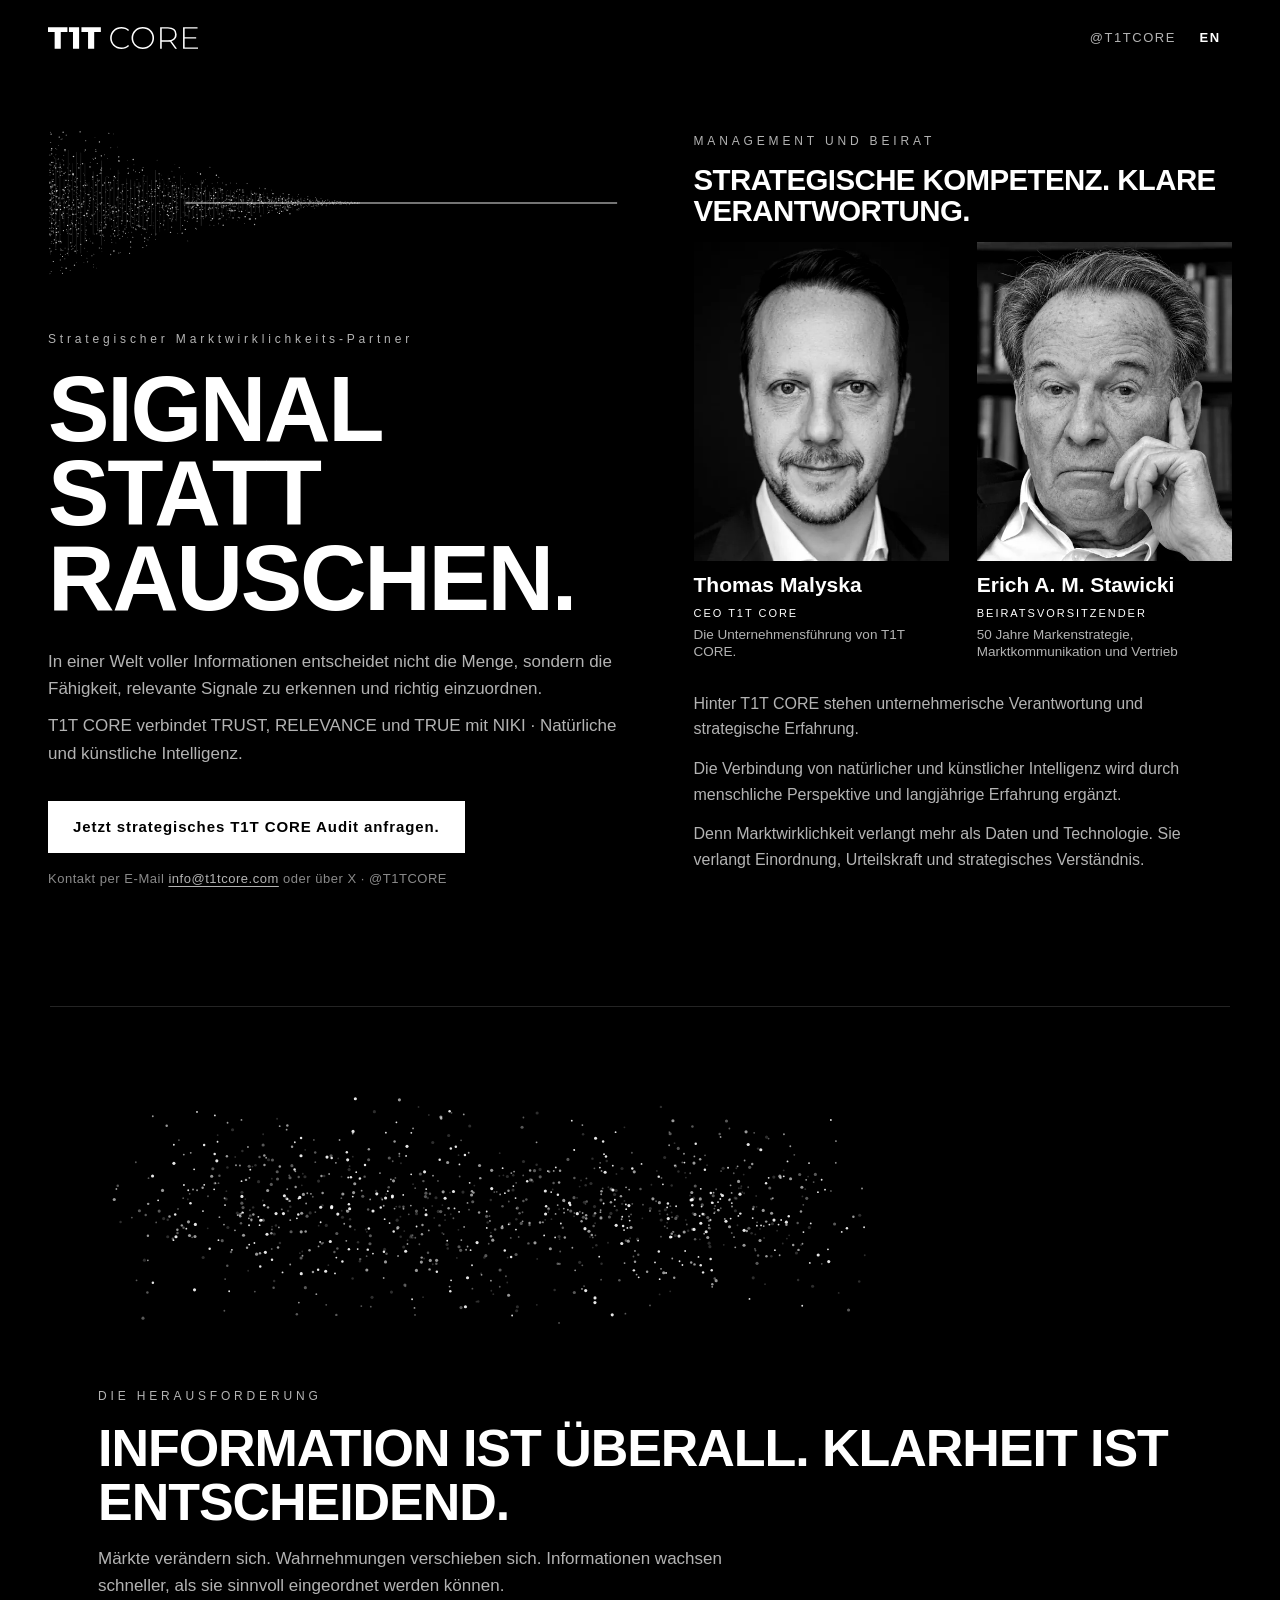
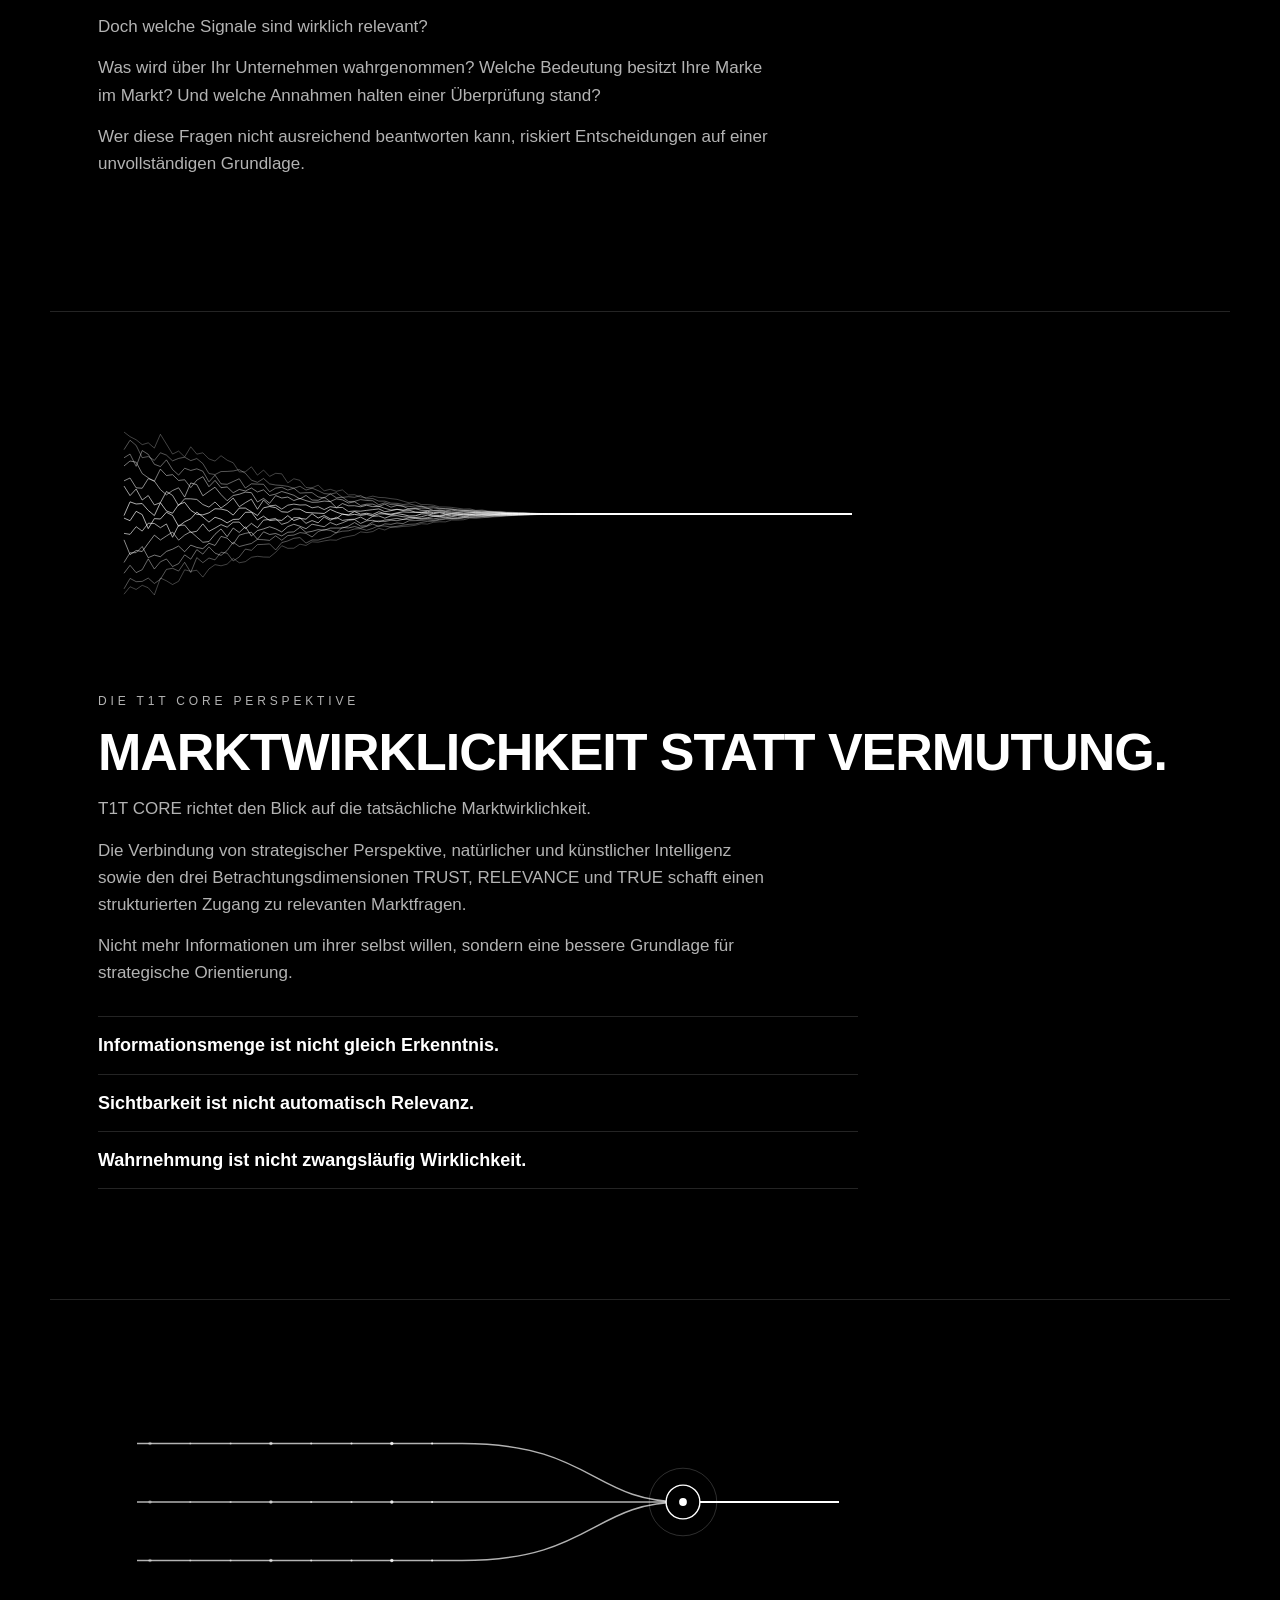
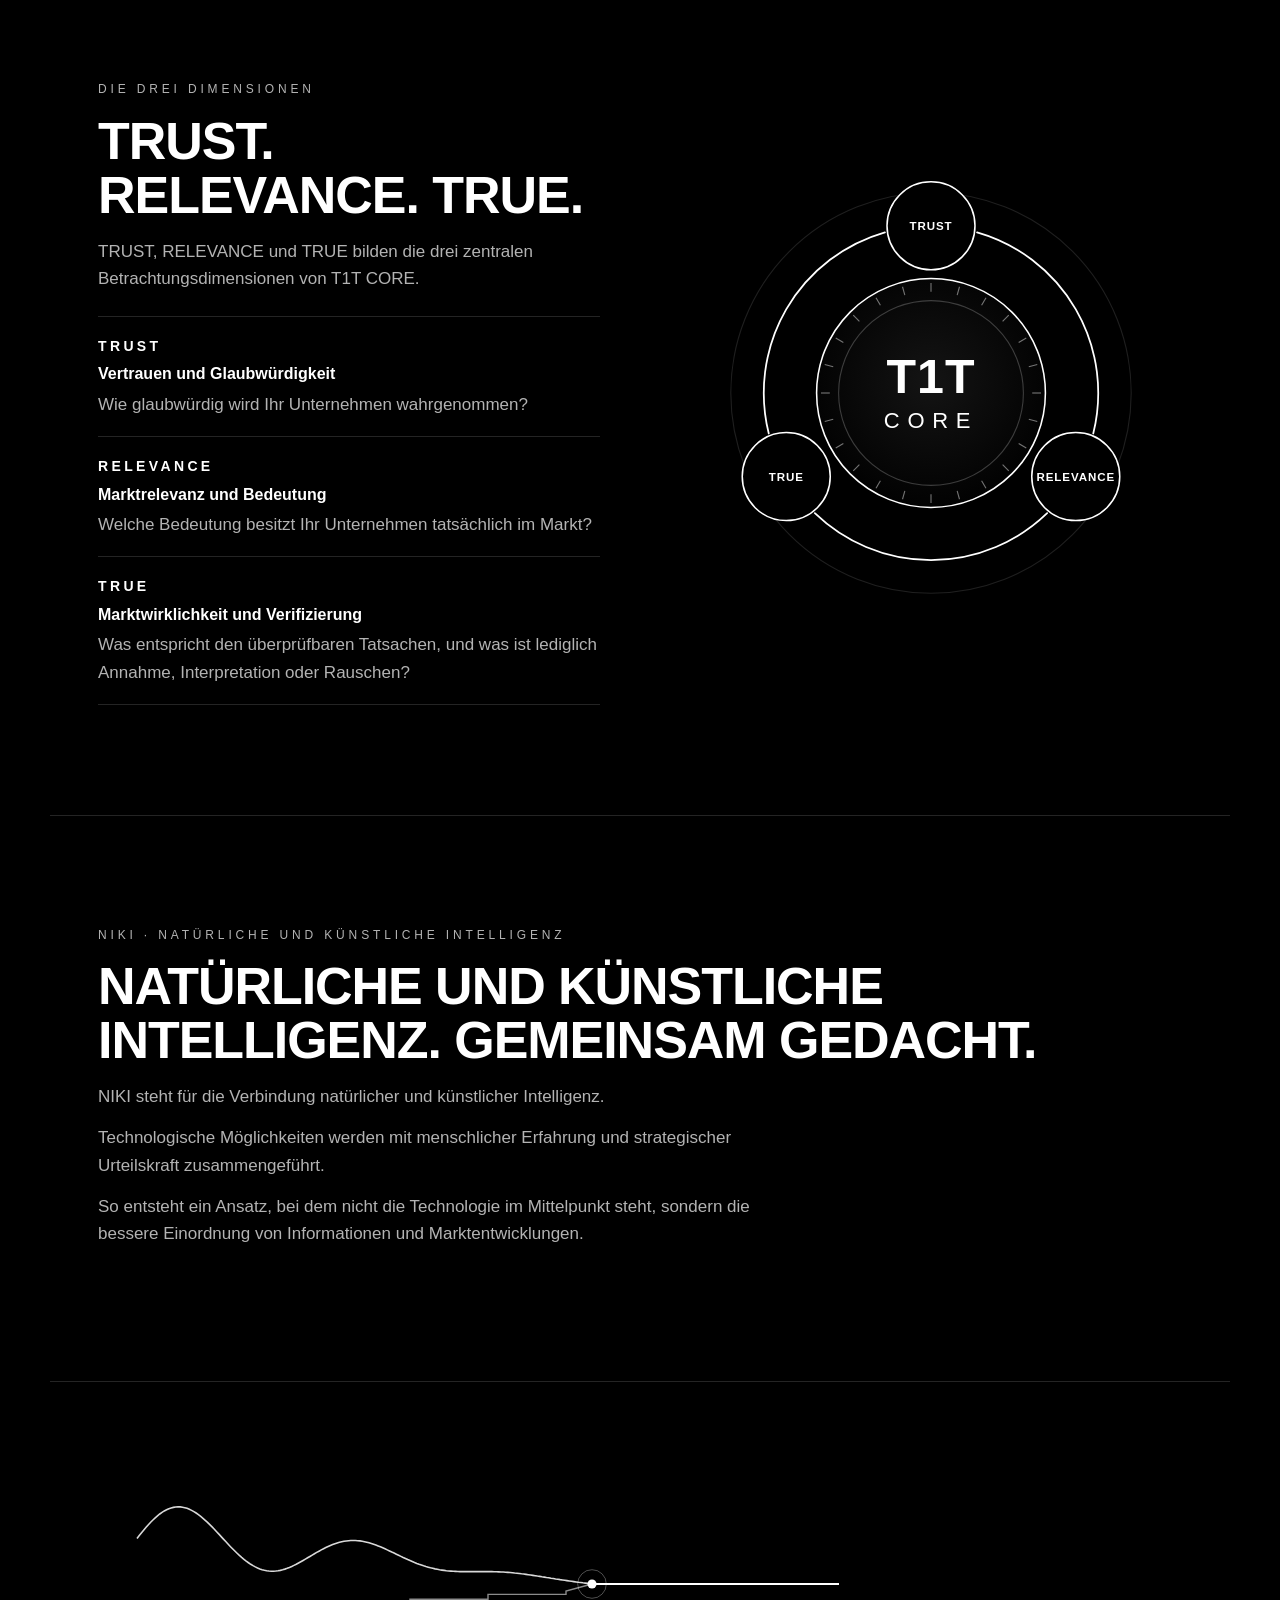
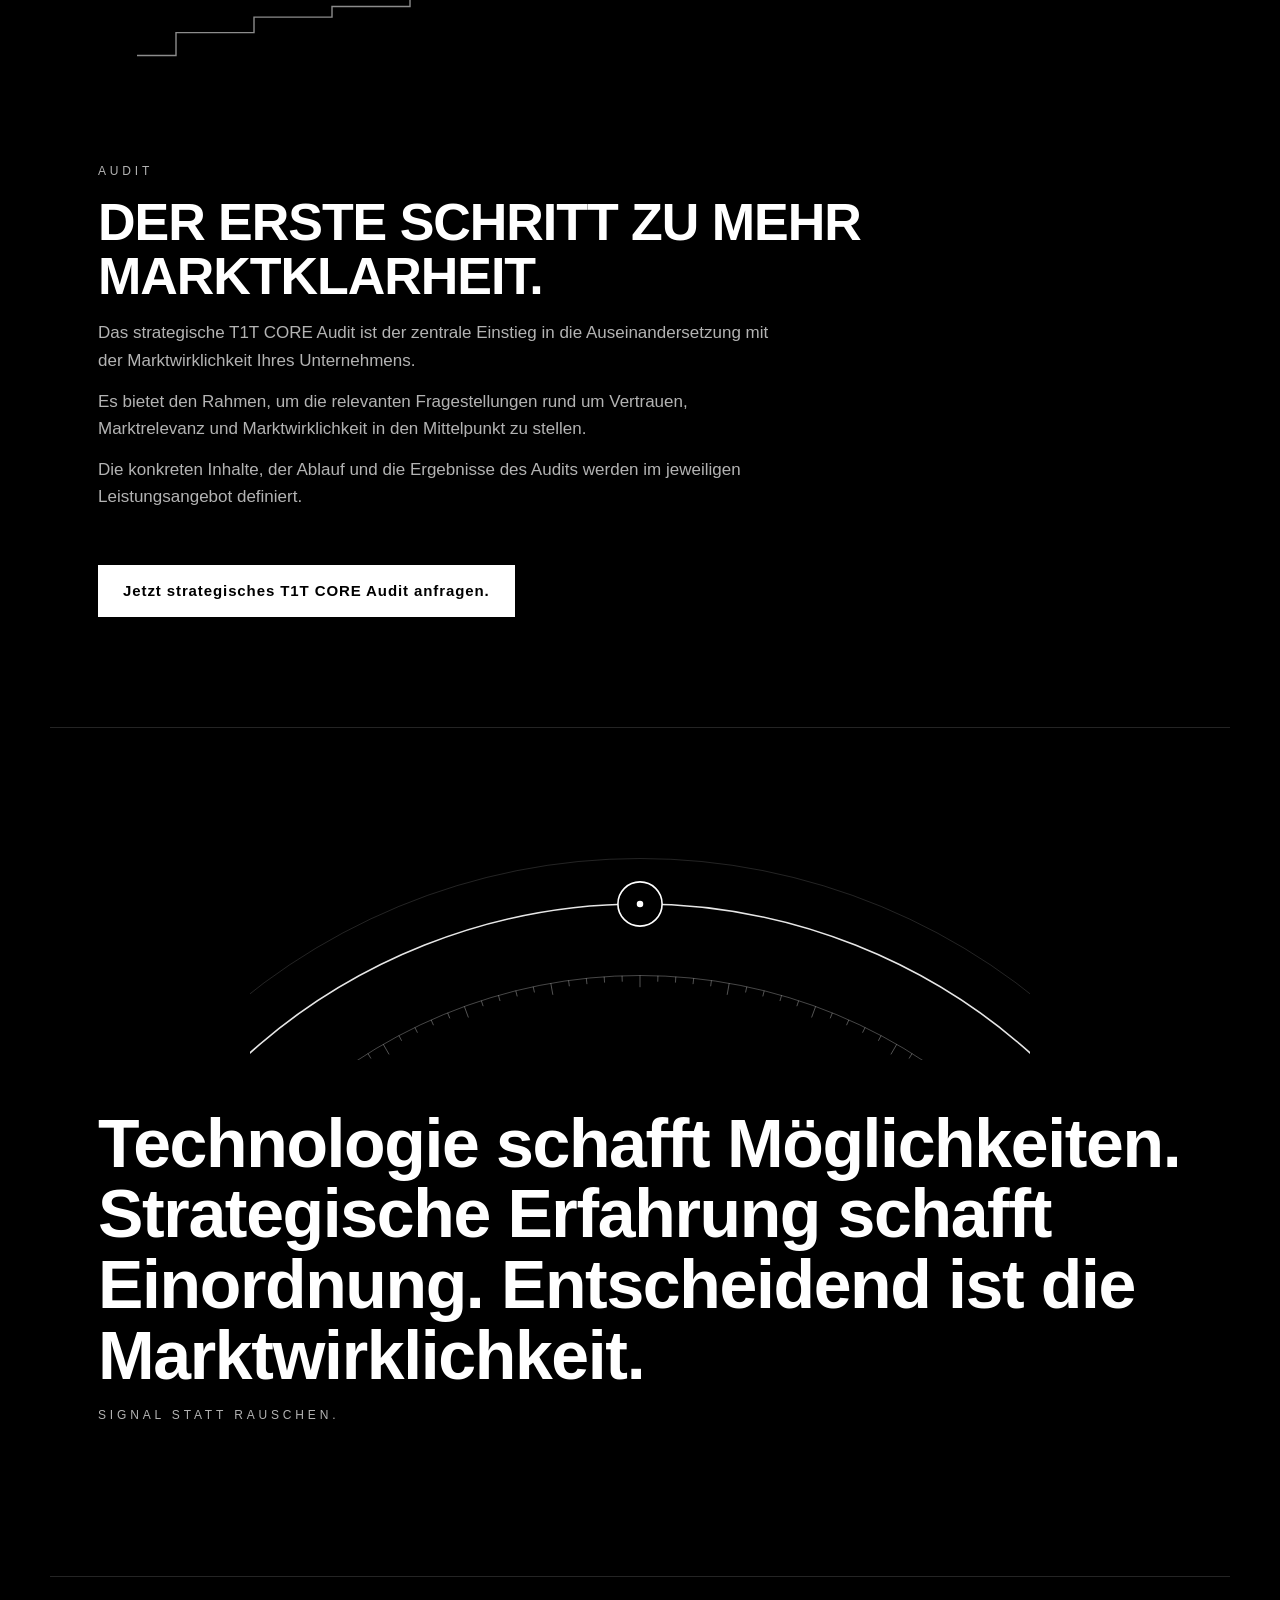
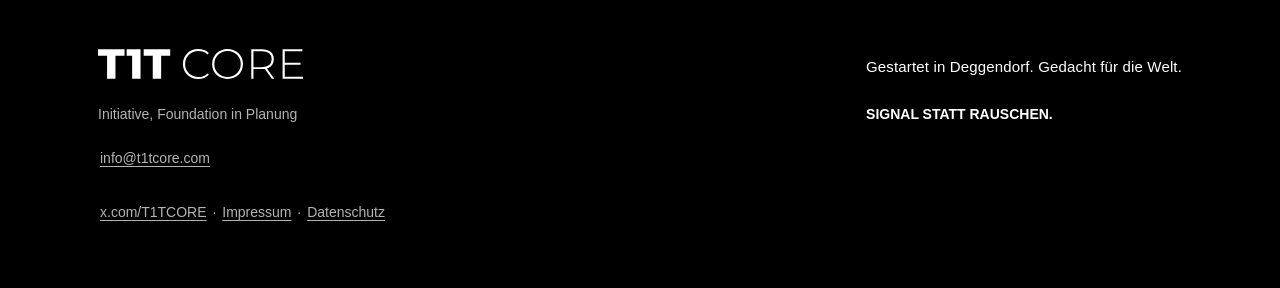
<file: index.html>
<!DOCTYPE html>
<html lang="de">
<head>
<meta charset="utf-8">
<meta name="viewport" content="width=device-width, initial-scale=1, viewport-fit=cover">
<meta name="robots" content="index, follow">
<meta name="theme-color" content="#000000">
<meta name="color-scheme" content="dark">
<title>T1T CORE · Signal statt Rauschen</title>
<meta name="description" content="T1T CORE · SIGNAL STATT RAUSCHEN. Strategischer Marktwirklichkeits-Partner. TRUST · RELEVANCE · TRUE mit NIKI · Natürliche und künstliche Intelligenz.">
<link rel="canonical" href="https://t1tcore.com/">
<link rel="alternate" hreflang="de" href="https://t1tcore.com/">
<link rel="alternate" hreflang="en" href="https://t1tcore.com/en/">
<link rel="alternate" hreflang="x-default" href="https://t1tcore.com/">
<link rel="icon" href="assets/favicon-t1t-16.png" sizes="16x16" type="image/png">
<link rel="manifest" href="assets/site.webmanifest">
<meta property="og:type" content="website">
<meta property="og:site_name" content="T1T Core">
<meta property="og:url" content="https://t1tcore.com/">
<meta property="og:title" content="T1T CORE · Signal statt Rauschen">
<meta property="og:description" content="T1T CORE · SIGNAL STATT RAUSCHEN. Strategischer Marktwirklichkeits-Partner. TRUST · RELEVANCE · TRUE mit NIKI · Natürliche und künstliche Intelligenz.">
<meta property="og:image" content="https://t1tcore.com/assets/og-t1t-core-logo-1200x630.jpg">
<meta property="og:image:type" content="image/jpeg">
<meta property="og:image:width" content="1200">
<meta property="og:image:height" content="630">
<meta property="og:image:alt" content="T1T CORE Logo, weiß auf Schwarz, mit einer klaren weißen Signallinie.">
<meta property="og:locale" content="de_DE">
<meta property="og:locale:alternate" content="en_US">
<meta name="twitter:card" content="summary_large_image">
<meta name="twitter:site" content="@T1TCORE">
<meta name="twitter:title" content="T1T CORE · Signal statt Rauschen">
<meta name="twitter:description" content="T1T CORE · SIGNAL STATT RAUSCHEN. Strategischer Marktwirklichkeits-Partner. TRUST · RELEVANCE · TRUE mit NIKI · Natürliche und künstliche Intelligenz.">
<meta name="twitter:image" content="https://t1tcore.com/assets/og-t1t-core-logo-1200x630.jpg">
<script type="application/ld+json">
{
  "@context": "https://schema.org",
  "@graph": [
    {
      "@type": "Organization",
      "@id": "https://t1tcore.com/#organization",
      "name": "T1T Core",
      "url": "https://t1tcore.com/",
      "logo": "https://t1tcore.com/assets/icon-t1t-512.png",
      "slogan": "SIGNAL STATT RAUSCHEN.",
      "description": "Strategischer Marktwirklichkeits-Partner. TRUST · RELEVANCE · TRUE mit NIKI · Natürliche und künstliche Intelligenz.",
      "founder": {
        "@type": "Person",
        "name": "Thomas Malyska"
      },
      "address": {
        "@type": "PostalAddress",
        "addressLocality": "Deggendorf",
        "postalCode": "94469",
        "addressCountry": "DE"
      },
      "sameAs": [
        "https://x.com/T1TCORE"
      ],
      "contactPoint": {
        "@type": "ContactPoint",
        "url": "https://x.com/T1TCORE",
        "contactType": "customer service"
      }
    },
    {
      "@type": "WebSite",
      "@id": "https://t1tcore.com/#website",
      "name": "T1T Core",
      "url": "https://t1tcore.com/",
      "inLanguage": ["de", "en"],
      "publisher": {
        "@id": "https://t1tcore.com/#organization"
      }
    }
  ]
}
</script>
<link rel="icon" href="assets/favicon-t1t.svg" type="image/svg+xml">
<link rel="icon" href="assets/favicon-t1t-32.png" sizes="32x32" type="image/png">
<link rel="apple-touch-icon" href="assets/apple-touch-icon-t1t.png">
<link rel="stylesheet" href="assets/cd.css">
<link rel="stylesheet" href="assets/zwischen.css">
<script>try{if(new URLSearchParams(location.search).get("lang")==="en")location.replace("en/")}catch(e){}</script>
</head>
<body>
<header class="top">
  <a class="logo" href="./"><img src="assets/logo/t1t-core-logo-weiss.svg" width="969" height="142" alt="T1T CORE Logo · zur Startseite"></a>
  <nav class="top-r">
    <a class="xl" href="https://x.com/T1TCORE" target="_blank" rel="noopener noreferrer" aria-label="@T1TCORE · öffnet X in neuem Tab">@T1TCORE</a>
    <a class="lang" href="en/" hreflang="en" lang="en" aria-label="English version">EN</a>
  </nav>
</header>
<main>
<div class="intro">
<section class="hero">
  <picture class="signal-pic"><source srcset="assets/signal-animiert.svg?v=20261119" type="image/svg+xml" media="(prefers-reduced-motion: no-preference)"><img class="signal" src="assets/signal.svg" width="1200" height="360" alt="" aria-hidden="true"></picture>
  <p class="kicker">Strategischer Marktwirklichkeits&#8209;Partner</p>
  <h1 class="claim"><span>SIGNAL</span><span>STATT</span><span>RAUSCHEN.</span></h1>
  <div class="h-sub"><p>In einer Welt voller Informationen entscheidet nicht die Menge, sondern die Fähigkeit, relevante Signale zu erkennen und richtig einzuordnen.</p><p>T1T CORE verbindet TRUST, RELEVANCE und TRUE mit NIKI · Natürliche und künstliche Intelligenz.</p></div>
  <!-- ausgeblendet 19.11.2026 14:30 (Thomas: Claim am Anfang raus, SIGNAL STATT RAUSCHEN bleibt). Nicht geloescht:
  <h1 class="h-q">Was sieht Ihr Markt, was Sie selbst vielleicht noch nicht sehen?</h1>
  <p class="h-claim">T1T CORE · System für Marktwirklichkeit.</p>
  <p>Für mehr Klarheit über die tatsächliche Marktwirklichkeit Ihres Unternehmens.</p>
  <p class="h-motif">SIGNAL STATT RAUSCHEN.</p>
  -->
  <a class="btn" href="mailto:info@t1tcore.com?subject=Anfrage%20strategisches%20T1T%20CORE%20Audit">Jetzt strategisches T1T CORE Audit anfragen.</a>
  <p class="note">Kontakt per E-Mail <a href="mailto:info@t1tcore.com">info@t1tcore.com</a> oder über X · @T1TCORE</p>
</section>

<section class="sec team team-top" aria-labelledby="team-h-de">
  <p class="label">MANAGEMENT UND BEIRAT</p>
  <h2 id="team-h-de">STRATEGISCHE KOMPETENZ. KLARE VERANTWORTUNG.</h2>
  <div class="people">
    <figure class="person">
      <picture>
        <source type="image/webp" srcset="assets/team/thomas-malyska-480.webp?v=20261119 480w, assets/team/thomas-malyska-800.webp?v=20261119 800w" sizes="(min-width: 900px) 300px, 44vw">
        <img src="assets/team/thomas-malyska-800.jpg?v=20261119" width="800" height="1000" loading="lazy" decoding="async" alt="Thomas Malyska · CEO T1T CORE">
      </picture>
      <figcaption><strong>Thomas Malyska</strong><span class="role">CEO T1T CORE</span><span class="exp">Die Unternehmensführung von T1T CORE.</span></figcaption>
    </figure>
    <figure class="person">
      <picture>
        <source type="image/webp" srcset="assets/team/erich-stawicki-480.webp 480w, assets/team/erich-stawicki-800.webp 800w" sizes="(min-width: 900px) 300px, 44vw">
        <img src="assets/team/erich-stawicki-800.jpg" width="800" height="1000" loading="lazy" decoding="async" alt="Erich A. M. Stawicki · Beiratsvorsitzender">
      </picture>
      <figcaption><strong>Erich A. M. Stawicki</strong><span class="role">BEIRATSVORSITZENDER</span><span class="exp">50 Jahre Markenstrategie, Marktkommunikation und Vertrieb</span></figcaption>
    </figure>
  </div>
  <div class="body prose"><p>Hinter T1T CORE stehen unternehmerische Verantwortung und strategische Erfahrung.</p><p>Die Verbindung von natürlicher und künstlicher Intelligenz wird durch menschliche Perspektive und langjährige Erfahrung ergänzt.</p><p>Denn Marktwirklichkeit verlangt mehr als Daten und Technologie. Sie verlangt Einordnung, Urteilskraft und strategisches Verständnis.</p></div>
</section>
</div>

<div class="zb zb-1" aria-hidden="true"><img src="assets/zwischen/zb-1-rauschen.svg" width="1200" height="400" alt="" loading="lazy" decoding="async"></div>
<section class="sec challenge">
  <p class="label">DIE HERAUSFORDERUNG</p>
  <h2>Information ist überall. Klarheit ist entscheidend.</h2>
  <div class="body prose"><p>Märkte verändern sich. Wahrnehmungen verschieben sich. Informationen wachsen schneller, als sie sinnvoll eingeordnet werden können.</p><p>Doch welche Signale sind wirklich relevant?</p><p>Was wird über Ihr Unternehmen wahrgenommen? Welche Bedeutung besitzt Ihre Marke im Markt? Und welche Annahmen halten einer Überprüfung stand?</p><p>Wer diese Fragen nicht ausreichend beantworten kann, riskiert Entscheidungen auf einer unvollständigen Grundlage.</p></div>
</section>

<div class="zb zb-2" aria-hidden="true"><img src="assets/zwischen/zb-2-verdichtung.svg" width="1200" height="400" alt="" loading="lazy" decoding="async"></div>
<section class="sec perspective">
  <p class="label">DIE T1T CORE PERSPEKTIVE</p>
  <h2>Marktwirklichkeit statt Vermutung.</h2>
  <div class="body prose"><p>T1T CORE richtet den Blick auf die tatsächliche Marktwirklichkeit.</p><p>Die Verbindung von strategischer Perspektive, natürlicher und künstlicher Intelligenz sowie den drei Betrachtungsdimensionen TRUST, RELEVANCE und TRUE schafft einen strukturierten Zugang zu relevanten Marktfragen.</p><p>Nicht mehr Informationen um ihrer selbst willen, sondern eine bessere Grundlage für strategische Orientierung.</p></div>
  <ul class="principles"><li>Informationsmenge ist nicht gleich Erkenntnis.</li><li>Sichtbarkeit ist nicht automatisch Relevanz.</li><li>Wahrnehmung ist nicht zwangsläufig Wirklichkeit.</li></ul>
</section>

<div class="zb zb-3" aria-hidden="true"><img src="assets/zwischen/zb-3-drei-ebenen.svg" width="1200" height="400" alt="" loading="lazy" decoding="async"></div>
<section class="sec model">
  <p class="label">DIE DREI DIMENSIONEN</p>
  <h2>TRUST. RELEVANCE. TRUE.</h2>
  <p class="body">TRUST, RELEVANCE und TRUE bilden die drei zentralen Betrachtungsdimensionen von T1T CORE.</p>
  <svg class="model-svg" viewBox="0 0 400 400" role="img" aria-label="Kreismodell: T1T CORE in der Mitte, darum die drei Dimensionen TRUST, RELEVANCE und TRUE.">
  <defs><radialGradient id="g" cx="50%" cy="45%" r="60%"><stop offset="0" stop-color="#141414"/><stop offset="1" stop-color="#000000"/></radialGradient>
  <linearGradient id="gold" x1="0" y1="0" x2="1" y2="1"><stop offset="0" stop-color="#ffffff"/><stop offset=".5" stop-color="#ffffff"/><stop offset="1" stop-color="#cfcfcf"/></linearGradient></defs>
  <circle cx="200" cy="200" r="182" class="ring-out"/>
  <path d="M241.9 53.9 A152 152 0 0 1 347.5 236.8" class="arc"/><path d="M305.6 309.3 A152 152 0 0 1 94.4 309.3" class="arc"/><path d="M52.5 236.8 A152 152 0 0 1 158.1 53.9" class="arc"/>
  <circle cx="200" cy="200" r="104" fill="url(#g)" class="core"/>
  <line x1="292.0" y1="200.0" x2="300.0" y2="200.0" class="tick"/><line x1="288.9" y1="223.8" x2="296.6" y2="225.9" class="tick"/><line x1="279.7" y1="246.0" x2="286.6" y2="250.0" class="tick"/><line x1="265.1" y1="265.1" x2="270.7" y2="270.7" class="tick"/><line x1="246.0" y1="279.7" x2="250.0" y2="286.6" class="tick"/><line x1="223.8" y1="288.9" x2="225.9" y2="296.6" class="tick"/><line x1="200.0" y1="292.0" x2="200.0" y2="300.0" class="tick"/><line x1="176.2" y1="288.9" x2="174.1" y2="296.6" class="tick"/><line x1="154.0" y1="279.7" x2="150.0" y2="286.6" class="tick"/><line x1="134.9" y1="265.1" x2="129.3" y2="270.7" class="tick"/><line x1="120.3" y1="246.0" x2="113.4" y2="250.0" class="tick"/><line x1="111.1" y1="223.8" x2="103.4" y2="225.9" class="tick"/><line x1="108.0" y1="200.0" x2="100.0" y2="200.0" class="tick"/><line x1="111.1" y1="176.2" x2="103.4" y2="174.1" class="tick"/><line x1="120.3" y1="154.0" x2="113.4" y2="150.0" class="tick"/><line x1="134.9" y1="134.9" x2="129.3" y2="129.3" class="tick"/><line x1="154.0" y1="120.3" x2="150.0" y2="113.4" class="tick"/><line x1="176.2" y1="111.1" x2="174.1" y2="103.4" class="tick"/><line x1="200.0" y1="108.0" x2="200.0" y2="100.0" class="tick"/><line x1="223.8" y1="111.1" x2="225.9" y2="103.4" class="tick"/><line x1="246.0" y1="120.3" x2="250.0" y2="113.4" class="tick"/><line x1="265.1" y1="134.9" x2="270.7" y2="129.3" class="tick"/><line x1="279.7" y1="154.0" x2="286.6" y2="150.0" class="tick"/><line x1="288.9" y1="176.2" x2="296.6" y2="174.1" class="tick"/>
  <circle cx="200" cy="200" r="84" class="core-in"/>
  <text x="200" y="200" text-anchor="middle" class="core-t1">T1T</text>
  <text x="200" y="232" text-anchor="middle" class="core-t2">CORE</text>
  <g class="node"><circle cx="200.0" cy="48.0" r="40"/><text x="200.0" y="52.0" class="node-t" text-anchor="middle">TRUST</text></g><g class="node"><circle cx="331.6" cy="276.0" r="40"/><text x="331.6" y="280.0" class="node-t" text-anchor="middle">RELEVANCE</text></g><g class="node"><circle cx="68.4" cy="276.0" r="40"/><text x="68.4" y="280.0" class="node-t" text-anchor="middle">TRUE</text></g>
</svg>
  <ul class="stages dims"><li><strong>TRUST</strong><em>Vertrauen und Glaubwürdigkeit</em><span>Wie glaubwürdig wird Ihr Unternehmen wahrgenommen?</span></li><li><strong>RELEVANCE</strong><em>Marktrelevanz und Bedeutung</em><span>Welche Bedeutung besitzt Ihr Unternehmen tatsächlich im Markt?</span></li><li><strong>TRUE</strong><em>Marktwirklichkeit und Verifizierung</em><span>Was entspricht den überprüfbaren Tatsachen, und was ist lediglich Annahme, Interpretation oder Rauschen?</span></li></ul>
</section>

<section class="sec niki">
  <p class="label">NIKI · NATÜRLICHE UND KÜNSTLICHE INTELLIGENZ</p>
  <h2>Natürliche und künstliche Intelligenz. Gemeinsam gedacht.</h2>
  <div class="body prose"><p>NIKI steht für die Verbindung natürlicher und künstlicher Intelligenz.</p><p>Technologische Möglichkeiten werden mit menschlicher Erfahrung und strategischer Urteilskraft zusammengeführt.</p><p>So entsteht ein Ansatz, bei dem nicht die Technologie im Mittelpunkt steht, sondern die bessere Einordnung von Informationen und Marktentwicklungen.</p></div>
</section>


<div class="zb zb-4" aria-hidden="true"><img src="assets/zwischen/zb-4-niki.svg" width="1200" height="400" alt="" loading="lazy" decoding="async"></div>
<section class="sec audit">
  <p class="label">AUDIT</p>
  <h2>Der erste Schritt zu mehr Marktklarheit.</h2>
  <div class="body prose"><p>Das strategische T1T CORE Audit ist der zentrale Einstieg in die Auseinandersetzung mit der Marktwirklichkeit Ihres Unternehmens.</p><p>Es bietet den Rahmen, um die relevanten Fragestellungen rund um Vertrauen, Marktrelevanz und Marktwirklichkeit in den Mittelpunkt zu stellen.</p><p>Die konkreten Inhalte, der Ablauf und die Ergebnisse des Audits werden im jeweiligen Leistungsangebot definiert.</p></div>
  <a class="btn" href="mailto:info@t1tcore.com?subject=Anfrage%20strategisches%20T1T%20CORE%20Audit">Jetzt strategisches T1T CORE Audit anfragen.</a>
  <!-- ausgeblendet 19.11.2026 15:12 (Thomas: das raus). Nicht geloescht:
  <p class="tax">Rechnung über Fotomek. Gemäß § 19 UStG wird keine Umsatzsteuer ausgewiesen.</p>
  -->
</section>

<div class="zb zb-5" aria-hidden="true"><img src="assets/zwischen/zb-5-kreis.svg" width="1200" height="400" alt="" loading="lazy" decoding="async"></div>
<section class="statement">
  <p class="st-line">Technologie schafft Möglichkeiten. Strategische Erfahrung schafft Einordnung. Entscheidend ist die Marktwirklichkeit.</p>
  <p class="st-sub">SIGNAL STATT RAUSCHEN.</p>
</section>

<!-- ausgeblendet 19.11.2026 nach Masterdokument v1.1 (alte Produktbezeichnung TRUST Analyse, alter Leitsatz, Vertrauensleiste). Nicht geloescht:
<section class="sec quote">
  <p class="label">LEITSATZ</p>
  <figure class="q">
    <picture>
      <source type="image/webp" srcset="assets/personen/thomas-malyska-ceo-hoch-480x600.webp 480w, assets/personen/thomas-malyska-ceo-hoch-670x837.webp 670w" sizes="(min-width: 900px) 320px, 40vw">
      <img src="assets/personen/thomas-malyska-ceo-hoch-670x837.jpg" width="670" height="837" loading="lazy" decoding="async" alt="Thomas Malyska · CEO T1T CORE">
    </picture>
    <blockquote><p>„Vertrauen entsteht nicht durch Rechenleistung.“</p></blockquote>
    <figcaption>Thomas Malyska · CEO T1T CORE</figcaption>
  </figure>
  <div class="q-body"><p>Rechenleistung schafft Antworten.</p><p>Vertrauen entsteht durch Glaubwürdigkeit.</p><p>Wir analysieren. Wir prüfen. Wir hinterfragen.</p></div>
</section>
<section class="sec flow">
  <p class="label">TRUST ANALYSE</p>
  <h2>So funktioniert die TRUST Analyse.</h2>
  <ol class="steps"><li class="step"><span class="step-n" aria-hidden="true">1</span><div><h3>Analyse</h3><p>Wir prüfen deine Marke. Neutral und objektiv.</p></div></li><li class="step"><span class="step-n" aria-hidden="true">2</span><div><h3>Bewertung</h3><p>Einordnung nach TRUST · RELEVANCE · TRUE.</p></div></li><li class="step"><span class="step-n" aria-hidden="true">3</span><div><h3>Insights</h3><p>Stärken, Schwachstellen und Chancen erkennen.</p></div></li><li class="step"><span class="step-n" aria-hidden="true">4</span><div><h3>Empfehlungen</h3><p>Konkrete Maßnahmen für mehr Vertrauen und Wirkung.</p></div></li><li class="step"><span class="step-n" aria-hidden="true">5</span><div><h3>Wachstum</h3><p>Umsetzen. Optimieren. Vertrauen steigern.</p></div></li></ol>
  <p class="body small">Jedes Ergebnis prüft Thomas Malyska persönlich. Nach dem NIKI Prinzip: Natürliche Intelligenz und Künstliche Intelligenz im Einklang. Der Mensch hat das letzte Wort.</p>
  <div class="price">
    <p class="label">TRUST ANALYSE</p>
    <p class="price-s">Dauer bis zum Ergebnis: 3 Tage.</p>
    <a class="btn" href="https://x.com/T1TCORE" target="_blank" rel="noopener noreferrer">Analyse anfragen auf X</a>
    <p class="tax">Rechnung über Fotomek. Gemäß § 19 UStG wird keine Umsatzsteuer ausgewiesen.</p>
  </div>
</section>
<section class="statement">
  <p class="st-line">Wir machen Vertrauen messbar.</p>
  <p class="st-sub">Signal statt Rauschen.</p>
</section>
<section class="sec trustbar" aria-label="WORAUF DU DICH VERLASSEN KANNST">
  <p class="label">WORAUF DU DICH VERLASSEN KANNST</p>
  <ul class="tb"><li><svg viewBox="0 0 24 24" aria-hidden="true" class="ti"><path d="M12 3l7 3v5c0 4.5-3 8.3-7 10-4-1.7-7-5.5-7-10V6l7-3z"/><path d="M8.5 12l2.5 2.5 4.5-5"/></svg><div><strong>Persönlich geprüft</strong><span>Von Thomas Malyska, jedes Ergebnis.</span></div></li><li><svg viewBox="0 0 24 24" aria-hidden="true" class="ti"><circle cx="12" cy="12" r="8"/><circle cx="12" cy="12" r="4"/><circle cx="12" cy="12" r="1"/></svg><div><strong>NIKI Prinzip</strong><span>Mensch und Maschine. Der Mensch entscheidet.</span></div></li><li><svg viewBox="0 0 24 24" aria-hidden="true" class="ti"><path d="M4 20h16"/><path d="M6 16v-3M10 16v-6M14 16v-4M18 16V7"/></svg><div><strong>Ehrlicher Zeitplan</strong><span>3 Tage bis zum Ergebnis.</span></div></li><li><svg viewBox="0 0 24 24" aria-hidden="true" class="ti"><path d="M4 5h16v11H9l-5 4V5z"/><path d="M8 10h8M8 13h5"/></svg><div><strong>Direkter Kontakt</strong><span>Über X · @T1TCORE.</span></div></li></ul>
</section>
-->
</main>

<footer class="foot">
  <img src="assets/logo/t1t-core-logo-weiss.svg" width="969" height="142" alt="T1T CORE" class="foot-logo">
  <p>Initiative, Foundation in Planung</p>
  <p>Gestartet in Deggendorf. Gedacht für die Welt.</p>
  <p class="foot-claim">SIGNAL STATT RAUSCHEN.</p>
  <p class="foot-links"><a href="mailto:info@t1tcore.com">info@t1tcore.com</a></p>
  <p class="foot-links"><a href="https://x.com/T1TCORE" target="_blank" rel="noopener noreferrer">x.com/T1TCORE</a> · <a href="impressum.html">Impressum</a> · <a href="datenschutz.html">Datenschutz</a></p>
</footer>
</body>
</html>
</file>
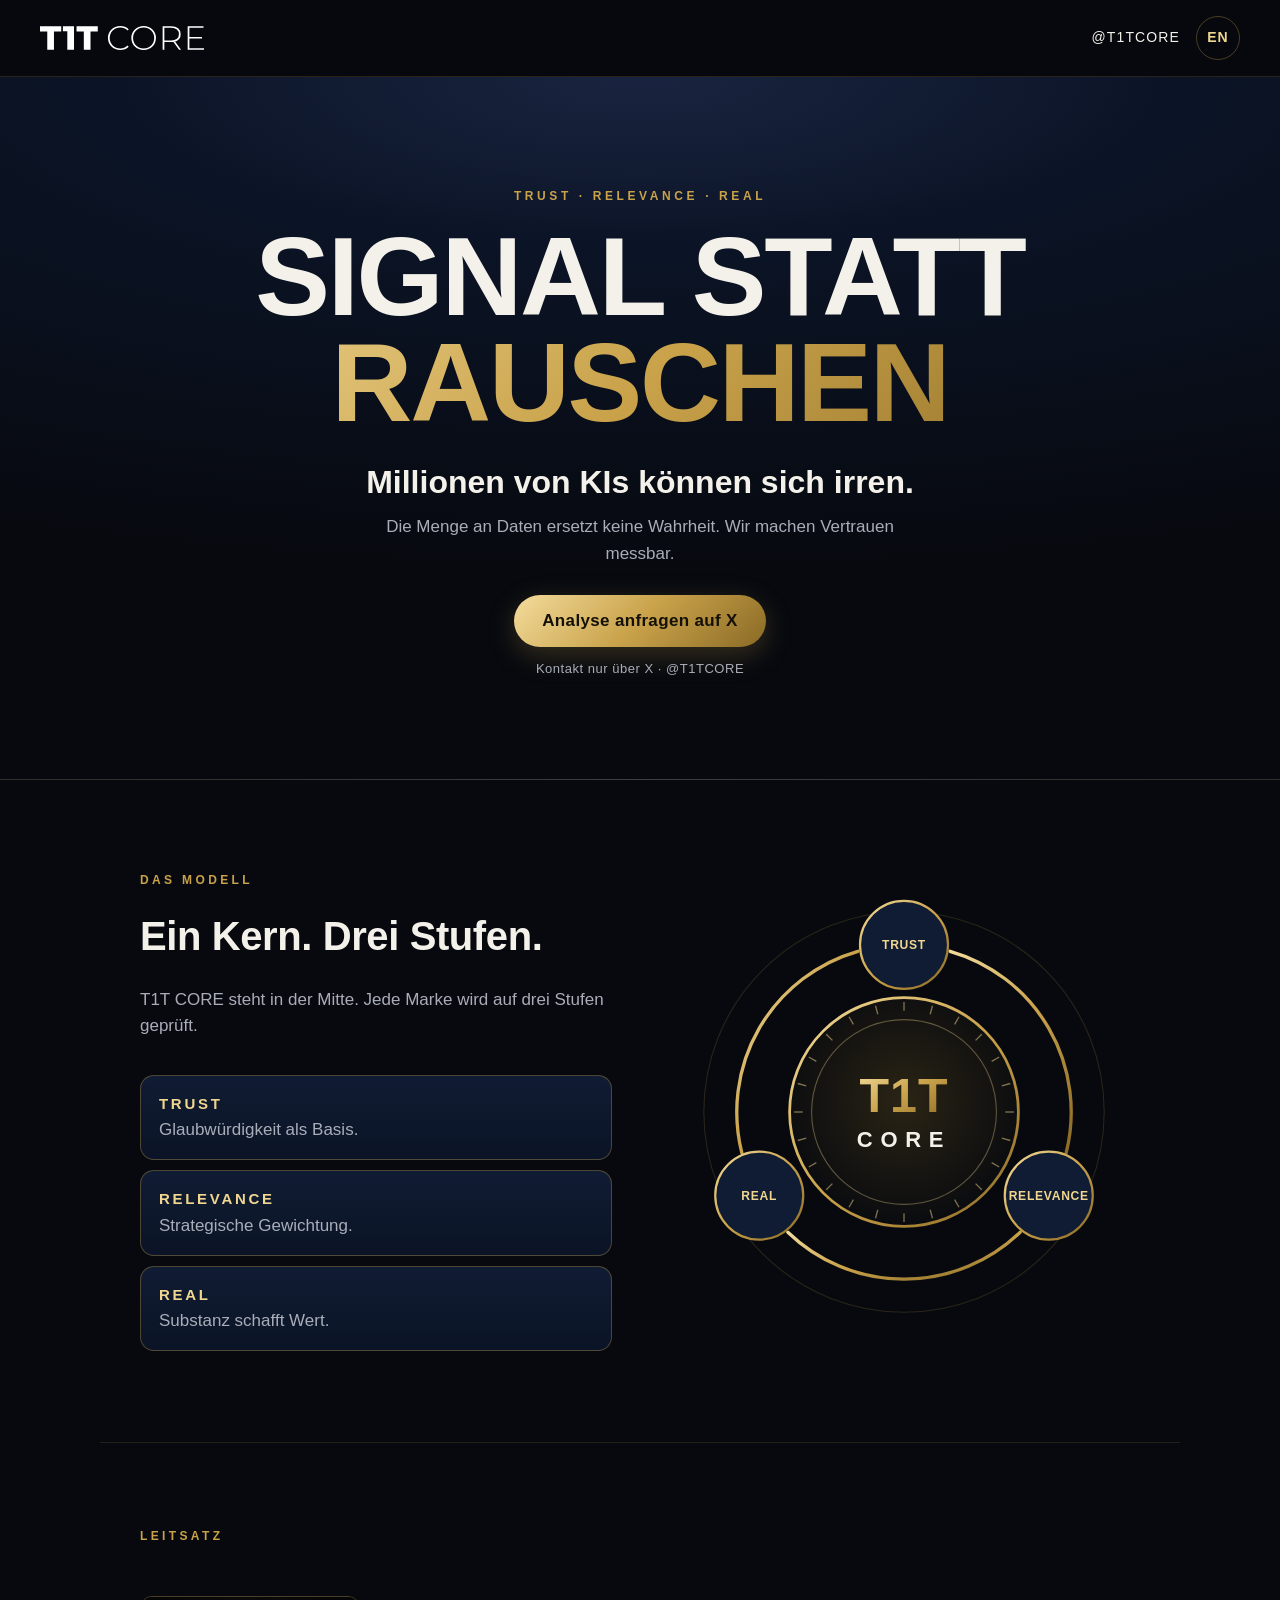
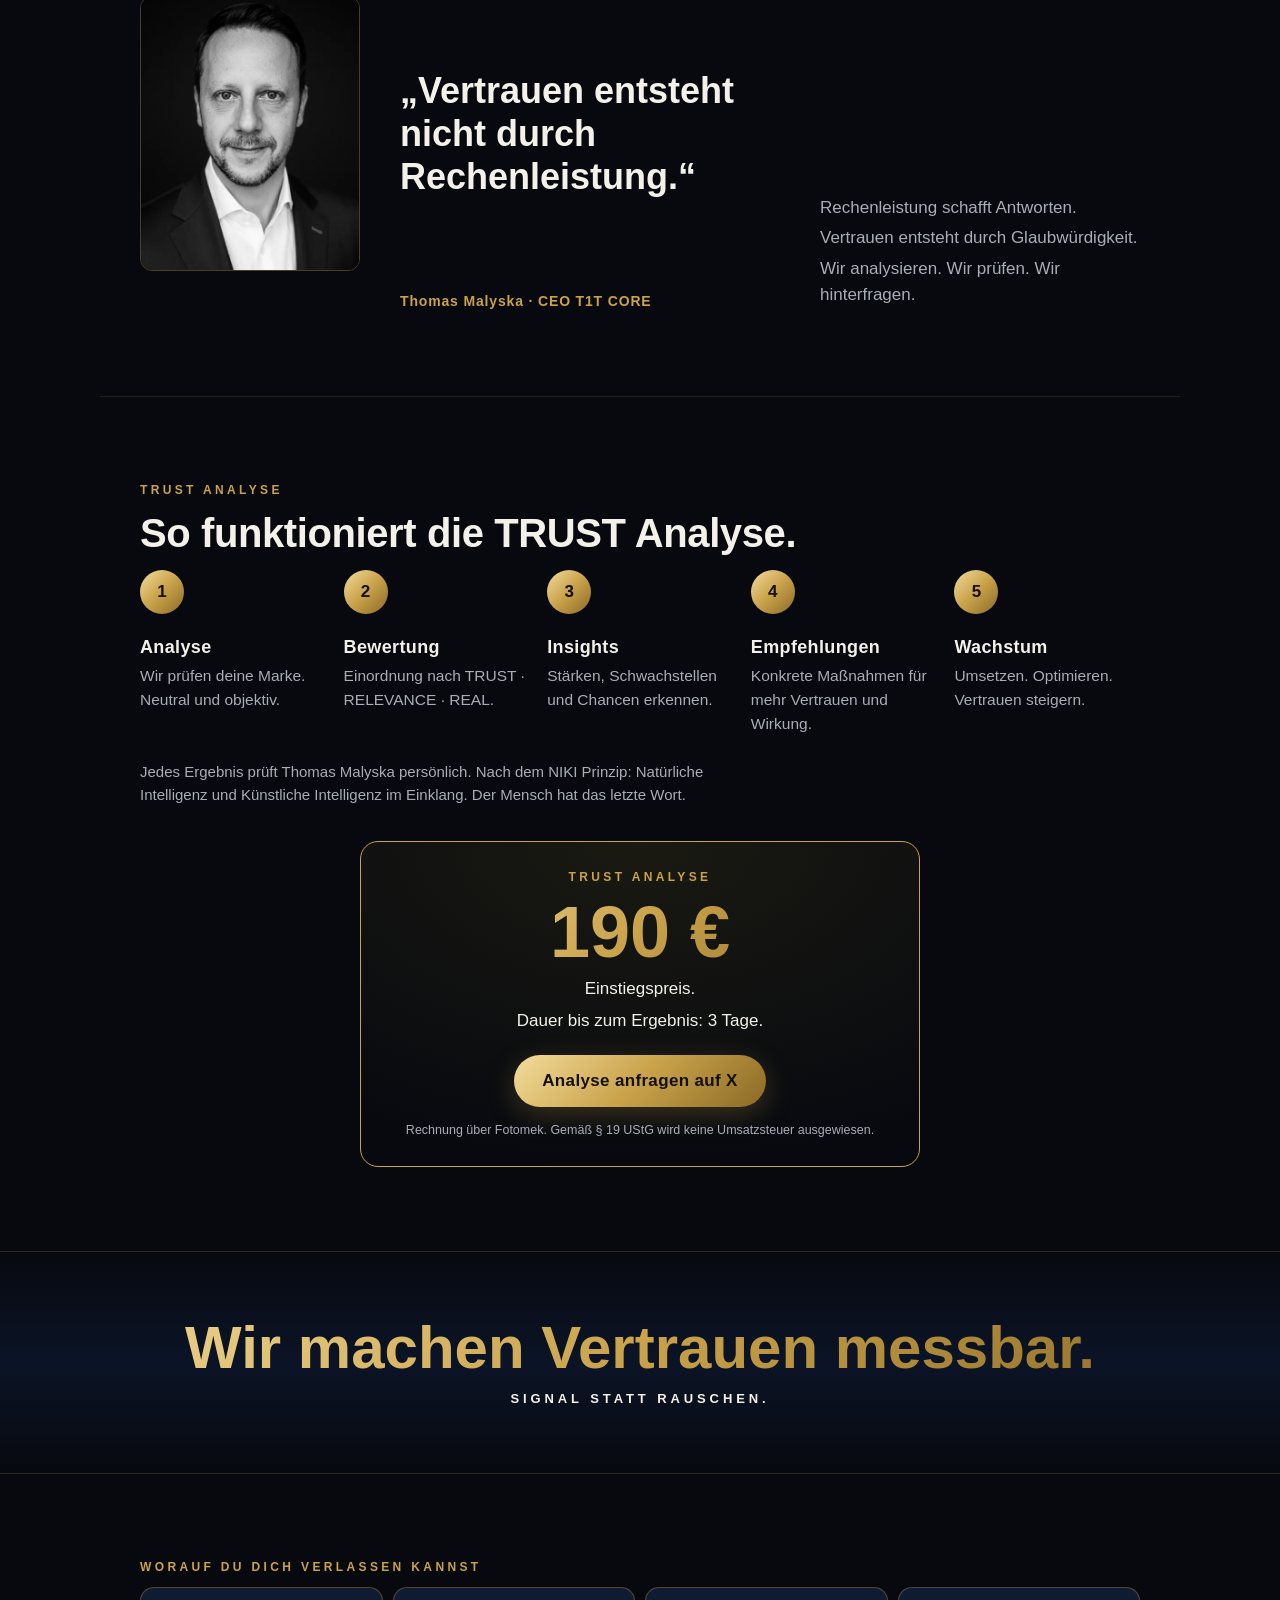
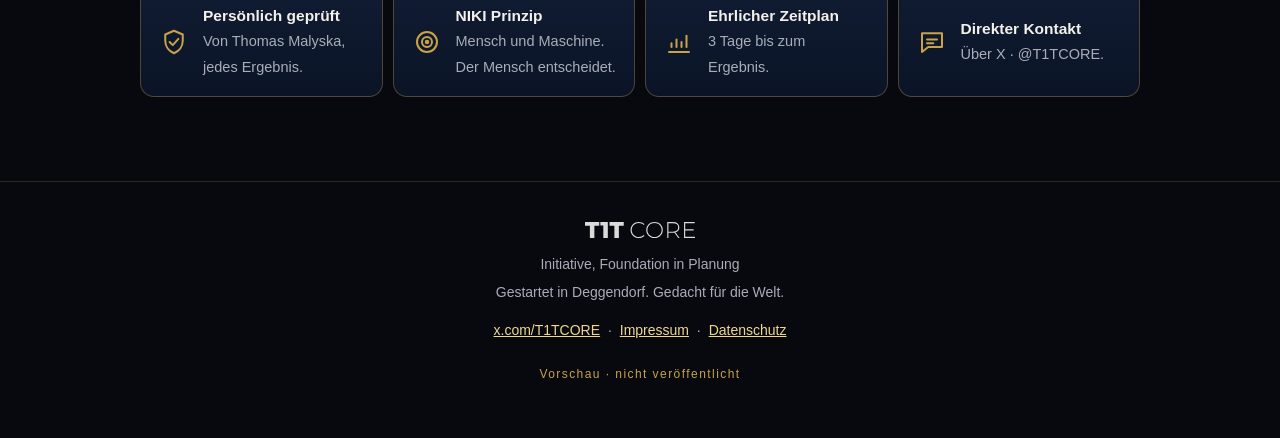
<file: alternative/index.html>
<!DOCTYPE html>
<html lang="de">
<head>
<meta charset="utf-8">
<meta name="viewport" content="width=device-width, initial-scale=1, viewport-fit=cover">
<meta name="robots" content="noindex, nofollow">
<meta name="theme-color" content="#07090f">
<meta name="color-scheme" content="dark">
<title>T1T CORE · Signal statt Rauschen</title>
<meta name="description" content="T1T CORE macht Vertrauen messbar. TRUST · RELEVANCE · REAL. Die TRUST Analyse nach dem NIKI Prinzip.">
<link rel="icon" href="assets/favicon-t1t.svg" type="image/svg+xml">
<link rel="icon" href="assets/favicon-t1t-32.png" sizes="32x32" type="image/png">
<link rel="apple-touch-icon" href="assets/apple-touch-icon-t1t.png">
<link rel="stylesheet" href="assets/alt.css">
<script>try{if(new URLSearchParams(location.search).get("lang")==="en")location.replace("en/")}catch(e){}</script>
</head>
<body>
<header class="top">
  <a class="logo" href="./"><img src="assets/logo/t1t-core-logo-weiss.svg" width="969" height="142" alt="T1T CORE Logo · zur Startseite"></a>
  <nav class="top-r">
    <a class="xl" href="https://x.com/T1TCORE" target="_blank" rel="noopener noreferrer" aria-label="@T1TCORE · öffnet X in neuem Tab">@T1TCORE</a>
    <a class="lang" href="en/" hreflang="en" lang="en" aria-label="English version">EN</a>
  </nav>
</header>
<main>
<section class="hero">
  <p class="kicker">TRUST · RELEVANCE · REAL</p>
  <h1 class="claim"><span>SIGNAL STATT</span> <span class="gold">RAUSCHEN</span></h1>
  <p class="h-lead">Millionen von KIs können sich irren.</p>
  <p class="h-sub">Die Menge an Daten ersetzt keine Wahrheit. Wir machen Vertrauen messbar.</p>
  <a class="btn" href="https://x.com/T1TCORE" target="_blank" rel="noopener noreferrer">Analyse anfragen auf X</a>
  <p class="note">Kontakt nur über X · @T1TCORE</p>
</section>

<section class="sec model">
  <p class="label">DAS MODELL</p>
  <h2>Ein Kern. Drei Stufen.</h2>
  <p class="body">T1T CORE steht in der Mitte. Jede Marke wird auf drei Stufen geprüft.</p>
  <svg class="model-svg" viewBox="0 0 400 400" role="img" aria-label="Kreismodell: T1T CORE in der Mitte, darum TRUST, RELEVANCE und REAL.">
  <defs><radialGradient id="g" cx="50%" cy="45%" r="60%"><stop offset="0" stop-color="#2a2414"/><stop offset="1" stop-color="#07090f"/></radialGradient>
  <linearGradient id="gold" x1="0" y1="0" x2="1" y2="1"><stop offset="0" stop-color="#f3dc9b"/><stop offset=".5" stop-color="#c9a24a"/><stop offset="1" stop-color="#8a6a25"/></linearGradient></defs>
  <circle cx="200" cy="200" r="182" class="ring-out"/>
  <path d="M241.9 53.9 A152 152 0 0 1 347.5 236.8" class="arc"/><path d="M305.6 309.3 A152 152 0 0 1 94.4 309.3" class="arc"/><path d="M52.5 236.8 A152 152 0 0 1 158.1 53.9" class="arc"/>
  <circle cx="200" cy="200" r="104" fill="url(#g)" class="core"/>
  <line x1="292.0" y1="200.0" x2="300.0" y2="200.0" class="tick"/><line x1="288.9" y1="223.8" x2="296.6" y2="225.9" class="tick"/><line x1="279.7" y1="246.0" x2="286.6" y2="250.0" class="tick"/><line x1="265.1" y1="265.1" x2="270.7" y2="270.7" class="tick"/><line x1="246.0" y1="279.7" x2="250.0" y2="286.6" class="tick"/><line x1="223.8" y1="288.9" x2="225.9" y2="296.6" class="tick"/><line x1="200.0" y1="292.0" x2="200.0" y2="300.0" class="tick"/><line x1="176.2" y1="288.9" x2="174.1" y2="296.6" class="tick"/><line x1="154.0" y1="279.7" x2="150.0" y2="286.6" class="tick"/><line x1="134.9" y1="265.1" x2="129.3" y2="270.7" class="tick"/><line x1="120.3" y1="246.0" x2="113.4" y2="250.0" class="tick"/><line x1="111.1" y1="223.8" x2="103.4" y2="225.9" class="tick"/><line x1="108.0" y1="200.0" x2="100.0" y2="200.0" class="tick"/><line x1="111.1" y1="176.2" x2="103.4" y2="174.1" class="tick"/><line x1="120.3" y1="154.0" x2="113.4" y2="150.0" class="tick"/><line x1="134.9" y1="134.9" x2="129.3" y2="129.3" class="tick"/><line x1="154.0" y1="120.3" x2="150.0" y2="113.4" class="tick"/><line x1="176.2" y1="111.1" x2="174.1" y2="103.4" class="tick"/><line x1="200.0" y1="108.0" x2="200.0" y2="100.0" class="tick"/><line x1="223.8" y1="111.1" x2="225.9" y2="103.4" class="tick"/><line x1="246.0" y1="120.3" x2="250.0" y2="113.4" class="tick"/><line x1="265.1" y1="134.9" x2="270.7" y2="129.3" class="tick"/><line x1="279.7" y1="154.0" x2="286.6" y2="150.0" class="tick"/><line x1="288.9" y1="176.2" x2="296.6" y2="174.1" class="tick"/>
  <circle cx="200" cy="200" r="84" class="core-in"/>
  <text x="200" y="200" text-anchor="middle" class="core-t1">T1T</text>
  <text x="200" y="232" text-anchor="middle" class="core-t2">CORE</text>
  <g class="node"><circle cx="200.0" cy="48.0" r="40"/><text x="200.0" y="52.0" class="node-t" text-anchor="middle">TRUST</text></g><g class="node"><circle cx="331.6" cy="276.0" r="40"/><text x="331.6" y="280.0" class="node-t" text-anchor="middle">RELEVANCE</text></g><g class="node"><circle cx="68.4" cy="276.0" r="40"/><text x="68.4" y="280.0" class="node-t" text-anchor="middle">REAL</text></g>
</svg>
  <ul class="stages">
    <li><strong>TRUST</strong><span>Glaubwürdigkeit als Basis.</span></li>
    <li><strong>RELEVANCE</strong><span>Strategische Gewichtung.</span></li>
    <li><strong>REAL</strong><span>Substanz schafft Wert.</span></li>
  </ul>
</section>

<section class="sec quote">
  <p class="label">LEITSATZ</p>
  <figure class="q">
    <picture>
      <source type="image/webp" srcset="assets/personen/thomas-malyska-ceo-hoch-480x600.webp 480w, assets/personen/thomas-malyska-ceo-hoch-670x837.webp 670w" sizes="(min-width: 900px) 320px, 40vw">
      <img src="assets/personen/thomas-malyska-ceo-hoch-670x837.jpg" width="670" height="837" loading="lazy" decoding="async" alt="Thomas Malyska · CEO T1T CORE">
    </picture>
    <blockquote><p>„Vertrauen entsteht nicht durch Rechenleistung.“</p></blockquote>
    <figcaption>Thomas Malyska · CEO T1T CORE</figcaption>
  </figure>
  <div class="q-body"><p>Rechenleistung schafft Antworten.</p><p>Vertrauen entsteht durch Glaubwürdigkeit.</p><p>Wir analysieren. Wir prüfen. Wir hinterfragen.</p></div>
</section>

<section class="sec flow">
  <p class="label">TRUST ANALYSE</p>
  <h2>So funktioniert die TRUST Analyse.</h2>
  <ol class="steps"><li class="step"><span class="step-n" aria-hidden="true">1</span><div><h3>Analyse</h3><p>Wir prüfen deine Marke. Neutral und objektiv.</p></div></li><li class="step"><span class="step-n" aria-hidden="true">2</span><div><h3>Bewertung</h3><p>Einordnung nach TRUST · RELEVANCE · REAL.</p></div></li><li class="step"><span class="step-n" aria-hidden="true">3</span><div><h3>Insights</h3><p>Stärken, Schwachstellen und Chancen erkennen.</p></div></li><li class="step"><span class="step-n" aria-hidden="true">4</span><div><h3>Empfehlungen</h3><p>Konkrete Maßnahmen für mehr Vertrauen und Wirkung.</p></div></li><li class="step"><span class="step-n" aria-hidden="true">5</span><div><h3>Wachstum</h3><p>Umsetzen. Optimieren. Vertrauen steigern.</p></div></li></ol>
  <p class="body small">Jedes Ergebnis prüft Thomas Malyska persönlich. Nach dem NIKI Prinzip: Natürliche Intelligenz und Künstliche Intelligenz im Einklang. Der Mensch hat das letzte Wort.</p>
  <div class="price">
    <p class="label">TRUST ANALYSE</p>
    <p class="price-v">190 €</p>
    <p class="price-s">Einstiegspreis.</p>
    <p class="price-s">Dauer bis zum Ergebnis: 3 Tage.</p>
    <a class="btn" href="https://x.com/T1TCORE" target="_blank" rel="noopener noreferrer">Analyse anfragen auf X</a>
    <p class="tax">Rechnung über Fotomek. Gemäß § 19 UStG wird keine Umsatzsteuer ausgewiesen.</p>
  </div>
</section>

<section class="statement">
  <p class="st-line">Wir machen Vertrauen messbar.</p>
  <p class="st-sub">Signal statt Rauschen.</p>
</section>

<section class="sec trustbar" aria-label="WORAUF DU DICH VERLASSEN KANNST">
  <p class="label">WORAUF DU DICH VERLASSEN KANNST</p>
  <ul class="tb"><li><svg viewBox="0 0 24 24" aria-hidden="true" class="ti"><path d="M12 3l7 3v5c0 4.5-3 8.3-7 10-4-1.7-7-5.5-7-10V6l7-3z"/><path d="M8.5 12l2.5 2.5 4.5-5"/></svg><div><strong>Persönlich geprüft</strong><span>Von Thomas Malyska, jedes Ergebnis.</span></div></li><li><svg viewBox="0 0 24 24" aria-hidden="true" class="ti"><circle cx="12" cy="12" r="8"/><circle cx="12" cy="12" r="4"/><circle cx="12" cy="12" r="1"/></svg><div><strong>NIKI Prinzip</strong><span>Mensch und Maschine. Der Mensch entscheidet.</span></div></li><li><svg viewBox="0 0 24 24" aria-hidden="true" class="ti"><path d="M4 20h16"/><path d="M6 16v-3M10 16v-6M14 16v-4M18 16V7"/></svg><div><strong>Ehrlicher Zeitplan</strong><span>3 Tage bis zum Ergebnis.</span></div></li><li><svg viewBox="0 0 24 24" aria-hidden="true" class="ti"><path d="M4 5h16v11H9l-5 4V5z"/><path d="M8 10h8M8 13h5"/></svg><div><strong>Direkter Kontakt</strong><span>Über X · @T1TCORE.</span></div></li></ul>
</section>
</main>
<footer class="foot">
  <img src="assets/logo/t1t-core-logo-weiss.svg" width="969" height="142" alt="T1T CORE" class="foot-logo">
  <p>Initiative, Foundation in Planung</p>
  <p>Gestartet in Deggendorf. Gedacht für die Welt.</p>
  <p class="foot-links"><a href="https://x.com/T1TCORE" target="_blank" rel="noopener noreferrer">x.com/T1TCORE</a> · <a href="impressum.html">Impressum</a> · <a href="datenschutz.html">Datenschutz</a></p>
  <p class="foot-prev">Vorschau · nicht veröffentlicht</p>
</footer>
</body>
</html>
</file>
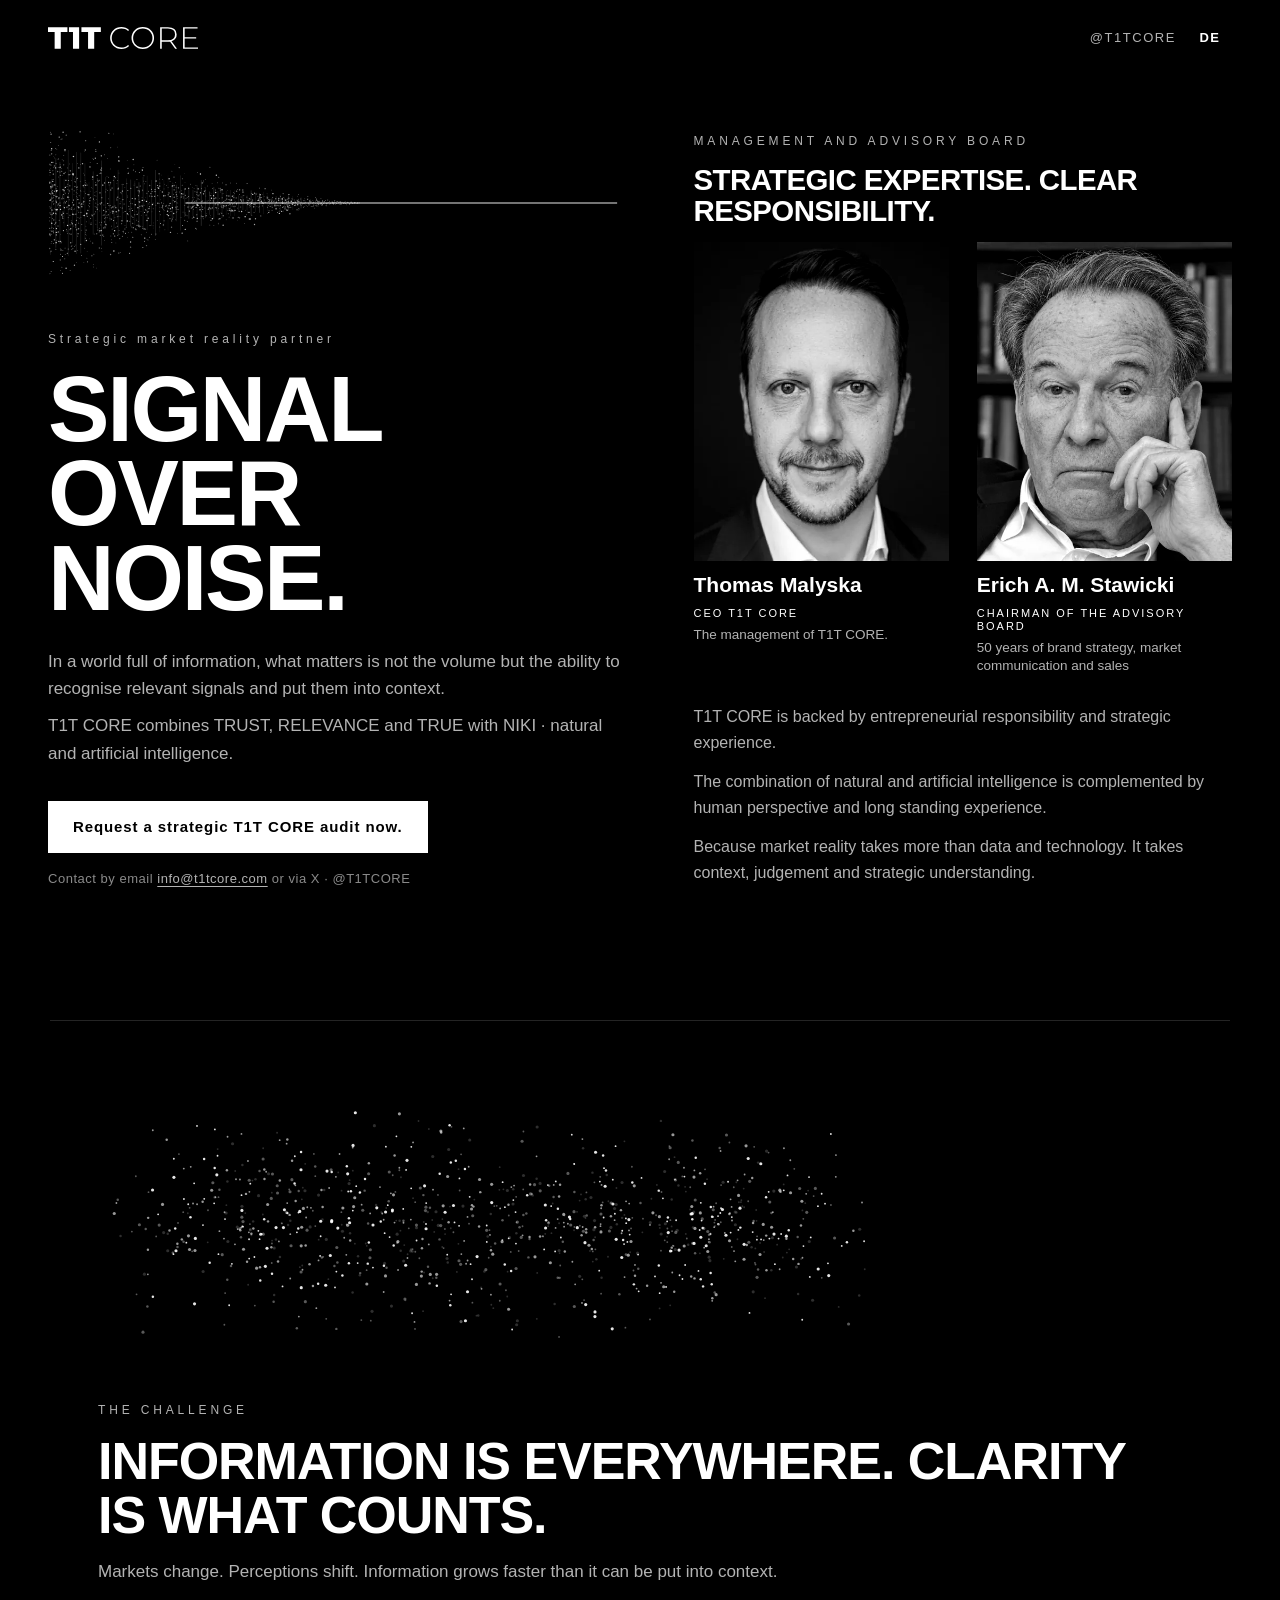
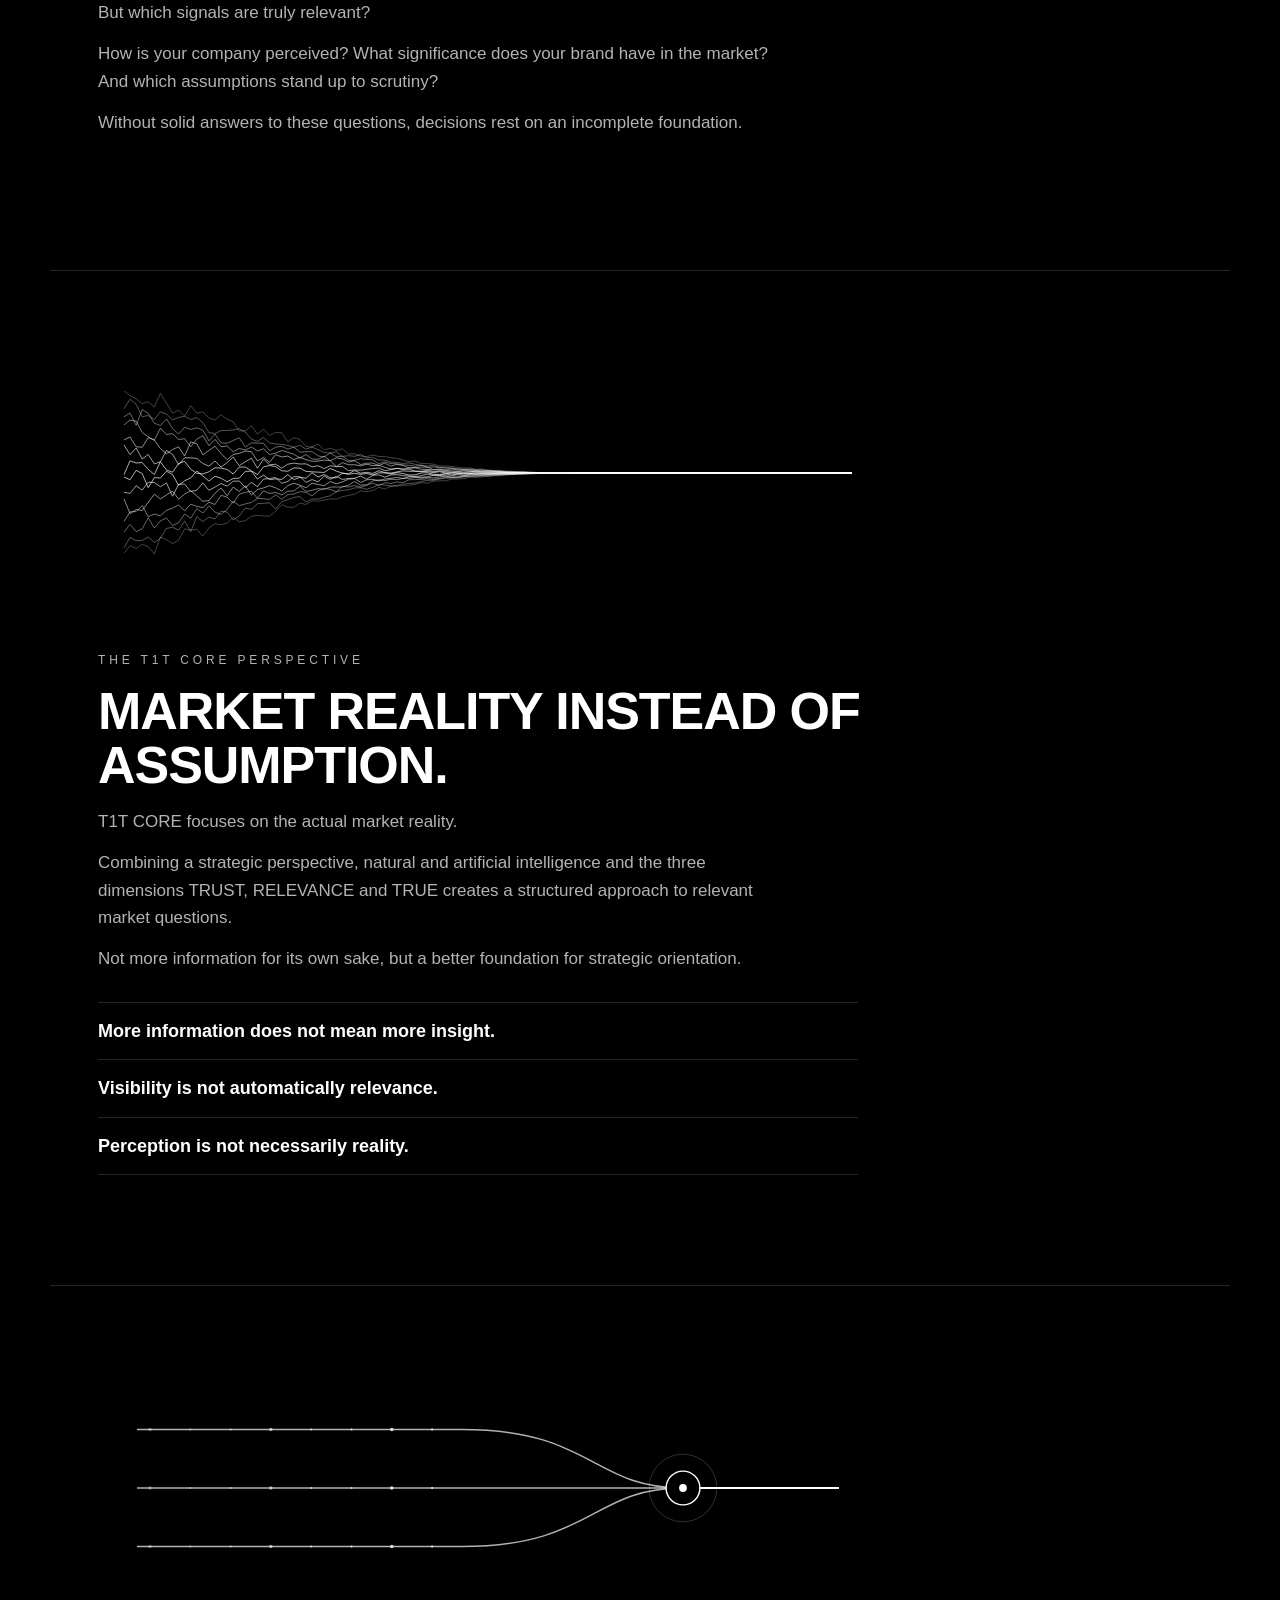
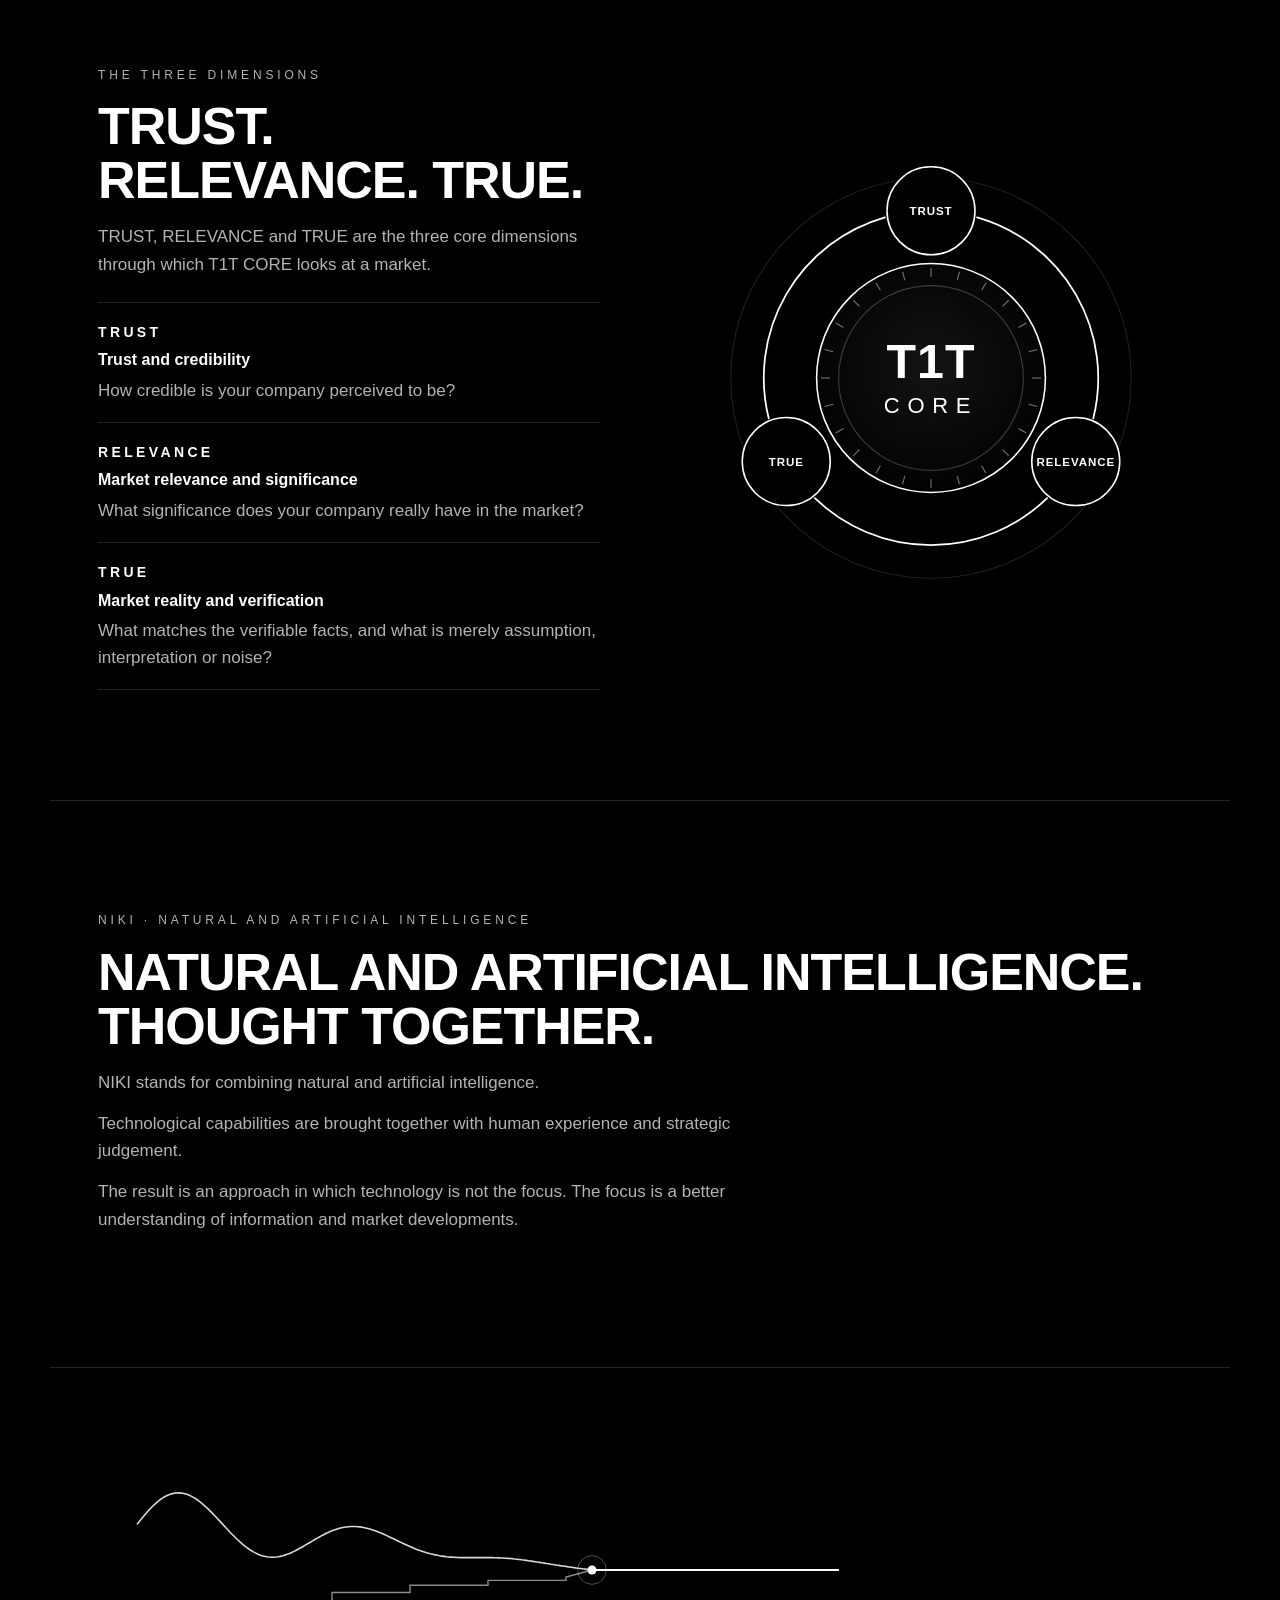
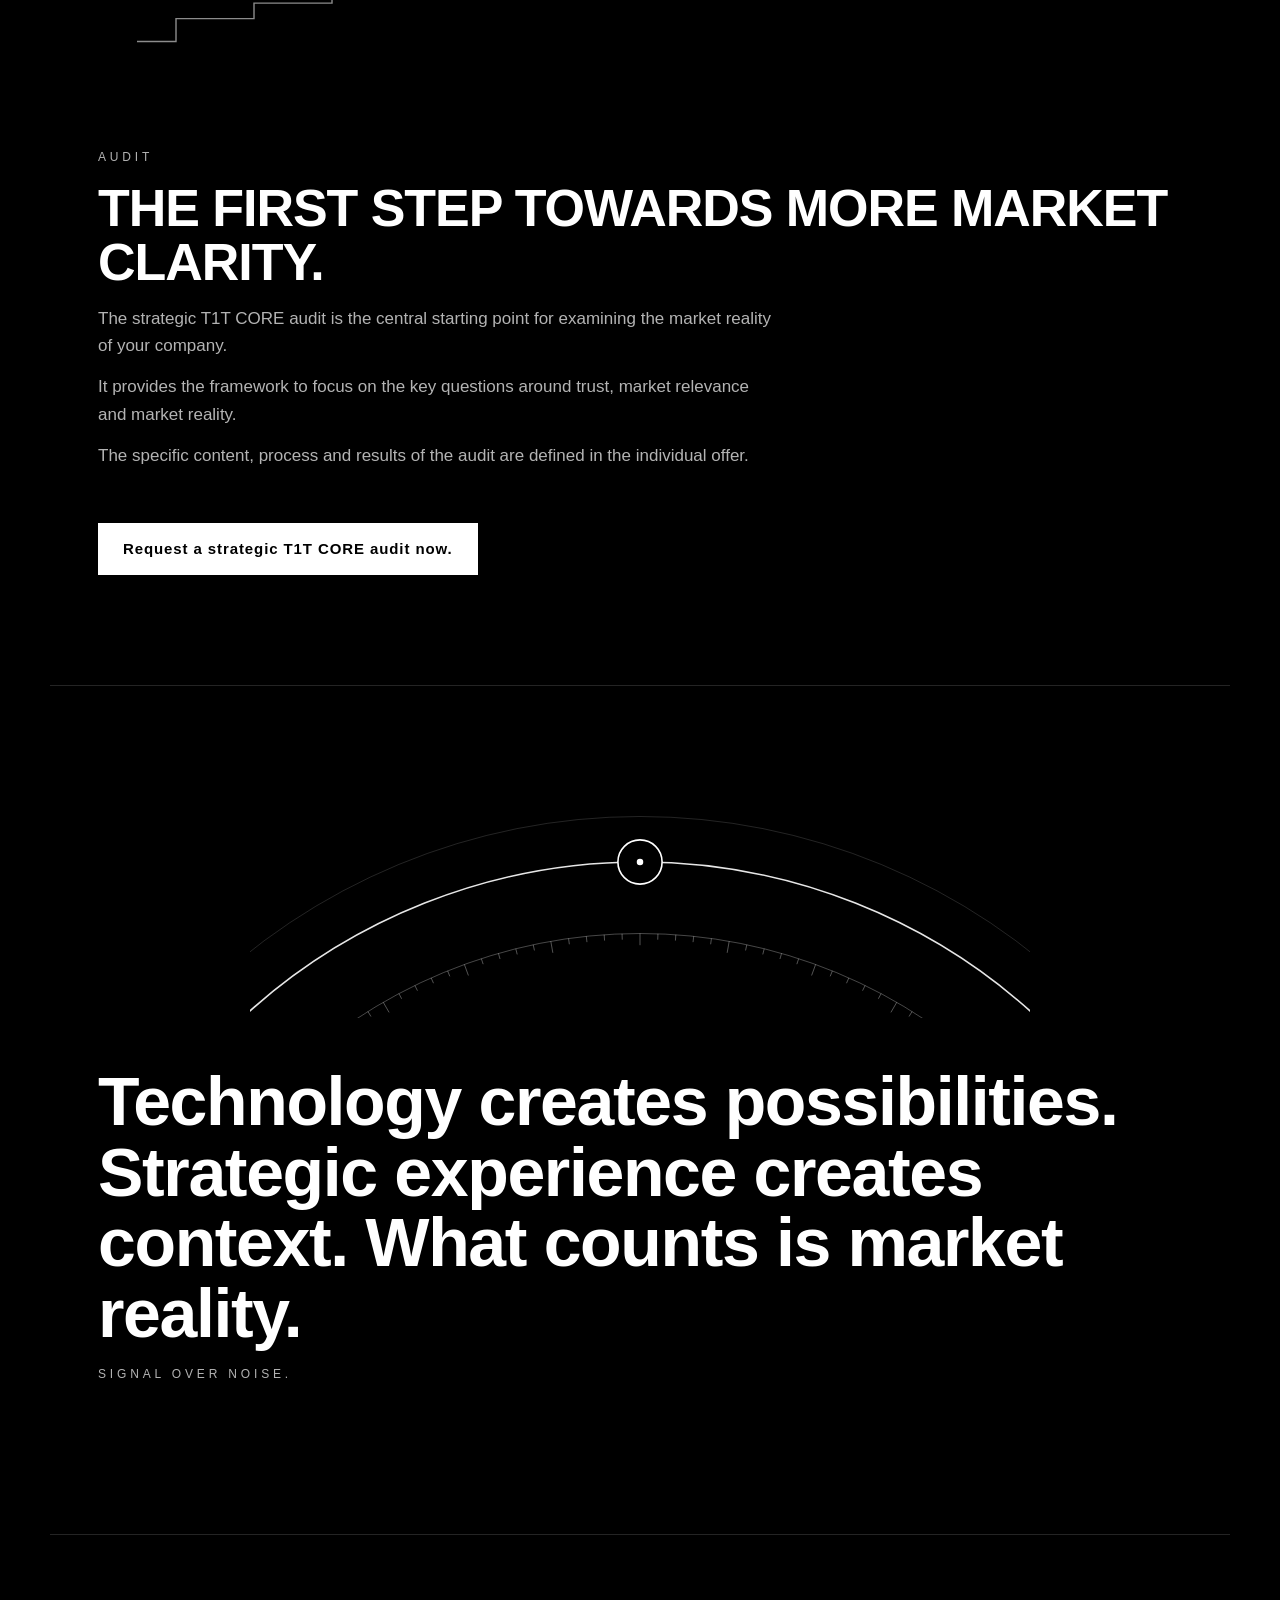
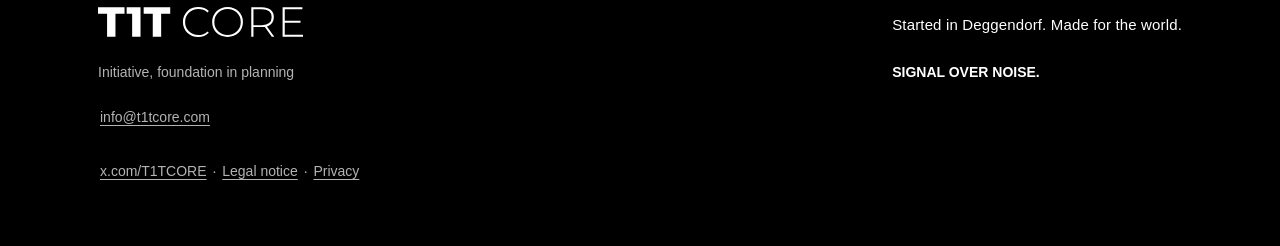
<file: en/index.html>
<!DOCTYPE html>
<html lang="en">
<head>
<meta charset="utf-8">
<meta name="viewport" content="width=device-width, initial-scale=1, viewport-fit=cover">
<meta name="robots" content="index, follow">
<meta name="theme-color" content="#000000">
<meta name="color-scheme" content="dark">
<title>T1T CORE · Signal over noise</title>
<meta name="description" content="T1T CORE · SIGNAL OVER NOISE. Strategic market reality partner. TRUST · RELEVANCE · TRUE with NIKI · natural and artificial intelligence.">
<link rel="canonical" href="https://t1tcore.com/en/">
<link rel="alternate" hreflang="de" href="https://t1tcore.com/">
<link rel="alternate" hreflang="en" href="https://t1tcore.com/en/">
<link rel="alternate" hreflang="x-default" href="https://t1tcore.com/">
<link rel="icon" href="../assets/favicon-t1t-16.png" sizes="16x16" type="image/png">
<link rel="manifest" href="../assets/site.webmanifest">
<meta property="og:type" content="website">
<meta property="og:site_name" content="T1T Core">
<meta property="og:url" content="https://t1tcore.com/en/">
<meta property="og:title" content="T1T CORE · Signal over noise">
<meta property="og:description" content="T1T CORE · SIGNAL OVER NOISE. Strategic market reality partner. TRUST · RELEVANCE · TRUE with NIKI · natural and artificial intelligence.">
<meta property="og:image" content="https://t1tcore.com/assets/og-t1t-core-logo-1200x630.jpg">
<meta property="og:image:type" content="image/jpeg">
<meta property="og:image:width" content="1200">
<meta property="og:image:height" content="630">
<meta property="og:image:alt" content="T1T CORE logo, white on black, with a clear white signal line.">
<meta property="og:locale" content="en_US">
<meta property="og:locale:alternate" content="de_DE">
<meta name="twitter:card" content="summary_large_image">
<meta name="twitter:site" content="@T1TCORE">
<meta name="twitter:title" content="T1T CORE · Signal over noise">
<meta name="twitter:description" content="T1T CORE · SIGNAL OVER NOISE. Strategic market reality partner. TRUST · RELEVANCE · TRUE with NIKI · natural and artificial intelligence.">
<meta name="twitter:image" content="https://t1tcore.com/assets/og-t1t-core-logo-1200x630.jpg">
<script type="application/ld+json">
{
  "@context": "https://schema.org",
  "@graph": [
    {
      "@type": "Organization",
      "@id": "https://t1tcore.com/#organization",
      "name": "T1T Core",
      "url": "https://t1tcore.com/",
      "logo": "https://t1tcore.com/assets/icon-t1t-512.png",
      "slogan": "SIGNAL OVER NOISE.",
      "description": "Strategic market reality partner. TRUST · RELEVANCE · TRUE with NIKI · natural and artificial intelligence.",
      "founder": {
        "@type": "Person",
        "name": "Thomas Malyska"
      },
      "address": {
        "@type": "PostalAddress",
        "addressLocality": "Deggendorf",
        "postalCode": "94469",
        "addressCountry": "DE"
      },
      "sameAs": [
        "https://x.com/T1TCORE"
      ],
      "contactPoint": {
        "@type": "ContactPoint",
        "url": "https://x.com/T1TCORE",
        "contactType": "customer service"
      }
    },
    {
      "@type": "WebSite",
      "@id": "https://t1tcore.com/#website",
      "name": "T1T Core",
      "url": "https://t1tcore.com/",
      "inLanguage": ["de", "en"],
      "publisher": {
        "@id": "https://t1tcore.com/#organization"
      }
    }
  ]
}
</script>
<link rel="icon" href="../assets/favicon-t1t.svg" type="image/svg+xml">
<link rel="icon" href="../assets/favicon-t1t-32.png" sizes="32x32" type="image/png">
<link rel="apple-touch-icon" href="../assets/apple-touch-icon-t1t.png">
<link rel="stylesheet" href="../assets/cd.css">
<link rel="stylesheet" href="../assets/zwischen.css">

</head>
<body>
<header class="top">
  <a class="logo" href="./"><img src="../assets/logo/t1t-core-logo-weiss.svg" width="969" height="142" alt="T1T CORE logo · to the homepage"></a>
  <nav class="top-r">
    <a class="xl" href="https://x.com/T1TCORE" target="_blank" rel="noopener noreferrer" aria-label="@T1TCORE · opens X in a new tab">@T1TCORE</a>
    <a class="lang" href="../" hreflang="de" lang="de" aria-label="Deutsche Fassung">DE</a>
  </nav>
</header>
<main>
<div class="intro">
<section class="hero">
  <picture class="signal-pic"><source srcset="../assets/signal-animiert.svg?v=20261119" type="image/svg+xml" media="(prefers-reduced-motion: no-preference)"><img class="signal" src="../assets/signal.svg" width="1200" height="360" alt="" aria-hidden="true"></picture>
  <p class="kicker">Strategic market reality partner</p>
  <h1 class="claim"><span>SIGNAL</span><span>OVER</span><span>NOISE.</span></h1>
  <div class="h-sub"><p>In a world full of information, what matters is not the volume but the ability to recognise relevant signals and put them into context.</p><p>T1T CORE combines TRUST, RELEVANCE and TRUE with NIKI · natural and artificial intelligence.</p></div>
  <!-- ausgeblendet 19.11.2026 14:30 (Thomas: Claim am Anfang raus, SIGNAL STATT RAUSCHEN bleibt). Nicht geloescht:
  <h1 class="h-q">What does your market see that you may not see yet?</h1>
  <p class="h-claim">T1T CORE · System for market reality.</p>
  <p>For more clarity about the actual market reality of your company.</p>
  <p class="h-motif">SIGNAL OVER NOISE.</p>
  -->
  <a class="btn" href="mailto:info@t1tcore.com?subject=Request%3A%20strategic%20T1T%20CORE%20audit">Request a strategic T1T CORE audit now.</a>
  <p class="note">Contact by email <a href="mailto:info@t1tcore.com">info@t1tcore.com</a> or via X · @T1TCORE</p>
</section>

<section class="sec team team-top" aria-labelledby="team-h-en">
  <p class="label">MANAGEMENT AND ADVISORY BOARD</p>
  <h2 id="team-h-en">STRATEGIC EXPERTISE. CLEAR RESPONSIBILITY.</h2>
  <div class="people">
    <figure class="person">
      <picture>
        <source type="image/webp" srcset="../assets/team/thomas-malyska-480.webp?v=20261119 480w, ../assets/team/thomas-malyska-800.webp?v=20261119 800w" sizes="(min-width: 900px) 300px, 44vw">
        <img src="../assets/team/thomas-malyska-800.jpg?v=20261119" width="800" height="1000" loading="lazy" decoding="async" alt="Thomas Malyska · CEO T1T CORE">
      </picture>
      <figcaption><strong>Thomas Malyska</strong><span class="role">CEO T1T CORE</span><span class="exp">The management of T1T CORE.</span></figcaption>
    </figure>
    <figure class="person">
      <picture>
        <source type="image/webp" srcset="../assets/team/erich-stawicki-480.webp 480w, ../assets/team/erich-stawicki-800.webp 800w" sizes="(min-width: 900px) 300px, 44vw">
        <img src="../assets/team/erich-stawicki-800.jpg" width="800" height="1000" loading="lazy" decoding="async" alt="Erich A. M. Stawicki · Chairman of the Advisory Board">
      </picture>
      <figcaption><strong>Erich A. M. Stawicki</strong><span class="role">CHAIRMAN OF THE ADVISORY BOARD</span><span class="exp">50 years of brand strategy, market communication and sales</span></figcaption>
    </figure>
  </div>
  <div class="body prose"><p>T1T CORE is backed by entrepreneurial responsibility and strategic experience.</p><p>The combination of natural and artificial intelligence is complemented by human perspective and long standing experience.</p><p>Because market reality takes more than data and technology. It takes context, judgement and strategic understanding.</p></div>
</section>
</div>

<div class="zb zb-1" aria-hidden="true"><img src="../assets/zwischen/zb-1-rauschen.svg" width="1200" height="400" alt="" loading="lazy" decoding="async"></div>
<section class="sec challenge">
  <p class="label">THE CHALLENGE</p>
  <h2>Information is everywhere. Clarity is what counts.</h2>
  <div class="body prose"><p>Markets change. Perceptions shift. Information grows faster than it can be put into context.</p><p>But which signals are truly relevant?</p><p>How is your company perceived? What significance does your brand have in the market? And which assumptions stand up to scrutiny?</p><p>Without solid answers to these questions, decisions rest on an incomplete foundation.</p></div>
</section>

<div class="zb zb-2" aria-hidden="true"><img src="../assets/zwischen/zb-2-verdichtung.svg" width="1200" height="400" alt="" loading="lazy" decoding="async"></div>
<section class="sec perspective">
  <p class="label">THE T1T CORE PERSPECTIVE</p>
  <h2>Market reality instead of assumption.</h2>
  <div class="body prose"><p>T1T CORE focuses on the actual market reality.</p><p>Combining a strategic perspective, natural and artificial intelligence and the three dimensions TRUST, RELEVANCE and TRUE creates a structured approach to relevant market questions.</p><p>Not more information for its own sake, but a better foundation for strategic orientation.</p></div>
  <ul class="principles"><li>More information does not mean more insight.</li><li>Visibility is not automatically relevance.</li><li>Perception is not necessarily reality.</li></ul>
</section>

<div class="zb zb-3" aria-hidden="true"><img src="../assets/zwischen/zb-3-drei-ebenen.svg" width="1200" height="400" alt="" loading="lazy" decoding="async"></div>
<section class="sec model">
  <p class="label">THE THREE DIMENSIONS</p>
  <h2>TRUST. RELEVANCE. TRUE.</h2>
  <p class="body">TRUST, RELEVANCE and TRUE are the three core dimensions through which T1T CORE looks at a market.</p>
  <svg class="model-svg" viewBox="0 0 400 400" role="img" aria-label="Circle model: T1T CORE at the centre, around it the three dimensions TRUST, RELEVANCE and TRUE.">
  <defs><radialGradient id="g" cx="50%" cy="45%" r="60%"><stop offset="0" stop-color="#141414"/><stop offset="1" stop-color="#000000"/></radialGradient>
  <linearGradient id="gold" x1="0" y1="0" x2="1" y2="1"><stop offset="0" stop-color="#ffffff"/><stop offset=".5" stop-color="#ffffff"/><stop offset="1" stop-color="#cfcfcf"/></linearGradient></defs>
  <circle cx="200" cy="200" r="182" class="ring-out"/>
  <path d="M241.9 53.9 A152 152 0 0 1 347.5 236.8" class="arc"/><path d="M305.6 309.3 A152 152 0 0 1 94.4 309.3" class="arc"/><path d="M52.5 236.8 A152 152 0 0 1 158.1 53.9" class="arc"/>
  <circle cx="200" cy="200" r="104" fill="url(#g)" class="core"/>
  <line x1="292.0" y1="200.0" x2="300.0" y2="200.0" class="tick"/><line x1="288.9" y1="223.8" x2="296.6" y2="225.9" class="tick"/><line x1="279.7" y1="246.0" x2="286.6" y2="250.0" class="tick"/><line x1="265.1" y1="265.1" x2="270.7" y2="270.7" class="tick"/><line x1="246.0" y1="279.7" x2="250.0" y2="286.6" class="tick"/><line x1="223.8" y1="288.9" x2="225.9" y2="296.6" class="tick"/><line x1="200.0" y1="292.0" x2="200.0" y2="300.0" class="tick"/><line x1="176.2" y1="288.9" x2="174.1" y2="296.6" class="tick"/><line x1="154.0" y1="279.7" x2="150.0" y2="286.6" class="tick"/><line x1="134.9" y1="265.1" x2="129.3" y2="270.7" class="tick"/><line x1="120.3" y1="246.0" x2="113.4" y2="250.0" class="tick"/><line x1="111.1" y1="223.8" x2="103.4" y2="225.9" class="tick"/><line x1="108.0" y1="200.0" x2="100.0" y2="200.0" class="tick"/><line x1="111.1" y1="176.2" x2="103.4" y2="174.1" class="tick"/><line x1="120.3" y1="154.0" x2="113.4" y2="150.0" class="tick"/><line x1="134.9" y1="134.9" x2="129.3" y2="129.3" class="tick"/><line x1="154.0" y1="120.3" x2="150.0" y2="113.4" class="tick"/><line x1="176.2" y1="111.1" x2="174.1" y2="103.4" class="tick"/><line x1="200.0" y1="108.0" x2="200.0" y2="100.0" class="tick"/><line x1="223.8" y1="111.1" x2="225.9" y2="103.4" class="tick"/><line x1="246.0" y1="120.3" x2="250.0" y2="113.4" class="tick"/><line x1="265.1" y1="134.9" x2="270.7" y2="129.3" class="tick"/><line x1="279.7" y1="154.0" x2="286.6" y2="150.0" class="tick"/><line x1="288.9" y1="176.2" x2="296.6" y2="174.1" class="tick"/>
  <circle cx="200" cy="200" r="84" class="core-in"/>
  <text x="200" y="200" text-anchor="middle" class="core-t1">T1T</text>
  <text x="200" y="232" text-anchor="middle" class="core-t2">CORE</text>
  <g class="node"><circle cx="200.0" cy="48.0" r="40"/><text x="200.0" y="52.0" class="node-t" text-anchor="middle">TRUST</text></g><g class="node"><circle cx="331.6" cy="276.0" r="40"/><text x="331.6" y="280.0" class="node-t" text-anchor="middle">RELEVANCE</text></g><g class="node"><circle cx="68.4" cy="276.0" r="40"/><text x="68.4" y="280.0" class="node-t" text-anchor="middle">TRUE</text></g>
</svg>
  <ul class="stages dims"><li><strong>TRUST</strong><em>Trust and credibility</em><span>How credible is your company perceived to be?</span></li><li><strong>RELEVANCE</strong><em>Market relevance and significance</em><span>What significance does your company really have in the market?</span></li><li><strong>TRUE</strong><em>Market reality and verification</em><span>What matches the verifiable facts, and what is merely assumption, interpretation or noise?</span></li></ul>
</section>

<section class="sec niki">
  <p class="label">NIKI · NATURAL AND ARTIFICIAL INTELLIGENCE</p>
  <h2>Natural and artificial intelligence. Thought together.</h2>
  <div class="body prose"><p>NIKI stands for combining natural and artificial intelligence.</p><p>Technological capabilities are brought together with human experience and strategic judgement.</p><p>The result is an approach in which technology is not the focus. The focus is a better understanding of information and market developments.</p></div>
</section>


<div class="zb zb-4" aria-hidden="true"><img src="../assets/zwischen/zb-4-niki.svg" width="1200" height="400" alt="" loading="lazy" decoding="async"></div>
<section class="sec audit">
  <p class="label">AUDIT</p>
  <h2>The first step towards more market clarity.</h2>
  <div class="body prose"><p>The strategic T1T CORE audit is the central starting point for examining the market reality of your company.</p><p>It provides the framework to focus on the key questions around trust, market relevance and market reality.</p><p>The specific content, process and results of the audit are defined in the individual offer.</p></div>
  <a class="btn" href="mailto:info@t1tcore.com?subject=Request%3A%20strategic%20T1T%20CORE%20audit">Request a strategic T1T CORE audit now.</a>
  <!-- ausgeblendet 19.11.2026 15:12 (Thomas: das raus). Nicht geloescht:
  <p class="tax">Invoiced by Fotomek. No VAT is shown under the small business rule of § 19 UStG.</p>
  -->
</section>

<div class="zb zb-5" aria-hidden="true"><img src="../assets/zwischen/zb-5-kreis.svg" width="1200" height="400" alt="" loading="lazy" decoding="async"></div>
<section class="statement">
  <p class="st-line">Technology creates possibilities. Strategic experience creates context. What counts is market reality.</p>
  <p class="st-sub">SIGNAL OVER NOISE.</p>
</section>

<!-- ausgeblendet 19.11.2026 nach Masterdokument v1.1 (alte Produktbezeichnung TRUST Analyse, alter Leitsatz, Vertrauensleiste). Nicht geloescht:
<section class="sec quote">
  <p class="label">GUIDING LINE</p>
  <figure class="q">
    <picture>
      <source type="image/webp" srcset="../assets/personen/thomas-malyska-ceo-hoch-480x600.webp 480w, ../assets/personen/thomas-malyska-ceo-hoch-670x837.webp 670w" sizes="(min-width: 900px) 320px, 40vw">
      <img src="../assets/personen/thomas-malyska-ceo-hoch-670x837.jpg" width="670" height="837" loading="lazy" decoding="async" alt="Thomas Malyska · CEO T1T CORE">
    </picture>
    <blockquote><p>“Trust is not created by computing power.”</p></blockquote>
    <figcaption>Thomas Malyska · CEO T1T CORE</figcaption>
  </figure>
  <div class="q-body"><p>Computing power creates answers.</p><p>Trust comes from credibility.</p><p>We analyse. We check. We question.</p></div>
</section>
<section class="sec flow">
  <p class="label">TRUST ANALYSIS</p>
  <h2>How the TRUST analysis works.</h2>
  <ol class="steps"><li class="step"><span class="step-n" aria-hidden="true">1</span><div><h3>Analysis</h3><p>We check your brand. Neutral and objective.</p></div></li><li class="step"><span class="step-n" aria-hidden="true">2</span><div><h3>Assessment</h3><p>Rated by TRUST · RELEVANCE · TRUE.</p></div></li><li class="step"><span class="step-n" aria-hidden="true">3</span><div><h3>Insights</h3><p>See strengths, weak spots and chances.</p></div></li><li class="step"><span class="step-n" aria-hidden="true">4</span><div><h3>Recommendations</h3><p>Concrete steps for more trust and impact.</p></div></li><li class="step"><span class="step-n" aria-hidden="true">5</span><div><h3>Growth</h3><p>Implement. Optimise. Build trust.</p></div></li></ol>
  <p class="body small">Thomas Malyska checks every result personally. By the NIKI principle: natural intelligence and artificial intelligence in harmony. The human has the last word.</p>
  <div class="price">
    <p class="label">TRUST ANALYSIS</p>
    <p class="price-s">Time to result: 3 days.</p>
    <a class="btn" href="https://x.com/T1TCORE" target="_blank" rel="noopener noreferrer">Request analysis on X</a>
    <p class="tax">Invoiced by Fotomek. No VAT is shown under the small business rule of § 19 UStG.</p>
  </div>
</section>
<section class="statement">
  <p class="st-line">We make trust measurable.</p>
  <p class="st-sub">Signal over noise.</p>
</section>
<section class="sec trustbar" aria-label="WHAT YOU CAN RELY ON">
  <p class="label">WHAT YOU CAN RELY ON</p>
  <ul class="tb"><li><svg viewBox="0 0 24 24" aria-hidden="true" class="ti"><path d="M12 3l7 3v5c0 4.5-3 8.3-7 10-4-1.7-7-5.5-7-10V6l7-3z"/><path d="M8.5 12l2.5 2.5 4.5-5"/></svg><div><strong>Checked personally</strong><span>By Thomas Malyska, every result.</span></div></li><li><svg viewBox="0 0 24 24" aria-hidden="true" class="ti"><circle cx="12" cy="12" r="8"/><circle cx="12" cy="12" r="4"/><circle cx="12" cy="12" r="1"/></svg><div><strong>NIKI principle</strong><span>Human and machine. The human decides.</span></div></li><li><svg viewBox="0 0 24 24" aria-hidden="true" class="ti"><path d="M4 20h16"/><path d="M6 16v-3M10 16v-6M14 16v-4M18 16V7"/></svg><div><strong>Honest timeline</strong><span>3 days to the result.</span></div></li><li><svg viewBox="0 0 24 24" aria-hidden="true" class="ti"><path d="M4 5h16v11H9l-5 4V5z"/><path d="M8 10h8M8 13h5"/></svg><div><strong>Direct contact</strong><span>On X · @T1TCORE.</span></div></li></ul>
</section>
-->
</main>

<footer class="foot">
  <img src="../assets/logo/t1t-core-logo-weiss.svg" width="969" height="142" alt="T1T CORE" class="foot-logo">
  <p>Initiative, foundation in planning</p>
  <p>Started in Deggendorf. Made for the world.</p>
  <p class="foot-claim">SIGNAL OVER NOISE.</p>
  <p class="foot-links"><a href="mailto:info@t1tcore.com">info@t1tcore.com</a></p>
  <p class="foot-links"><a href="https://x.com/T1TCORE" target="_blank" rel="noopener noreferrer">x.com/T1TCORE</a> · <a href="../impressum.html?lang=en">Legal notice</a> · <a href="../datenschutz.html?lang=en">Privacy</a></p>
</footer>
</body>
</html>
</file>
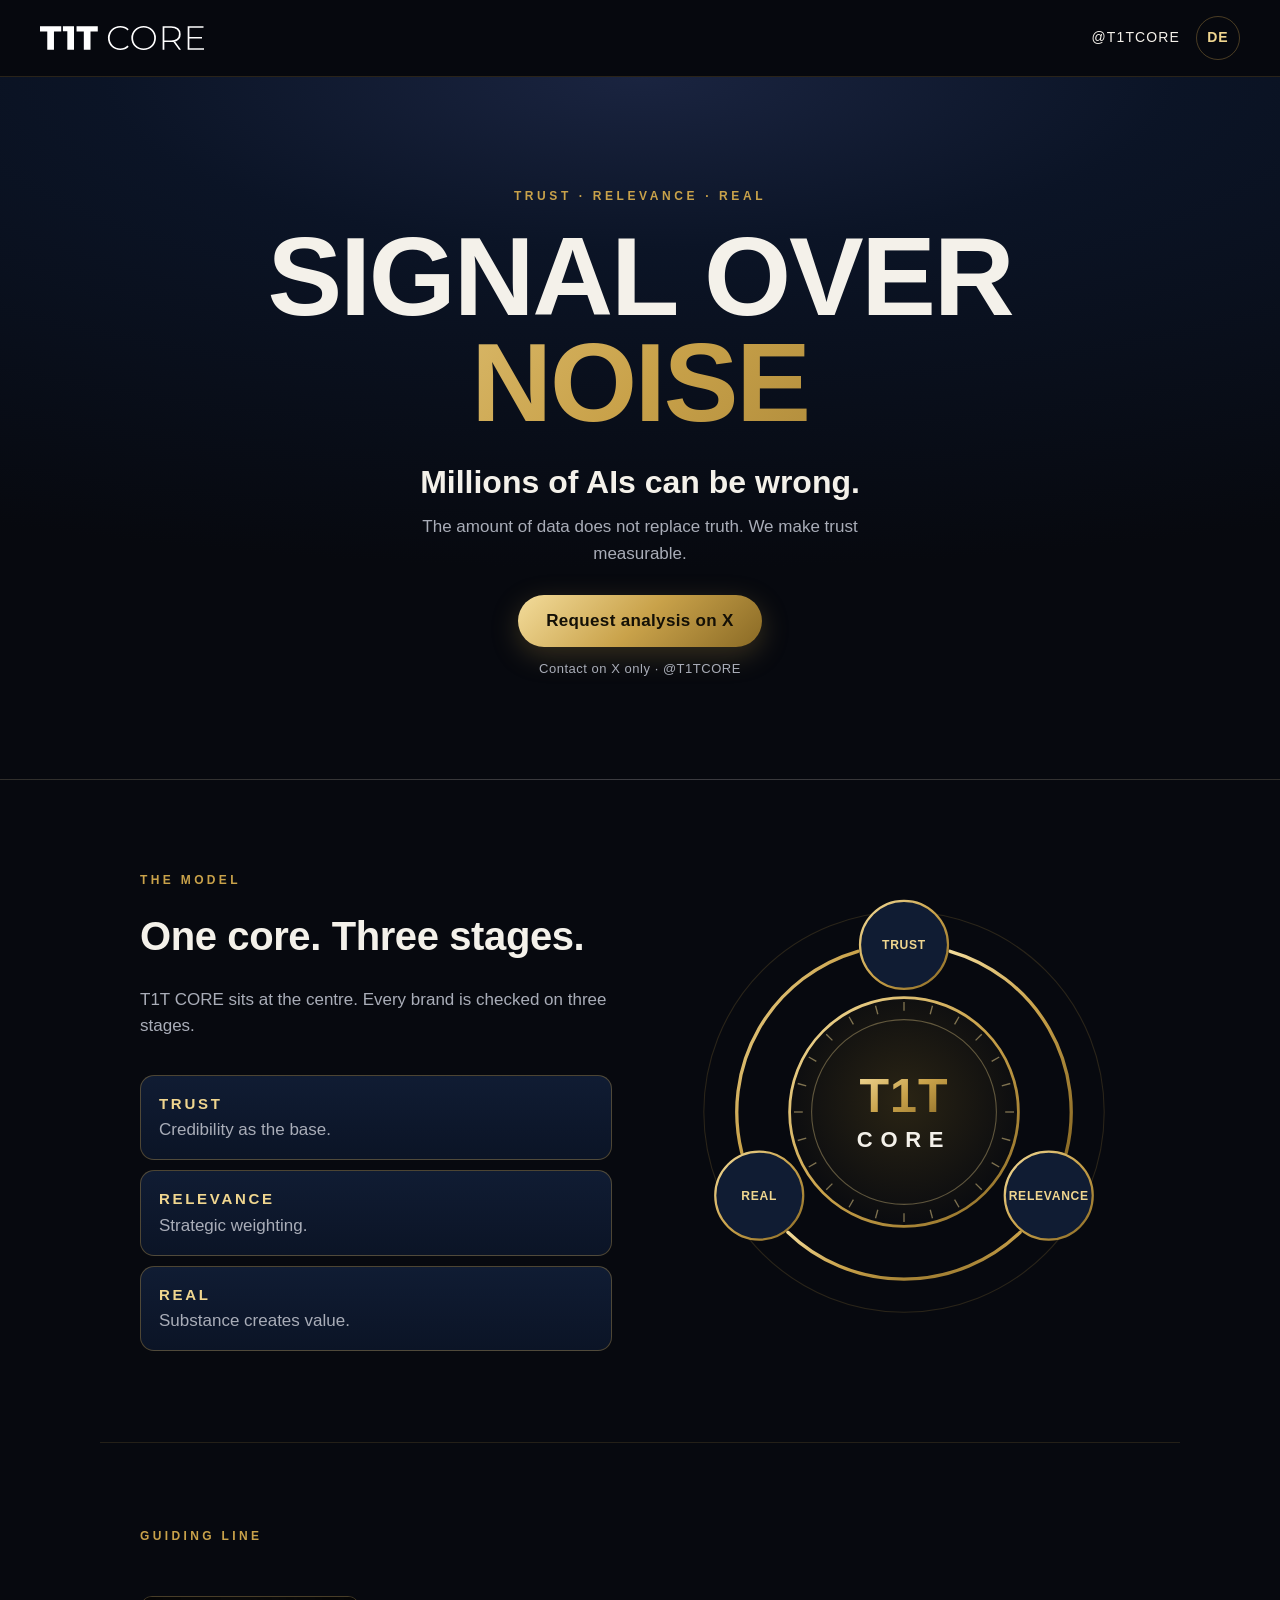
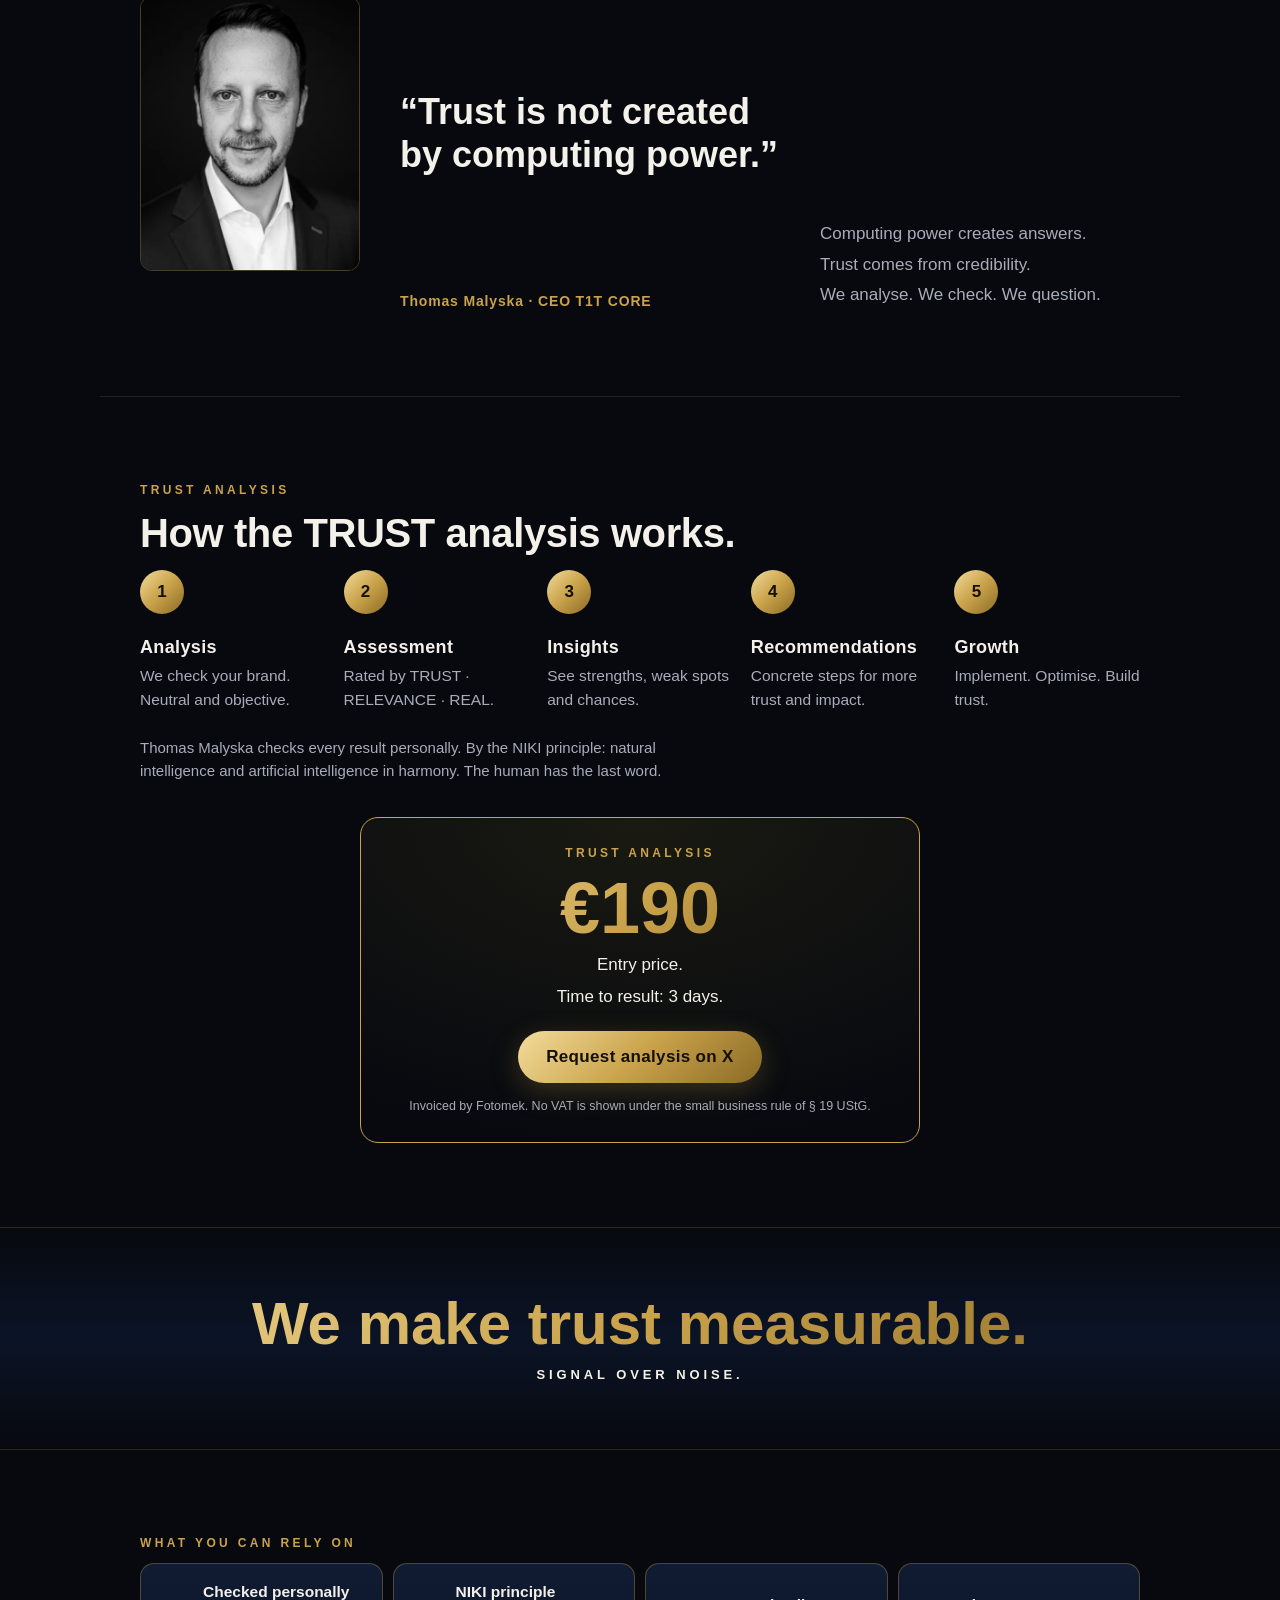
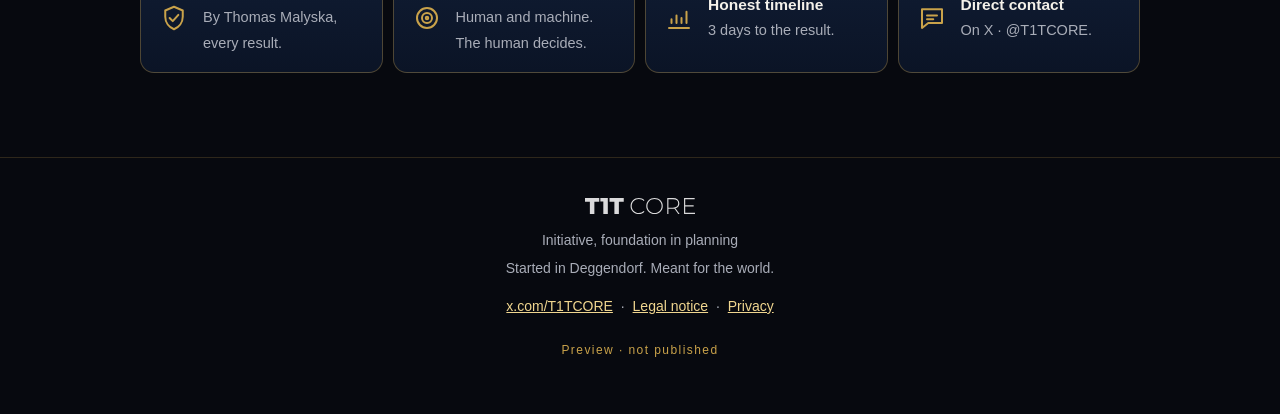
<file: alternative/en/index.html>
<!DOCTYPE html>
<html lang="en">
<head>
<meta charset="utf-8">
<meta name="viewport" content="width=device-width, initial-scale=1, viewport-fit=cover">
<meta name="robots" content="noindex, nofollow">
<meta name="theme-color" content="#07090f">
<meta name="color-scheme" content="dark">
<title>T1T CORE · Signal over Noise</title>
<meta name="description" content="T1T CORE makes trust measurable. TRUST · RELEVANCE · REAL. The TRUST analysis by the NIKI principle.">
<link rel="icon" href="../assets/favicon-t1t.svg" type="image/svg+xml">
<link rel="icon" href="../assets/favicon-t1t-32.png" sizes="32x32" type="image/png">
<link rel="apple-touch-icon" href="../assets/apple-touch-icon-t1t.png">
<link rel="stylesheet" href="../assets/alt.css">

</head>
<body>
<header class="top">
  <a class="logo" href="./"><img src="../assets/logo/t1t-core-logo-weiss.svg" width="969" height="142" alt="T1T CORE logo · to the homepage"></a>
  <nav class="top-r">
    <a class="xl" href="https://x.com/T1TCORE" target="_blank" rel="noopener noreferrer" aria-label="@T1TCORE · opens X in a new tab">@T1TCORE</a>
    <a class="lang" href="../" hreflang="de" lang="de" aria-label="Deutsche Fassung">DE</a>
  </nav>
</header>
<main>
<section class="hero">
  <p class="kicker">TRUST · RELEVANCE · REAL</p>
  <h1 class="claim"><span>SIGNAL OVER</span> <span class="gold">NOISE</span></h1>
  <p class="h-lead">Millions of AIs can be wrong.</p>
  <p class="h-sub">The amount of data does not replace truth. We make trust measurable.</p>
  <a class="btn" href="https://x.com/T1TCORE" target="_blank" rel="noopener noreferrer">Request analysis on X</a>
  <p class="note">Contact on X only · @T1TCORE</p>
</section>

<section class="sec model">
  <p class="label">THE MODEL</p>
  <h2>One core. Three stages.</h2>
  <p class="body">T1T CORE sits at the centre. Every brand is checked on three stages.</p>
  <svg class="model-svg" viewBox="0 0 400 400" role="img" aria-label="Circle model: T1T CORE at the centre, around it TRUST, RELEVANCE and REAL.">
  <defs><radialGradient id="g" cx="50%" cy="45%" r="60%"><stop offset="0" stop-color="#2a2414"/><stop offset="1" stop-color="#07090f"/></radialGradient>
  <linearGradient id="gold" x1="0" y1="0" x2="1" y2="1"><stop offset="0" stop-color="#f3dc9b"/><stop offset=".5" stop-color="#c9a24a"/><stop offset="1" stop-color="#8a6a25"/></linearGradient></defs>
  <circle cx="200" cy="200" r="182" class="ring-out"/>
  <path d="M241.9 53.9 A152 152 0 0 1 347.5 236.8" class="arc"/><path d="M305.6 309.3 A152 152 0 0 1 94.4 309.3" class="arc"/><path d="M52.5 236.8 A152 152 0 0 1 158.1 53.9" class="arc"/>
  <circle cx="200" cy="200" r="104" fill="url(#g)" class="core"/>
  <line x1="292.0" y1="200.0" x2="300.0" y2="200.0" class="tick"/><line x1="288.9" y1="223.8" x2="296.6" y2="225.9" class="tick"/><line x1="279.7" y1="246.0" x2="286.6" y2="250.0" class="tick"/><line x1="265.1" y1="265.1" x2="270.7" y2="270.7" class="tick"/><line x1="246.0" y1="279.7" x2="250.0" y2="286.6" class="tick"/><line x1="223.8" y1="288.9" x2="225.9" y2="296.6" class="tick"/><line x1="200.0" y1="292.0" x2="200.0" y2="300.0" class="tick"/><line x1="176.2" y1="288.9" x2="174.1" y2="296.6" class="tick"/><line x1="154.0" y1="279.7" x2="150.0" y2="286.6" class="tick"/><line x1="134.9" y1="265.1" x2="129.3" y2="270.7" class="tick"/><line x1="120.3" y1="246.0" x2="113.4" y2="250.0" class="tick"/><line x1="111.1" y1="223.8" x2="103.4" y2="225.9" class="tick"/><line x1="108.0" y1="200.0" x2="100.0" y2="200.0" class="tick"/><line x1="111.1" y1="176.2" x2="103.4" y2="174.1" class="tick"/><line x1="120.3" y1="154.0" x2="113.4" y2="150.0" class="tick"/><line x1="134.9" y1="134.9" x2="129.3" y2="129.3" class="tick"/><line x1="154.0" y1="120.3" x2="150.0" y2="113.4" class="tick"/><line x1="176.2" y1="111.1" x2="174.1" y2="103.4" class="tick"/><line x1="200.0" y1="108.0" x2="200.0" y2="100.0" class="tick"/><line x1="223.8" y1="111.1" x2="225.9" y2="103.4" class="tick"/><line x1="246.0" y1="120.3" x2="250.0" y2="113.4" class="tick"/><line x1="265.1" y1="134.9" x2="270.7" y2="129.3" class="tick"/><line x1="279.7" y1="154.0" x2="286.6" y2="150.0" class="tick"/><line x1="288.9" y1="176.2" x2="296.6" y2="174.1" class="tick"/>
  <circle cx="200" cy="200" r="84" class="core-in"/>
  <text x="200" y="200" text-anchor="middle" class="core-t1">T1T</text>
  <text x="200" y="232" text-anchor="middle" class="core-t2">CORE</text>
  <g class="node"><circle cx="200.0" cy="48.0" r="40"/><text x="200.0" y="52.0" class="node-t" text-anchor="middle">TRUST</text></g><g class="node"><circle cx="331.6" cy="276.0" r="40"/><text x="331.6" y="280.0" class="node-t" text-anchor="middle">RELEVANCE</text></g><g class="node"><circle cx="68.4" cy="276.0" r="40"/><text x="68.4" y="280.0" class="node-t" text-anchor="middle">REAL</text></g>
</svg>
  <ul class="stages">
    <li><strong>TRUST</strong><span>Credibility as the base.</span></li>
    <li><strong>RELEVANCE</strong><span>Strategic weighting.</span></li>
    <li><strong>REAL</strong><span>Substance creates value.</span></li>
  </ul>
</section>

<section class="sec quote">
  <p class="label">GUIDING LINE</p>
  <figure class="q">
    <picture>
      <source type="image/webp" srcset="../assets/personen/thomas-malyska-ceo-hoch-480x600.webp 480w, ../assets/personen/thomas-malyska-ceo-hoch-670x837.webp 670w" sizes="(min-width: 900px) 320px, 40vw">
      <img src="../assets/personen/thomas-malyska-ceo-hoch-670x837.jpg" width="670" height="837" loading="lazy" decoding="async" alt="Thomas Malyska · CEO T1T CORE">
    </picture>
    <blockquote><p>“Trust is not created by computing power.”</p></blockquote>
    <figcaption>Thomas Malyska · CEO T1T CORE</figcaption>
  </figure>
  <div class="q-body"><p>Computing power creates answers.</p><p>Trust comes from credibility.</p><p>We analyse. We check. We question.</p></div>
</section>

<section class="sec flow">
  <p class="label">TRUST ANALYSIS</p>
  <h2>How the TRUST analysis works.</h2>
  <ol class="steps"><li class="step"><span class="step-n" aria-hidden="true">1</span><div><h3>Analysis</h3><p>We check your brand. Neutral and objective.</p></div></li><li class="step"><span class="step-n" aria-hidden="true">2</span><div><h3>Assessment</h3><p>Rated by TRUST · RELEVANCE · REAL.</p></div></li><li class="step"><span class="step-n" aria-hidden="true">3</span><div><h3>Insights</h3><p>See strengths, weak spots and chances.</p></div></li><li class="step"><span class="step-n" aria-hidden="true">4</span><div><h3>Recommendations</h3><p>Concrete steps for more trust and impact.</p></div></li><li class="step"><span class="step-n" aria-hidden="true">5</span><div><h3>Growth</h3><p>Implement. Optimise. Build trust.</p></div></li></ol>
  <p class="body small">Thomas Malyska checks every result personally. By the NIKI principle: natural intelligence and artificial intelligence in harmony. The human has the last word.</p>
  <div class="price">
    <p class="label">TRUST ANALYSIS</p>
    <p class="price-v">€190</p>
    <p class="price-s">Entry price.</p>
    <p class="price-s">Time to result: 3 days.</p>
    <a class="btn" href="https://x.com/T1TCORE" target="_blank" rel="noopener noreferrer">Request analysis on X</a>
    <p class="tax">Invoiced by Fotomek. No VAT is shown under the small business rule of § 19 UStG.</p>
  </div>
</section>

<section class="statement">
  <p class="st-line">We make trust measurable.</p>
  <p class="st-sub">Signal over noise.</p>
</section>

<section class="sec trustbar" aria-label="WHAT YOU CAN RELY ON">
  <p class="label">WHAT YOU CAN RELY ON</p>
  <ul class="tb"><li><svg viewBox="0 0 24 24" aria-hidden="true" class="ti"><path d="M12 3l7 3v5c0 4.5-3 8.3-7 10-4-1.7-7-5.5-7-10V6l7-3z"/><path d="M8.5 12l2.5 2.5 4.5-5"/></svg><div><strong>Checked personally</strong><span>By Thomas Malyska, every result.</span></div></li><li><svg viewBox="0 0 24 24" aria-hidden="true" class="ti"><circle cx="12" cy="12" r="8"/><circle cx="12" cy="12" r="4"/><circle cx="12" cy="12" r="1"/></svg><div><strong>NIKI principle</strong><span>Human and machine. The human decides.</span></div></li><li><svg viewBox="0 0 24 24" aria-hidden="true" class="ti"><path d="M4 20h16"/><path d="M6 16v-3M10 16v-6M14 16v-4M18 16V7"/></svg><div><strong>Honest timeline</strong><span>3 days to the result.</span></div></li><li><svg viewBox="0 0 24 24" aria-hidden="true" class="ti"><path d="M4 5h16v11H9l-5 4V5z"/><path d="M8 10h8M8 13h5"/></svg><div><strong>Direct contact</strong><span>On X · @T1TCORE.</span></div></li></ul>
</section>
</main>
<footer class="foot">
  <img src="../assets/logo/t1t-core-logo-weiss.svg" width="969" height="142" alt="T1T CORE" class="foot-logo">
  <p>Initiative, foundation in planning</p>
  <p>Started in Deggendorf. Meant for the world.</p>
  <p class="foot-links"><a href="https://x.com/T1TCORE" target="_blank" rel="noopener noreferrer">x.com/T1TCORE</a> · <a href="../impressum.html?lang=en">Legal notice</a> · <a href="../datenschutz.html?lang=en">Privacy</a></p>
  <p class="foot-prev">Preview · not published</p>
</footer>
</body>
</html>
</file>
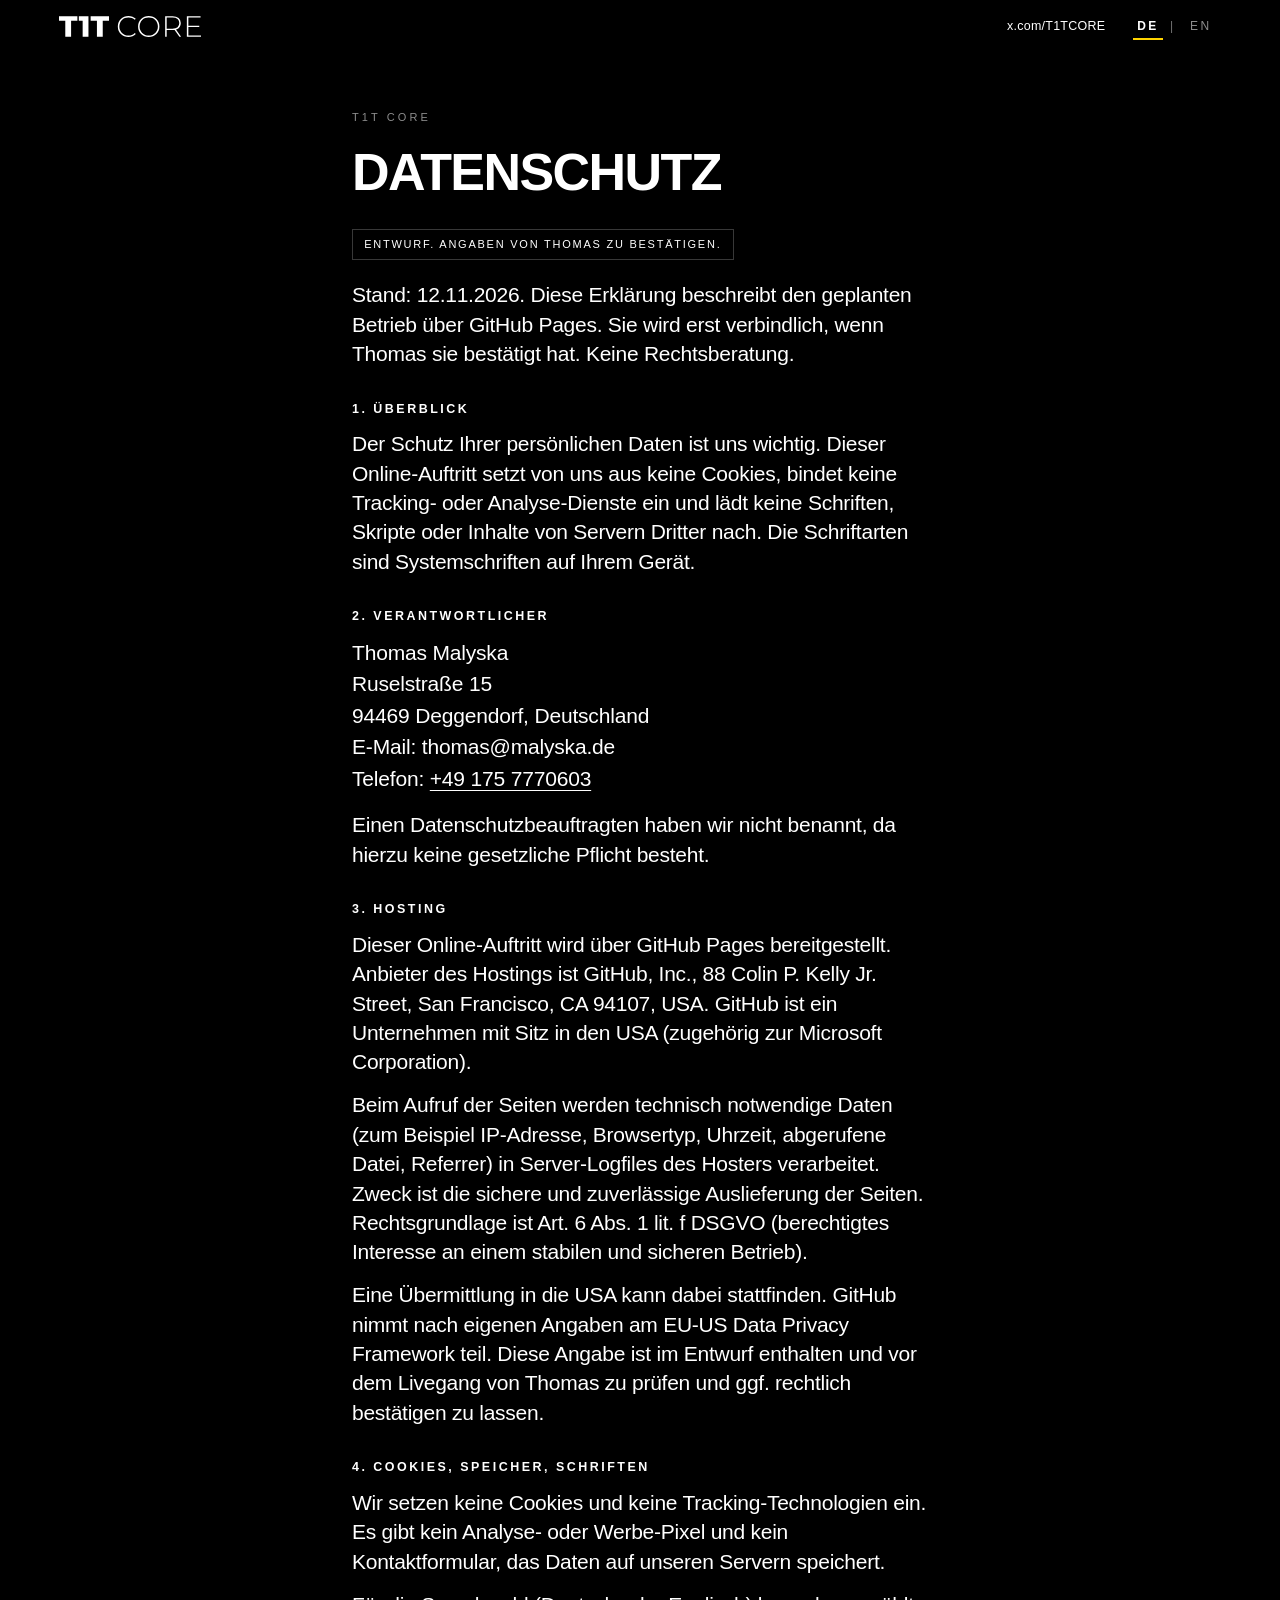
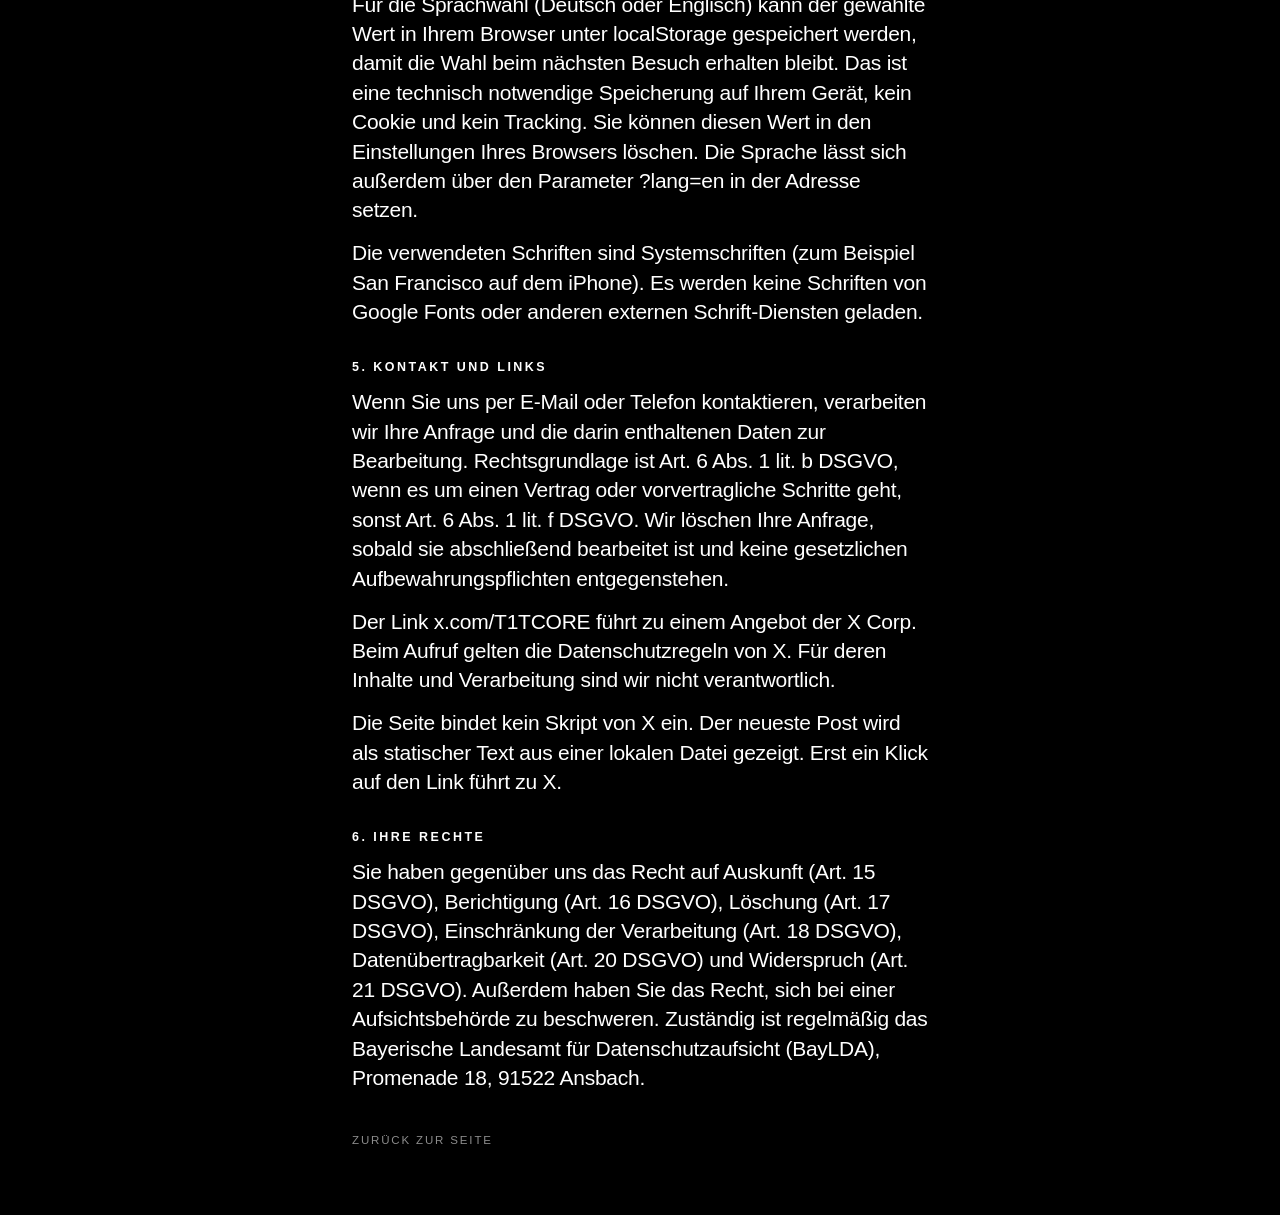
<file: datenschutz.html>
<!DOCTYPE html>
<html lang="de" data-lang="de" class="no-js">
  <head>
    <meta charset="utf-8" />
    <meta name="viewport" content="width=device-width, initial-scale=1, viewport-fit=cover" />
    <meta name="robots" content="index, follow" />
    <meta name="theme-color" content="#000000" />
    <meta name="color-scheme" content="dark" />
    <title>Datenschutz · T1T CORE</title>
    <meta name="description" content="Datenschutz von T1T Core. Keine Cookies, kein Tracking. Hosting über GitHub Pages." />
    <link rel="canonical" href="https://t1tcore.com/datenschutz.html" />
    <link rel="alternate" hreflang="de" href="https://t1tcore.com/datenschutz.html" />
    <link rel="alternate" hreflang="en" href="https://t1tcore.com/datenschutz.html?lang=en" />
    <link rel="alternate" hreflang="x-default" href="https://t1tcore.com/datenschutz.html" />
    <link rel="icon" href="assets/favicon-t1t.svg" type="image/svg+xml" />
    <link rel="apple-touch-icon" href="assets/apple-touch-icon-t1t.png" />
    <link rel="stylesheet" href="assets/styles.css" />
    <script>
      (function () {
        var lang = "de";
        try {
          var q = new URLSearchParams(location.search).get("lang");
          if (q === "en" || q === "de") lang = q;
          else {
            var l = localStorage.getItem("t1t-lang");
            if (l === "en" || l === "de") lang = l;
          }
        } catch (e) {}
        document.documentElement.lang = lang;
        document.documentElement.setAttribute("data-lang", lang);
        document.documentElement.classList.remove("no-js");
      })();
    </script>
  </head>
  <body>
    <header class="header">
      <a class="brand-logo" href="index.html"><img src="assets/logo/t1t-core-logo-weiss.svg" width="969" height="142" alt="T1T CORE Logo · zur Startseite" data-i18n-alt="brand.logo.alt" /></a>
      <div class="header-right">
        <a class="x-link" href="https://x.com/T1TCORE" target="_blank" rel="noopener noreferrer me">x.com/T1TCORE</a>
        <div class="lang" data-i18n-aria="nav.lang" role="group" aria-label="Sprache">
          <button type="button" data-set-lang="de" class="is-active" aria-pressed="true">DE</button>
          <span class="lang-sep" aria-hidden="true">|</span>
          <button type="button" data-set-lang="en" aria-pressed="false">EN</button>
        </div>
      </div>
    </header>
    <main class="legal">
      <div class="legal-inner">
        <p class="t-label">T1T Core</p>
        <h1 data-i18n="legal.dat.title">Datenschutz</h1>

        <div class="legal-de">
          <p class="legal-draft">Entwurf. Angaben von Thomas zu bestätigen.</p>
          <p class="t-body">Stand: 12.11.2026. Diese Erklärung beschreibt den geplanten Betrieb über GitHub Pages. Sie wird erst verbindlich, wenn Thomas sie bestätigt hat. Keine Rechtsberatung.</p>

          <h2>1. Überblick</h2>
          <p class="t-body">Der Schutz Ihrer persönlichen Daten ist uns wichtig. Dieser Online-Auftritt setzt von uns aus keine Cookies, bindet keine Tracking- oder Analyse-Dienste ein und lädt keine Schriften, Skripte oder Inhalte von Servern Dritter nach. Die Schriftarten sind Systemschriften auf Ihrem Gerät.</p>

          <h2>2. Verantwortlicher</h2>
          <address>
            Thomas Malyska<br />
            Ruselstraße 15<br />
            94469 Deggendorf, Deutschland<br />
            E-Mail: thomas@malyska.de<br />
            Telefon: <a href="tel:+491757770603">+49 175 7770603</a>
          </address>
          <p class="t-body">Einen Datenschutzbeauftragten haben wir nicht benannt, da hierzu keine gesetzliche Pflicht besteht.</p>

          <h2>3. Hosting</h2>
          <p class="t-body">Dieser Online-Auftritt wird über GitHub Pages bereitgestellt. Anbieter des Hostings ist GitHub, Inc., 88 Colin P. Kelly Jr. Street, San Francisco, CA 94107, USA. GitHub ist ein Unternehmen mit Sitz in den USA (zugehörig zur Microsoft Corporation).</p>
          <p class="t-body">Beim Aufruf der Seiten werden technisch notwendige Daten (zum Beispiel IP-Adresse, Browsertyp, Uhrzeit, abgerufene Datei, Referrer) in Server-Logfiles des Hosters verarbeitet. Zweck ist die sichere und zuverlässige Auslieferung der Seiten. Rechtsgrundlage ist Art. 6 Abs. 1 lit. f DSGVO (berechtigtes Interesse an einem stabilen und sicheren Betrieb).</p>
          <p class="t-body">Eine Übermittlung in die USA kann dabei stattfinden. GitHub nimmt nach eigenen Angaben am EU-US Data Privacy Framework teil. Diese Angabe ist im Entwurf enthalten und vor dem Livegang von Thomas zu prüfen und ggf. rechtlich bestätigen zu lassen.</p>

          <h2>4. Cookies, Speicher, Schriften</h2>
          <p class="t-body">Wir setzen keine Cookies und keine Tracking-Technologien ein. Es gibt kein Analyse- oder Werbe-Pixel und kein Kontaktformular, das Daten auf unseren Servern speichert.</p>
          <p class="t-body">Für die Sprachwahl (Deutsch oder Englisch) kann der gewählte Wert in Ihrem Browser unter localStorage gespeichert werden, damit die Wahl beim nächsten Besuch erhalten bleibt. Das ist eine technisch notwendige Speicherung auf Ihrem Gerät, kein Cookie und kein Tracking. Sie können diesen Wert in den Einstellungen Ihres Browsers löschen. Die Sprache lässt sich außerdem über den Parameter ?lang=en in der Adresse setzen.</p>
          <p class="t-body">Die verwendeten Schriften sind Systemschriften (zum Beispiel San Francisco auf dem iPhone). Es werden keine Schriften von Google Fonts oder anderen externen Schrift-Diensten geladen.</p>

          <h2>5. Kontakt und Links</h2>
          <p class="t-body">Wenn Sie uns per E-Mail oder Telefon kontaktieren, verarbeiten wir Ihre Anfrage und die darin enthaltenen Daten zur Bearbeitung. Rechtsgrundlage ist Art. 6 Abs. 1 lit. b DSGVO, wenn es um einen Vertrag oder vorvertragliche Schritte geht, sonst Art. 6 Abs. 1 lit. f DSGVO. Wir löschen Ihre Anfrage, sobald sie abschließend bearbeitet ist und keine gesetzlichen Aufbewahrungspflichten entgegenstehen.</p>
          <p class="t-body">Der Link x.com/T1TCORE führt zu einem Angebot der X Corp. Beim Aufruf gelten die Datenschutzregeln von X. Für deren Inhalte und Verarbeitung sind wir nicht verantwortlich.</p>
          <p class="t-body">Die Seite bindet kein Skript von X ein. Der neueste Post wird als statischer Text aus einer lokalen Datei gezeigt. Erst ein Klick auf den Link führt zu X.</p>
          <!-- Sound ausgeblendet 16.11.2026: <p class="t-body">Ein Marken-Ton kann lokal abgespielt werden. Er startet nur nach einem Tipp, bleibt auf dieser Seite und wird von keinem Server Dritter geladen.</p> -->

          <h2>6. Ihre Rechte</h2>
          <p class="t-body">Sie haben gegenüber uns das Recht auf Auskunft (Art. 15 DSGVO), Berichtigung (Art. 16 DSGVO), Löschung (Art. 17 DSGVO), Einschränkung der Verarbeitung (Art. 18 DSGVO), Datenübertragbarkeit (Art. 20 DSGVO) und Widerspruch (Art. 21 DSGVO). Außerdem haben Sie das Recht, sich bei einer Aufsichtsbehörde zu beschweren. Zuständig ist regelmäßig das Bayerische Landesamt für Datenschutzaufsicht (BayLDA), Promenade 18, 91522 Ansbach.</p>
        </div>

        <div class="legal-en">
          <p class="legal-draft">Draft. Details to be confirmed by Thomas.</p>
          <p class="t-body">As of 12 November 2026. This notice describes the planned operation on GitHub Pages. It becomes binding only after Thomas has confirmed it. This is not legal advice.</p>

          <h2>1. Overview</h2>
          <p class="t-body">Protecting your personal data matters to us. This site sets no cookies of our own, includes no tracking or analytics, and does not load fonts, scripts or content from third party servers. The typefaces are system fonts on your device.</p>

          <h2>2. Controller</h2>
          <address>
            Thomas Malyska<br />
            Ruselstraße 15<br />
            94469 Deggendorf, Germany<br />
            Email: thomas@malyska.de<br />
            Phone: <a href="tel:+491757770603">+49 175 7770603</a>
          </address>
          <p class="t-body">We have not appointed a data protection officer, as there is no legal obligation to do so.</p>

          <h2>3. Hosting</h2>
          <p class="t-body">This site is served via GitHub Pages. The hosting provider is GitHub, Inc., 88 Colin P. Kelly Jr. Street, San Francisco, CA 94107, USA. GitHub is a company based in the United States (part of Microsoft Corporation).</p>
          <p class="t-body">When you visit the pages, technically necessary data (for example IP address, browser type, time, requested file, referrer) is processed in the host’s server log files. The purpose is the secure and reliable delivery of the site. The legal basis is Art. 6 (1) (f) GDPR (legitimate interest in a stable and secure operation).</p>
          <p class="t-body">A transfer to the United States may occur. GitHub states that it participates in the EU-US Data Privacy Framework. This is included here as a draft and should be checked by Thomas, and if needed confirmed legally, before the site goes live.</p>

          <h2>4. Cookies, storage, fonts</h2>
          <p class="t-body">We do not use cookies or tracking technologies. There is no analytics or advertising pixel and no contact form that stores data on our servers.</p>
          <p class="t-body">For the language choice (German or English), the selected value may be stored in your browser under localStorage so the choice remains on a later visit. This is a technically necessary storage on your device, not a cookie and not tracking. You can delete this value in your browser settings. The language can also be set with the ?lang=en parameter in the address.</p>
          <p class="t-body">The fonts used are system fonts (for example San Francisco on iPhone). No fonts are loaded from Google Fonts or any other external font service.</p>

          <h2>5. Contact and links</h2>
          <p class="t-body">If you contact us by email or phone, we process your request and the data it contains in order to handle it. The legal basis is Art. 6 (1) (b) GDPR where a contract or pre-contractual steps are concerned, otherwise Art. 6 (1) (f) GDPR. We delete your request once it has been fully handled and no statutory retention duties apply.</p>
          <p class="t-body">The link x.com/T1TCORE leads to a service of X Corp. When you open it, the privacy rules of X apply. We are not responsible for their content or processing.</p>
          <p class="t-body">This page does not include any script from X. The latest post is shown as static text from a local file. Only a click on the link leads to X.</p>
          <!-- Sound ausgeblendet 16.11.2026: <p class="t-body">A brand sound may play locally. It starts only after a tap, stays on this page and is not loaded from a third party server.</p> -->

          <h2>6. Your rights</h2>
          <p class="t-body">You have the right to access (Art. 15 GDPR), rectification (Art. 16 GDPR), erasure (Art. 17 GDPR), restriction of processing (Art. 18 GDPR), data portability (Art. 20 GDPR) and objection (Art. 21 GDPR). You also have the right to lodge a complaint with a supervisory authority. The authority usually responsible is the Bavarian Data Protection Authority (Bayerisches Landesamt für Datenschutzaufsicht, BayLDA), Promenade 18, 91522 Ansbach, Germany.</p>
        </div>

        <a class="back" href="index.html" data-i18n="legal.back">Zurück zur Seite</a>
      </div>
    </main>
    <script src="assets/main.js"></script>
  </body>
</html>
</file>
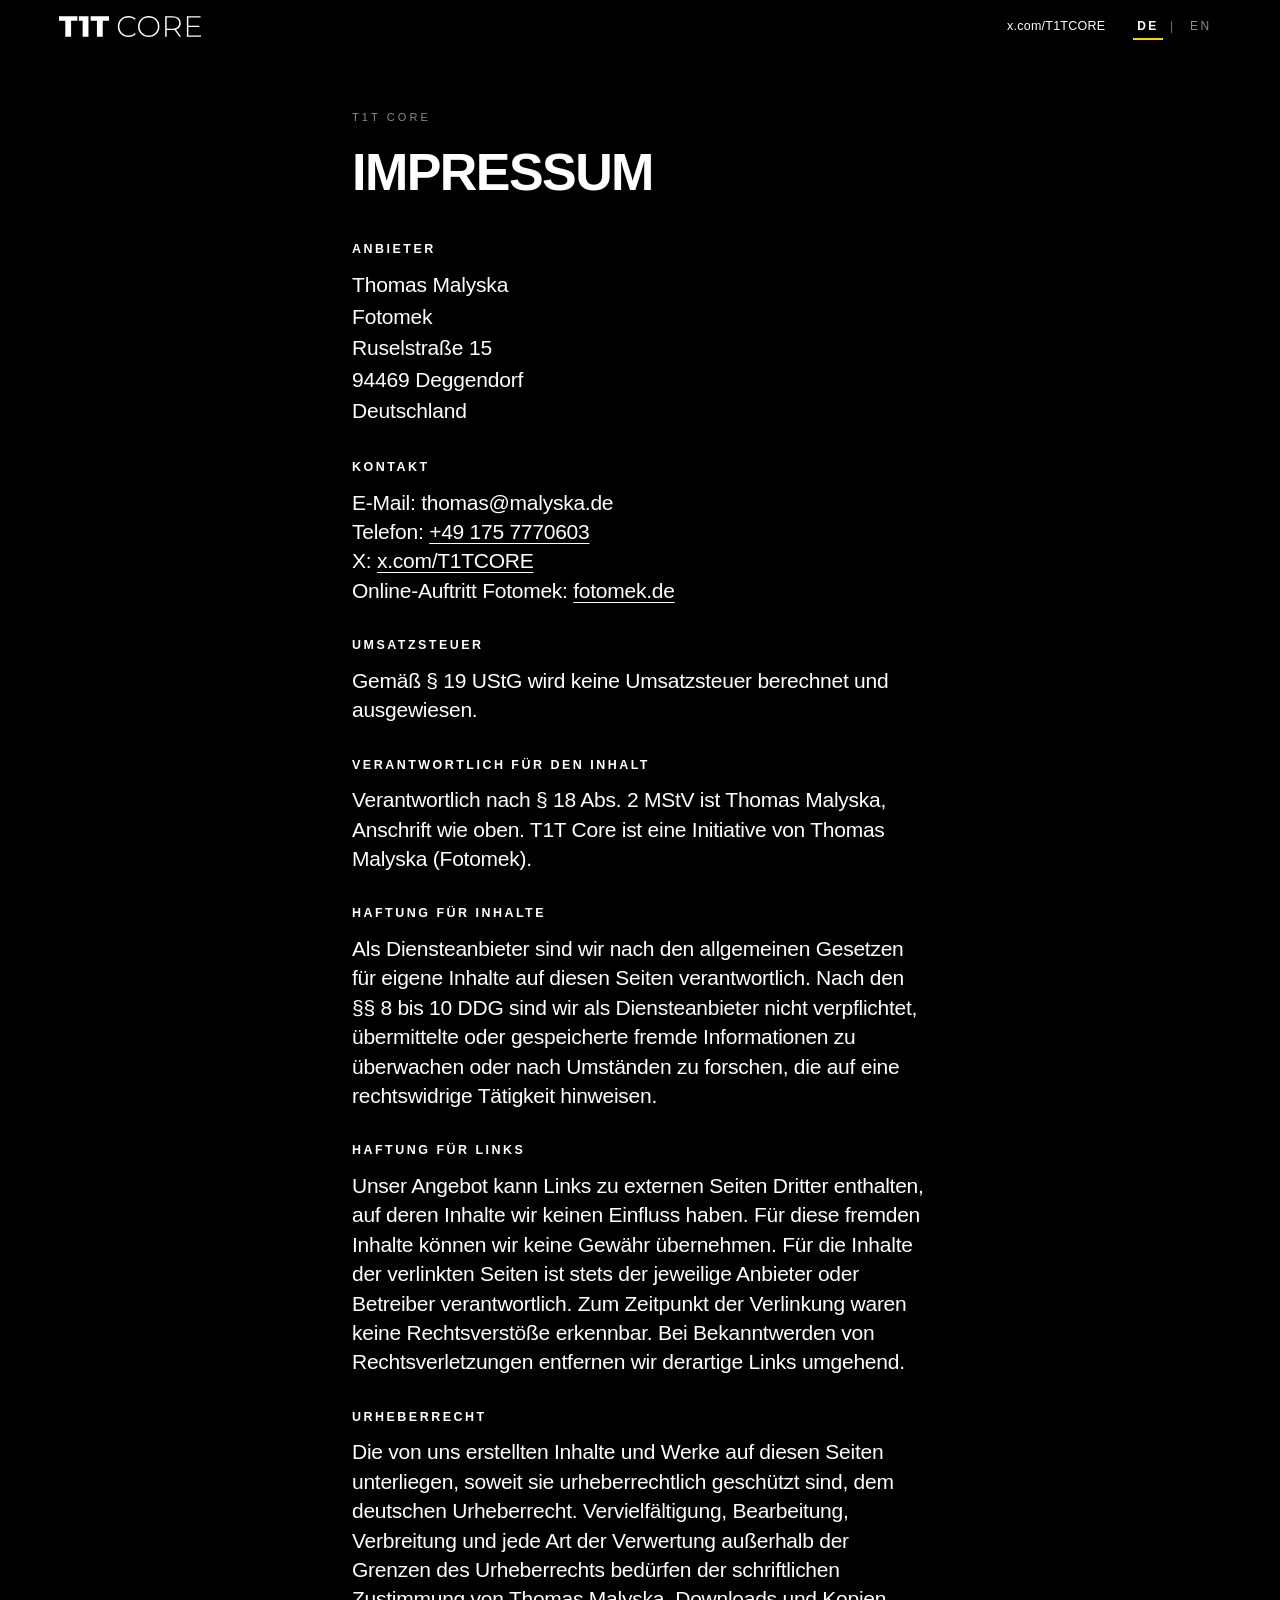
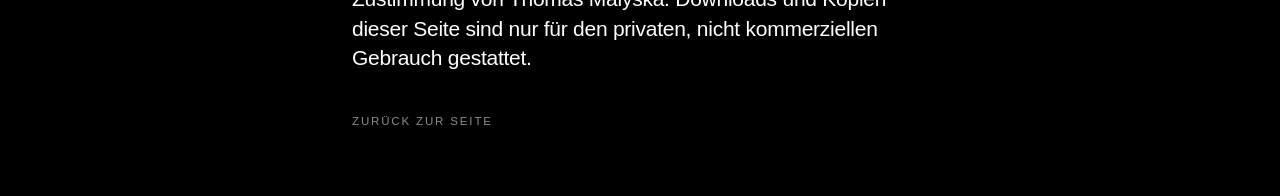
<file: impressum.html>
<!DOCTYPE html>
<html lang="de" data-lang="de" class="no-js">
  <head>
    <meta charset="utf-8" />
    <meta name="viewport" content="width=device-width, initial-scale=1, viewport-fit=cover" />
    <meta name="robots" content="index, follow" />
    <meta name="theme-color" content="#000000" />
    <meta name="color-scheme" content="dark" />
    <title>Impressum · T1T CORE</title>
    <meta name="description" content="Impressum von T1T Core. Initiative von Thomas Malyska, Fotomek, Deggendorf." />
    <link rel="canonical" href="https://t1tcore.com/impressum.html" />
    <link rel="alternate" hreflang="de" href="https://t1tcore.com/impressum.html" />
    <link rel="alternate" hreflang="en" href="https://t1tcore.com/impressum.html?lang=en" />
    <link rel="alternate" hreflang="x-default" href="https://t1tcore.com/impressum.html" />
    <link rel="icon" href="assets/favicon-t1t.svg" type="image/svg+xml" />
    <link rel="apple-touch-icon" href="assets/apple-touch-icon-t1t.png" />
    <link rel="stylesheet" href="assets/styles.css" />
    <script>
      (function () {
        var lang = "de";
        try {
          var q = new URLSearchParams(location.search).get("lang");
          if (q === "en" || q === "de") lang = q;
          else {
            var l = localStorage.getItem("t1t-lang");
            if (l === "en" || l === "de") lang = l;
          }
        } catch (e) {}
        document.documentElement.lang = lang;
        document.documentElement.setAttribute("data-lang", lang);
        document.documentElement.classList.remove("no-js");
      })();
    </script>
  </head>
  <body>
    <header class="header">
      <a class="brand-logo" href="index.html"><img src="assets/logo/t1t-core-logo-weiss.svg" width="969" height="142" alt="T1T CORE Logo · zur Startseite" data-i18n-alt="brand.logo.alt" /></a>
      <div class="header-right">
        <a class="x-link" href="https://x.com/T1TCORE" target="_blank" rel="noopener noreferrer me">x.com/T1TCORE</a>
        <div class="lang" data-i18n-aria="nav.lang" role="group" aria-label="Sprache">
          <button type="button" data-set-lang="de" class="is-active" aria-pressed="true">DE</button>
          <span class="lang-sep" aria-hidden="true">|</span>
          <button type="button" data-set-lang="en" aria-pressed="false">EN</button>
        </div>
      </div>
    </header>
    <main class="legal">
      <div class="legal-inner">
        <p class="t-label">T1T Core</p>
        <h1 data-i18n="legal.imp.title">Impressum</h1>

        <div class="legal-de">
          <h2>Anbieter</h2>
          <address>
            Thomas Malyska<br />
            Fotomek<br />
            Ruselstraße 15<br />
            94469 Deggendorf<br />
            Deutschland
          </address>

          <h2>Kontakt</h2>
          <p class="t-body">E-Mail: thomas@malyska.de<br />
          Telefon: <a href="tel:+491757770603">+49 175 7770603</a><br />
          X: <a href="https://x.com/T1TCORE" target="_blank" rel="noopener noreferrer">x.com/T1TCORE</a><br />
          Online-Auftritt Fotomek: <a href="https://fotomek.de" rel="noopener noreferrer">fotomek.de</a></p>

          <h2>Umsatzsteuer</h2>
          <p class="t-body">Gemäß § 19 UStG wird keine Umsatzsteuer berechnet und ausgewiesen.</p>

          <h2>Verantwortlich für den Inhalt</h2>
          <p class="t-body">Verantwortlich nach § 18 Abs. 2 MStV ist Thomas Malyska, Anschrift wie oben. T1T Core ist eine Initiative von Thomas Malyska (Fotomek).</p>

          <h2>Haftung für Inhalte</h2>
          <p class="t-body">Als Diensteanbieter sind wir nach den allgemeinen Gesetzen für eigene Inhalte auf diesen Seiten verantwortlich. Nach den §§ 8 bis 10 DDG sind wir als Diensteanbieter nicht verpflichtet, übermittelte oder gespeicherte fremde Informationen zu überwachen oder nach Umständen zu forschen, die auf eine rechtswidrige Tätigkeit hinweisen.</p>

          <h2>Haftung für Links</h2>
          <p class="t-body">Unser Angebot kann Links zu externen Seiten Dritter enthalten, auf deren Inhalte wir keinen Einfluss haben. Für diese fremden Inhalte können wir keine Gewähr übernehmen. Für die Inhalte der verlinkten Seiten ist stets der jeweilige Anbieter oder Betreiber verantwortlich. Zum Zeitpunkt der Verlinkung waren keine Rechtsverstöße erkennbar. Bei Bekanntwerden von Rechtsverletzungen entfernen wir derartige Links umgehend.</p>

          <h2>Urheberrecht</h2>
          <p class="t-body">Die von uns erstellten Inhalte und Werke auf diesen Seiten unterliegen, soweit sie urheberrechtlich geschützt sind, dem deutschen Urheberrecht. Vervielfältigung, Bearbeitung, Verbreitung und jede Art der Verwertung außerhalb der Grenzen des Urheberrechts bedürfen der schriftlichen Zustimmung von Thomas Malyska. Downloads und Kopien dieser Seite sind nur für den privaten, nicht kommerziellen Gebrauch gestattet.</p>
        </div>

        <div class="legal-en">
          <h2>Provider</h2>
          <address>
            Thomas Malyska<br />
            Fotomek<br />
            Ruselstraße 15<br />
            94469 Deggendorf<br />
            Germany
          </address>

          <h2>Contact</h2>
          <p class="t-body">Email: thomas@malyska.de<br />
          Phone: <a href="tel:+491757770603">+49 175 7770603</a><br />
          X: <a href="https://x.com/T1TCORE" target="_blank" rel="noopener noreferrer">x.com/T1TCORE</a><br />
          Fotomek site: <a href="https://fotomek.de" rel="noopener noreferrer">fotomek.de</a></p>

          <h2>VAT</h2>
          <p class="t-body">In accordance with section 19 of the German VAT Act (UStG), no VAT is charged or shown.</p>

          <h2>Responsible for content</h2>
          <p class="t-body">Responsible under section 18 (2) MStV is Thomas Malyska, address as above. T1T Core is an initiative of Thomas Malyska (Fotomek).</p>

          <h2>Liability for content</h2>
          <p class="t-body">As a service provider we are responsible for our own content on these pages under general law. Under sections 8 to 10 DDG we are not obliged to monitor transmitted or stored third party information or to investigate circumstances that indicate illegal activity.</p>

          <h2>Liability for links</h2>
          <p class="t-body">Our site may contain links to external third party pages over whose content we have no control. We cannot assume any liability for such external content. The respective provider or operator is always responsible for the content of linked pages. At the time of linking, no legal violations were apparent. If we become aware of any legal violations, we will remove such links immediately.</p>

          <h2>Copyright</h2>
          <p class="t-body">Content and works created by us on these pages are, where protected, subject to German copyright law. Reproduction, editing, distribution and any kind of use outside the limits of copyright law require the written consent of Thomas Malyska. Downloads and copies of this page are permitted for private, non commercial use only.</p>
        </div>

        <a class="back" href="index.html" data-i18n="legal.back">Zurück zur Seite</a>
      </div>
    </main>
    <script src="assets/main.js"></script>
  </body>
</html>
</file>
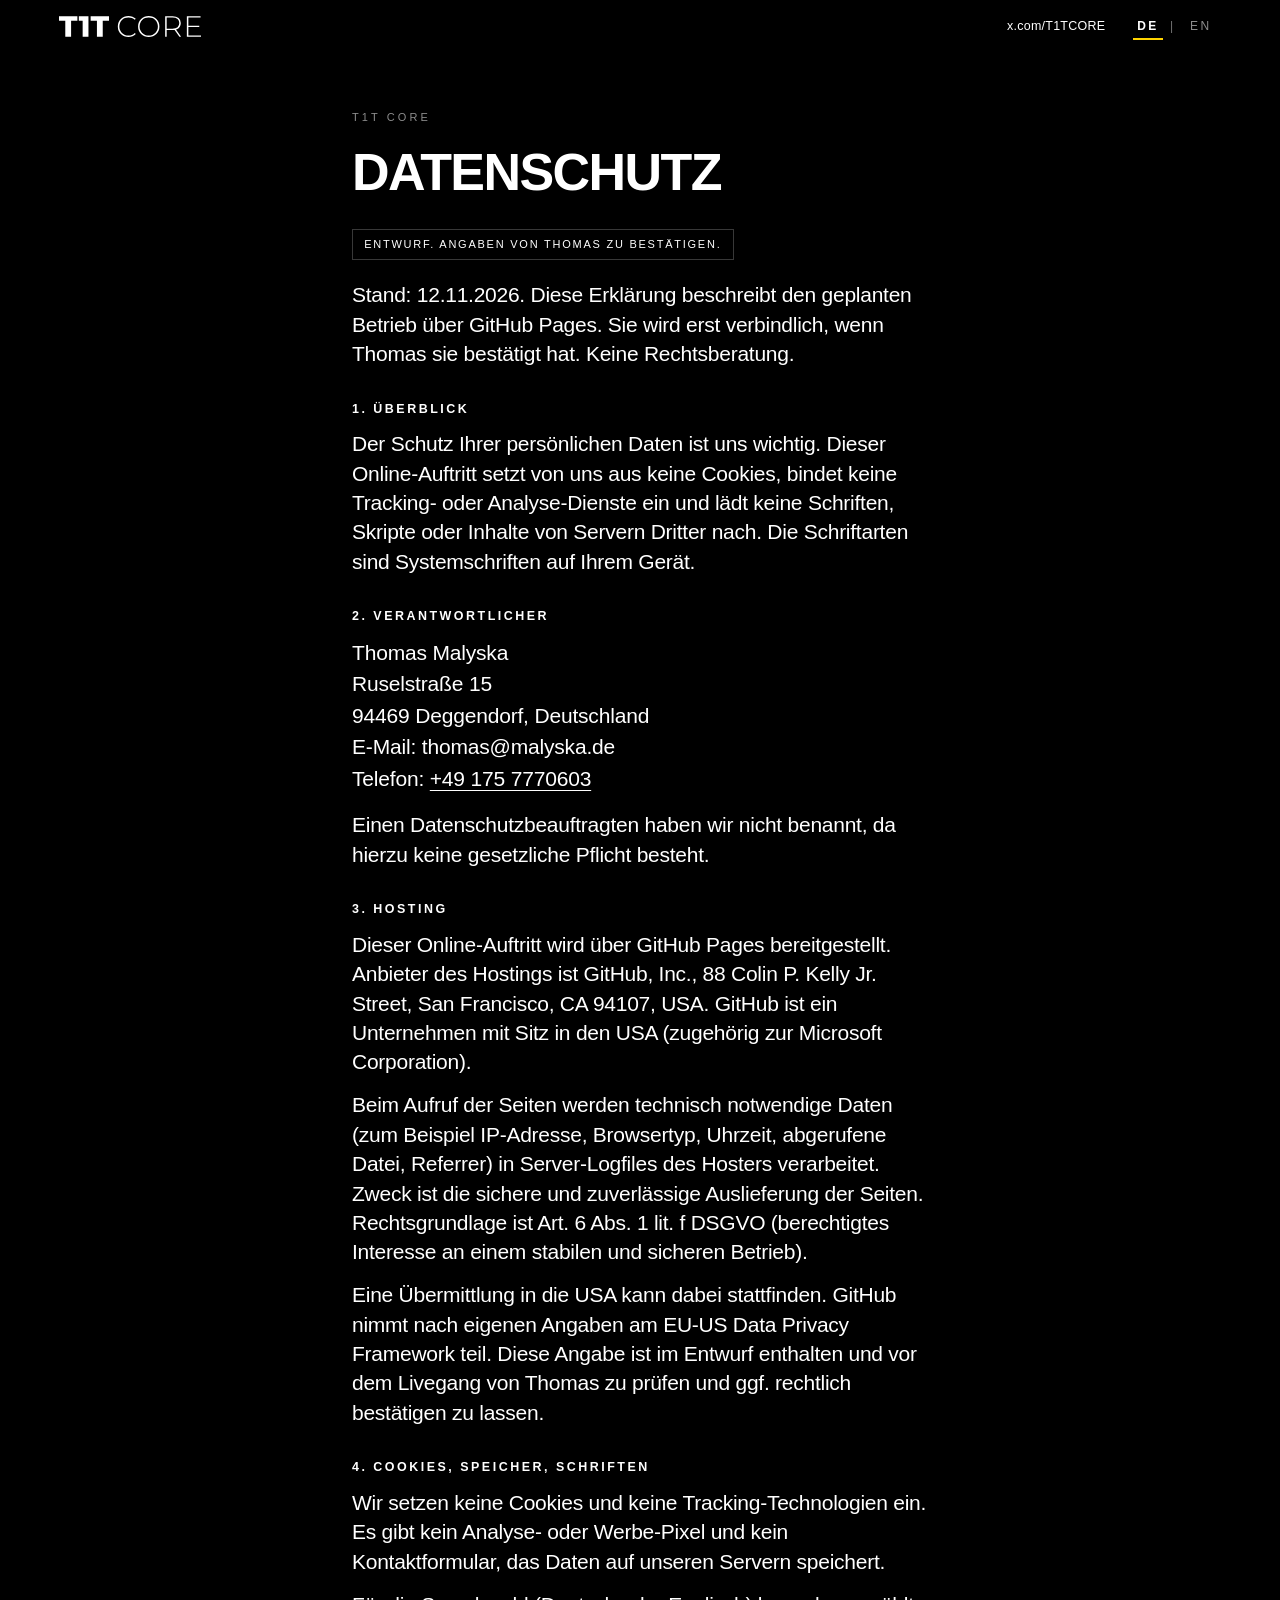
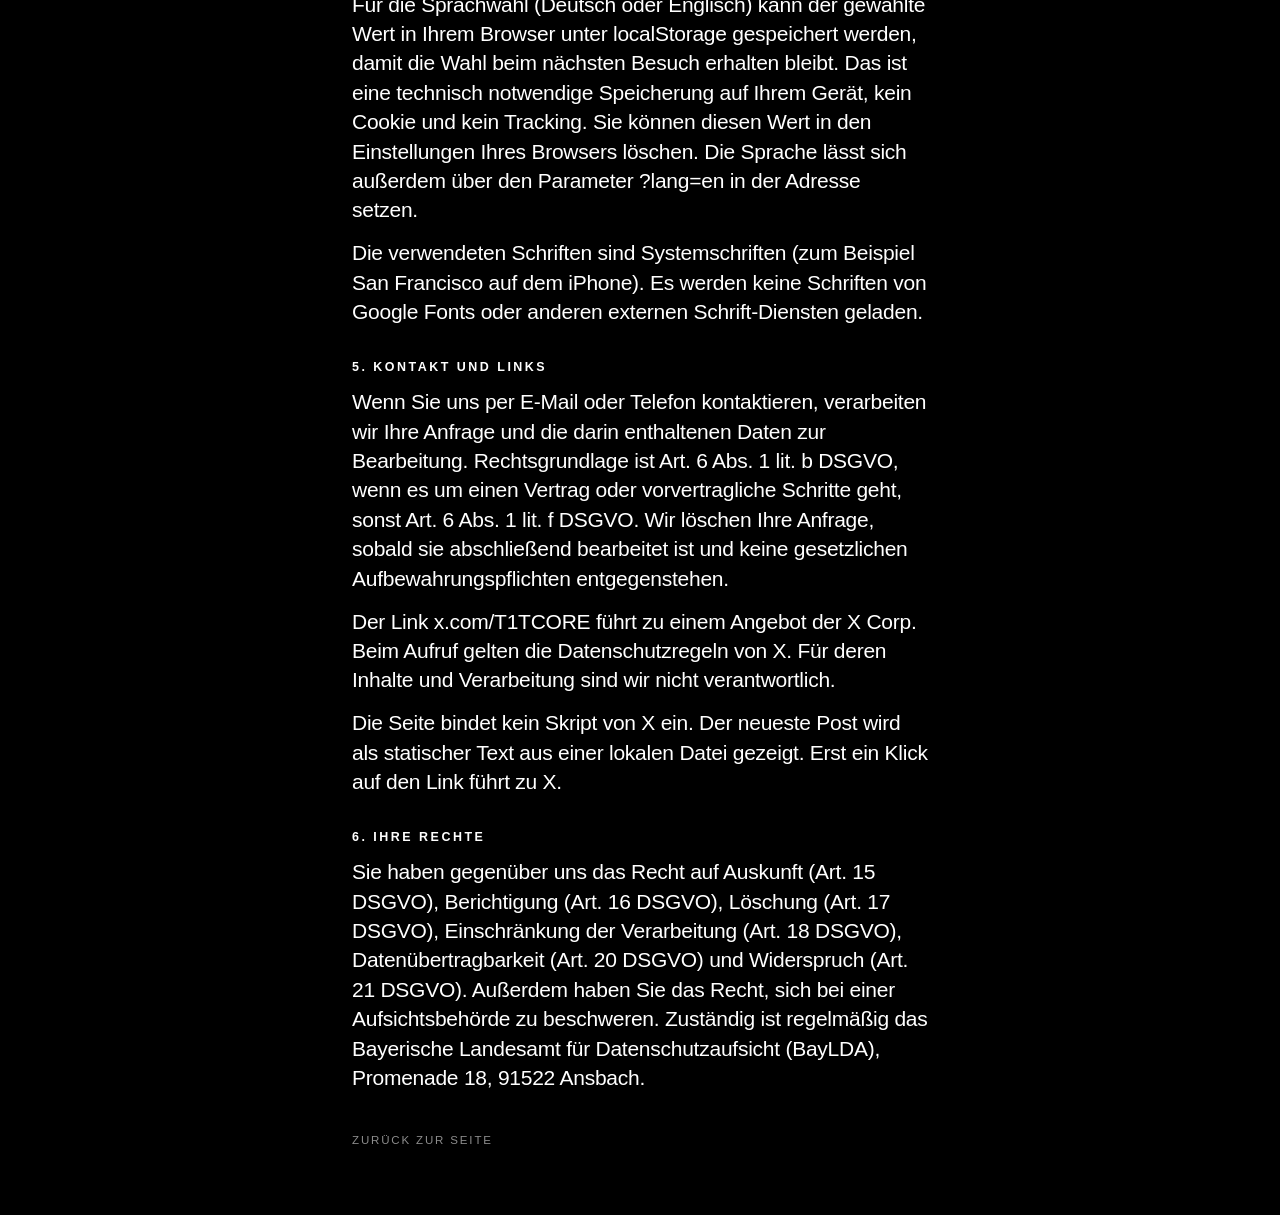
<file: alternative/datenschutz.html>
<!DOCTYPE html>
<html lang="de" data-lang="de" class="no-js">
  <head>
    <meta charset="utf-8" />
    <meta name="viewport" content="width=device-width, initial-scale=1, viewport-fit=cover" />
    <meta name="robots" content="noindex, nofollow" />
    <meta name="theme-color" content="#000000" />
    <meta name="color-scheme" content="dark" />
    <title>Datenschutz · T1T CORE</title>
    <meta name="description" content="Datenschutz von T1T Core. Keine Cookies, kein Tracking. Hosting über GitHub Pages." />
    <link rel="canonical" href="https://t1tcore.com/datenschutz.html" />
    <link rel="alternate" hreflang="de" href="https://t1tcore.com/datenschutz.html" />
    <link rel="alternate" hreflang="en" href="https://t1tcore.com/datenschutz.html?lang=en" />
    <link rel="alternate" hreflang="x-default" href="https://t1tcore.com/datenschutz.html" />
    <link rel="icon" href="assets/favicon-t1t.svg" type="image/svg+xml" />
    <link rel="apple-touch-icon" href="assets/apple-touch-icon-t1t.png" />
    <link rel="stylesheet" href="assets/styles.css" />
    <script>
      (function () {
        var lang = "de";
        try {
          var q = new URLSearchParams(location.search).get("lang");
          if (q === "en" || q === "de") lang = q;
          else {
            var l = localStorage.getItem("t1t-lang");
            if (l === "en" || l === "de") lang = l;
          }
        } catch (e) {}
        document.documentElement.lang = lang;
        document.documentElement.setAttribute("data-lang", lang);
        document.documentElement.classList.remove("no-js");
      })();
    </script>
  </head>
  <body>
    <header class="header">
      <a class="brand-logo" href="index.html"><img src="assets/logo/t1t-core-logo-weiss.svg" width="969" height="142" alt="T1T CORE Logo · zur Startseite" data-i18n-alt="brand.logo.alt" /></a>
      <div class="header-right">
        <a class="x-link" href="https://x.com/T1TCORE" target="_blank" rel="noopener noreferrer me">x.com/T1TCORE</a>
        <div class="lang" data-i18n-aria="nav.lang" role="group" aria-label="Sprache">
          <button type="button" data-set-lang="de" class="is-active" aria-pressed="true">DE</button>
          <span class="lang-sep" aria-hidden="true">|</span>
          <button type="button" data-set-lang="en" aria-pressed="false">EN</button>
        </div>
      </div>
    </header>
    <main class="legal">
      <div class="legal-inner">
        <p class="t-label">T1T Core</p>
        <h1 data-i18n="legal.dat.title">Datenschutz</h1>

        <div class="legal-de">
          <p class="legal-draft">Entwurf. Angaben von Thomas zu bestätigen.</p>
          <p class="t-body">Stand: 12.11.2026. Diese Erklärung beschreibt den geplanten Betrieb über GitHub Pages. Sie wird erst verbindlich, wenn Thomas sie bestätigt hat. Keine Rechtsberatung.</p>

          <h2>1. Überblick</h2>
          <p class="t-body">Der Schutz Ihrer persönlichen Daten ist uns wichtig. Dieser Online-Auftritt setzt von uns aus keine Cookies, bindet keine Tracking- oder Analyse-Dienste ein und lädt keine Schriften, Skripte oder Inhalte von Servern Dritter nach. Die Schriftarten sind Systemschriften auf Ihrem Gerät.</p>

          <h2>2. Verantwortlicher</h2>
          <address>
            Thomas Malyska<br />
            Ruselstraße 15<br />
            94469 Deggendorf, Deutschland<br />
            E-Mail: thomas@malyska.de<br />
            Telefon: <a href="tel:+491757770603">+49 175 7770603</a>
          </address>
          <p class="t-body">Einen Datenschutzbeauftragten haben wir nicht benannt, da hierzu keine gesetzliche Pflicht besteht.</p>

          <h2>3. Hosting</h2>
          <p class="t-body">Dieser Online-Auftritt wird über GitHub Pages bereitgestellt. Anbieter des Hostings ist GitHub, Inc., 88 Colin P. Kelly Jr. Street, San Francisco, CA 94107, USA. GitHub ist ein Unternehmen mit Sitz in den USA (zugehörig zur Microsoft Corporation).</p>
          <p class="t-body">Beim Aufruf der Seiten werden technisch notwendige Daten (zum Beispiel IP-Adresse, Browsertyp, Uhrzeit, abgerufene Datei, Referrer) in Server-Logfiles des Hosters verarbeitet. Zweck ist die sichere und zuverlässige Auslieferung der Seiten. Rechtsgrundlage ist Art. 6 Abs. 1 lit. f DSGVO (berechtigtes Interesse an einem stabilen und sicheren Betrieb).</p>
          <p class="t-body">Eine Übermittlung in die USA kann dabei stattfinden. GitHub nimmt nach eigenen Angaben am EU-US Data Privacy Framework teil. Diese Angabe ist im Entwurf enthalten und vor dem Livegang von Thomas zu prüfen und ggf. rechtlich bestätigen zu lassen.</p>

          <h2>4. Cookies, Speicher, Schriften</h2>
          <p class="t-body">Wir setzen keine Cookies und keine Tracking-Technologien ein. Es gibt kein Analyse- oder Werbe-Pixel und kein Kontaktformular, das Daten auf unseren Servern speichert.</p>
          <p class="t-body">Für die Sprachwahl (Deutsch oder Englisch) kann der gewählte Wert in Ihrem Browser unter localStorage gespeichert werden, damit die Wahl beim nächsten Besuch erhalten bleibt. Das ist eine technisch notwendige Speicherung auf Ihrem Gerät, kein Cookie und kein Tracking. Sie können diesen Wert in den Einstellungen Ihres Browsers löschen. Die Sprache lässt sich außerdem über den Parameter ?lang=en in der Adresse setzen.</p>
          <p class="t-body">Die verwendeten Schriften sind Systemschriften (zum Beispiel San Francisco auf dem iPhone). Es werden keine Schriften von Google Fonts oder anderen externen Schrift-Diensten geladen.</p>

          <h2>5. Kontakt und Links</h2>
          <p class="t-body">Wenn Sie uns per E-Mail oder Telefon kontaktieren, verarbeiten wir Ihre Anfrage und die darin enthaltenen Daten zur Bearbeitung. Rechtsgrundlage ist Art. 6 Abs. 1 lit. b DSGVO, wenn es um einen Vertrag oder vorvertragliche Schritte geht, sonst Art. 6 Abs. 1 lit. f DSGVO. Wir löschen Ihre Anfrage, sobald sie abschließend bearbeitet ist und keine gesetzlichen Aufbewahrungspflichten entgegenstehen.</p>
          <p class="t-body">Der Link x.com/T1TCORE führt zu einem Angebot der X Corp. Beim Aufruf gelten die Datenschutzregeln von X. Für deren Inhalte und Verarbeitung sind wir nicht verantwortlich.</p>
          <p class="t-body">Die Seite bindet kein Skript von X ein. Der neueste Post wird als statischer Text aus einer lokalen Datei gezeigt. Erst ein Klick auf den Link führt zu X.</p>
          <!-- Sound ausgeblendet 16.11.2026: <p class="t-body">Ein Marken-Ton kann lokal abgespielt werden. Er startet nur nach einem Tipp, bleibt auf dieser Seite und wird von keinem Server Dritter geladen.</p> -->

          <h2>6. Ihre Rechte</h2>
          <p class="t-body">Sie haben gegenüber uns das Recht auf Auskunft (Art. 15 DSGVO), Berichtigung (Art. 16 DSGVO), Löschung (Art. 17 DSGVO), Einschränkung der Verarbeitung (Art. 18 DSGVO), Datenübertragbarkeit (Art. 20 DSGVO) und Widerspruch (Art. 21 DSGVO). Außerdem haben Sie das Recht, sich bei einer Aufsichtsbehörde zu beschweren. Zuständig ist regelmäßig das Bayerische Landesamt für Datenschutzaufsicht (BayLDA), Promenade 18, 91522 Ansbach.</p>
        </div>

        <div class="legal-en">
          <p class="legal-draft">Draft. Details to be confirmed by Thomas.</p>
          <p class="t-body">As of 12 November 2026. This notice describes the planned operation on GitHub Pages. It becomes binding only after Thomas has confirmed it. This is not legal advice.</p>

          <h2>1. Overview</h2>
          <p class="t-body">Protecting your personal data matters to us. This site sets no cookies of our own, includes no tracking or analytics, and does not load fonts, scripts or content from third party servers. The typefaces are system fonts on your device.</p>

          <h2>2. Controller</h2>
          <address>
            Thomas Malyska<br />
            Ruselstraße 15<br />
            94469 Deggendorf, Germany<br />
            Email: thomas@malyska.de<br />
            Phone: <a href="tel:+491757770603">+49 175 7770603</a>
          </address>
          <p class="t-body">We have not appointed a data protection officer, as there is no legal obligation to do so.</p>

          <h2>3. Hosting</h2>
          <p class="t-body">This site is served via GitHub Pages. The hosting provider is GitHub, Inc., 88 Colin P. Kelly Jr. Street, San Francisco, CA 94107, USA. GitHub is a company based in the United States (part of Microsoft Corporation).</p>
          <p class="t-body">When you visit the pages, technically necessary data (for example IP address, browser type, time, requested file, referrer) is processed in the host’s server log files. The purpose is the secure and reliable delivery of the site. The legal basis is Art. 6 (1) (f) GDPR (legitimate interest in a stable and secure operation).</p>
          <p class="t-body">A transfer to the United States may occur. GitHub states that it participates in the EU-US Data Privacy Framework. This is included here as a draft and should be checked by Thomas, and if needed confirmed legally, before the site goes live.</p>

          <h2>4. Cookies, storage, fonts</h2>
          <p class="t-body">We do not use cookies or tracking technologies. There is no analytics or advertising pixel and no contact form that stores data on our servers.</p>
          <p class="t-body">For the language choice (German or English), the selected value may be stored in your browser under localStorage so the choice remains on a later visit. This is a technically necessary storage on your device, not a cookie and not tracking. You can delete this value in your browser settings. The language can also be set with the ?lang=en parameter in the address.</p>
          <p class="t-body">The fonts used are system fonts (for example San Francisco on iPhone). No fonts are loaded from Google Fonts or any other external font service.</p>

          <h2>5. Contact and links</h2>
          <p class="t-body">If you contact us by email or phone, we process your request and the data it contains in order to handle it. The legal basis is Art. 6 (1) (b) GDPR where a contract or pre-contractual steps are concerned, otherwise Art. 6 (1) (f) GDPR. We delete your request once it has been fully handled and no statutory retention duties apply.</p>
          <p class="t-body">The link x.com/T1TCORE leads to a service of X Corp. When you open it, the privacy rules of X apply. We are not responsible for their content or processing.</p>
          <p class="t-body">This page does not include any script from X. The latest post is shown as static text from a local file. Only a click on the link leads to X.</p>
          <!-- Sound ausgeblendet 16.11.2026: <p class="t-body">A brand sound may play locally. It starts only after a tap, stays on this page and is not loaded from a third party server.</p> -->

          <h2>6. Your rights</h2>
          <p class="t-body">You have the right to access (Art. 15 GDPR), rectification (Art. 16 GDPR), erasure (Art. 17 GDPR), restriction of processing (Art. 18 GDPR), data portability (Art. 20 GDPR) and objection (Art. 21 GDPR). You also have the right to lodge a complaint with a supervisory authority. The authority usually responsible is the Bavarian Data Protection Authority (Bayerisches Landesamt für Datenschutzaufsicht, BayLDA), Promenade 18, 91522 Ansbach, Germany.</p>
        </div>

        <a class="back" href="index.html" data-i18n="legal.back">Zurück zur Seite</a>
      </div>
    </main>
    <script src="assets/main.js"></script>
  </body>
</html>
</file>
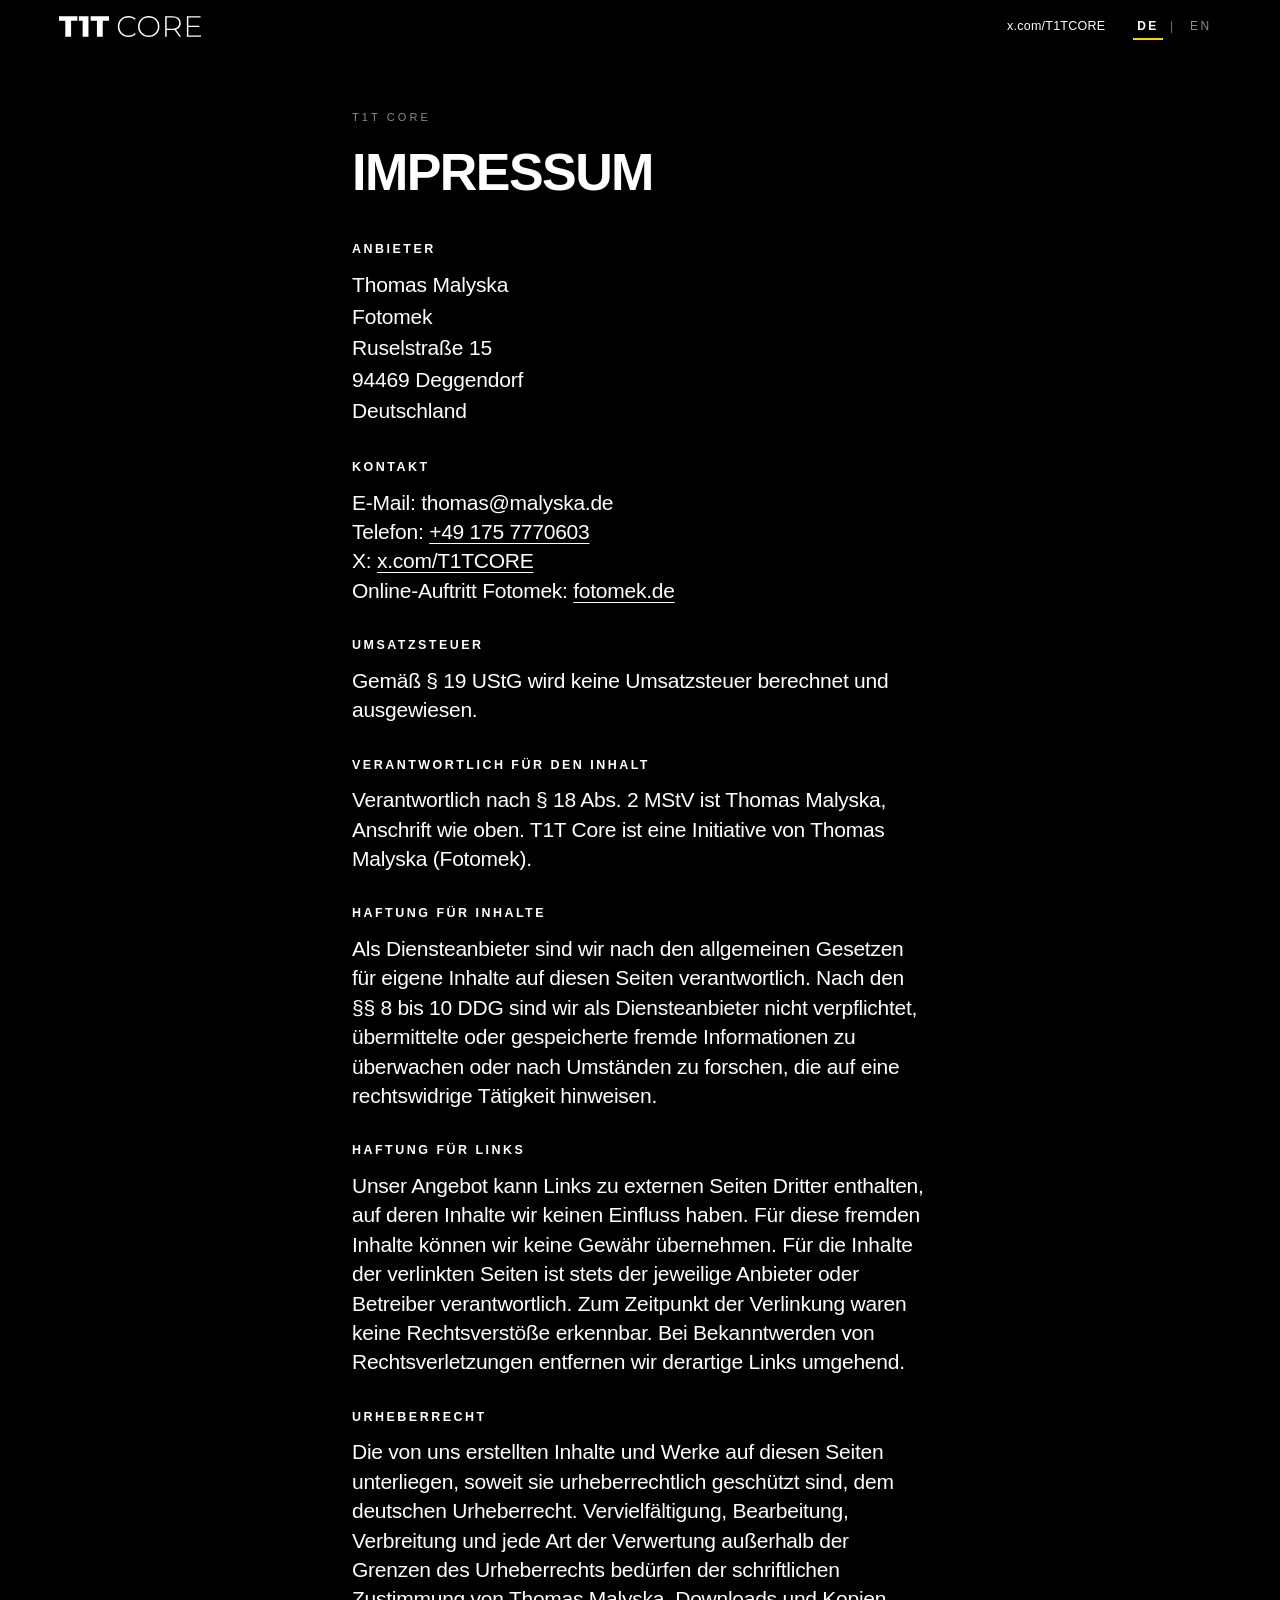
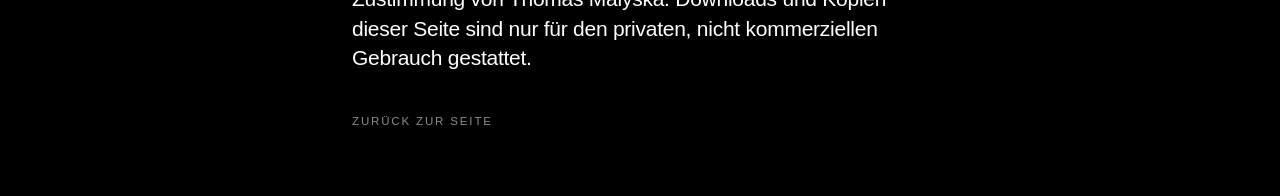
<file: alternative/impressum.html>
<!DOCTYPE html>
<html lang="de" data-lang="de" class="no-js">
  <head>
    <meta charset="utf-8" />
    <meta name="viewport" content="width=device-width, initial-scale=1, viewport-fit=cover" />
    <meta name="robots" content="noindex, nofollow" />
    <meta name="theme-color" content="#000000" />
    <meta name="color-scheme" content="dark" />
    <title>Impressum · T1T CORE</title>
    <meta name="description" content="Impressum von T1T Core. Initiative von Thomas Malyska, Fotomek, Deggendorf." />
    <link rel="canonical" href="https://t1tcore.com/impressum.html" />
    <link rel="alternate" hreflang="de" href="https://t1tcore.com/impressum.html" />
    <link rel="alternate" hreflang="en" href="https://t1tcore.com/impressum.html?lang=en" />
    <link rel="alternate" hreflang="x-default" href="https://t1tcore.com/impressum.html" />
    <link rel="icon" href="assets/favicon-t1t.svg" type="image/svg+xml" />
    <link rel="apple-touch-icon" href="assets/apple-touch-icon-t1t.png" />
    <link rel="stylesheet" href="assets/styles.css" />
    <script>
      (function () {
        var lang = "de";
        try {
          var q = new URLSearchParams(location.search).get("lang");
          if (q === "en" || q === "de") lang = q;
          else {
            var l = localStorage.getItem("t1t-lang");
            if (l === "en" || l === "de") lang = l;
          }
        } catch (e) {}
        document.documentElement.lang = lang;
        document.documentElement.setAttribute("data-lang", lang);
        document.documentElement.classList.remove("no-js");
      })();
    </script>
  </head>
  <body>
    <header class="header">
      <a class="brand-logo" href="index.html"><img src="assets/logo/t1t-core-logo-weiss.svg" width="969" height="142" alt="T1T CORE Logo · zur Startseite" data-i18n-alt="brand.logo.alt" /></a>
      <div class="header-right">
        <a class="x-link" href="https://x.com/T1TCORE" target="_blank" rel="noopener noreferrer me">x.com/T1TCORE</a>
        <div class="lang" data-i18n-aria="nav.lang" role="group" aria-label="Sprache">
          <button type="button" data-set-lang="de" class="is-active" aria-pressed="true">DE</button>
          <span class="lang-sep" aria-hidden="true">|</span>
          <button type="button" data-set-lang="en" aria-pressed="false">EN</button>
        </div>
      </div>
    </header>
    <main class="legal">
      <div class="legal-inner">
        <p class="t-label">T1T Core</p>
        <h1 data-i18n="legal.imp.title">Impressum</h1>

        <div class="legal-de">
          <h2>Anbieter</h2>
          <address>
            Thomas Malyska<br />
            Fotomek<br />
            Ruselstraße 15<br />
            94469 Deggendorf<br />
            Deutschland
          </address>

          <h2>Kontakt</h2>
          <p class="t-body">E-Mail: thomas@malyska.de<br />
          Telefon: <a href="tel:+491757770603">+49 175 7770603</a><br />
          X: <a href="https://x.com/T1TCORE" target="_blank" rel="noopener noreferrer">x.com/T1TCORE</a><br />
          Online-Auftritt Fotomek: <a href="https://fotomek.de" rel="noopener noreferrer">fotomek.de</a></p>

          <h2>Umsatzsteuer</h2>
          <p class="t-body">Gemäß § 19 UStG wird keine Umsatzsteuer berechnet und ausgewiesen.</p>

          <h2>Verantwortlich für den Inhalt</h2>
          <p class="t-body">Verantwortlich nach § 18 Abs. 2 MStV ist Thomas Malyska, Anschrift wie oben. T1T Core ist eine Initiative von Thomas Malyska (Fotomek).</p>

          <h2>Haftung für Inhalte</h2>
          <p class="t-body">Als Diensteanbieter sind wir nach den allgemeinen Gesetzen für eigene Inhalte auf diesen Seiten verantwortlich. Nach den §§ 8 bis 10 DDG sind wir als Diensteanbieter nicht verpflichtet, übermittelte oder gespeicherte fremde Informationen zu überwachen oder nach Umständen zu forschen, die auf eine rechtswidrige Tätigkeit hinweisen.</p>

          <h2>Haftung für Links</h2>
          <p class="t-body">Unser Angebot kann Links zu externen Seiten Dritter enthalten, auf deren Inhalte wir keinen Einfluss haben. Für diese fremden Inhalte können wir keine Gewähr übernehmen. Für die Inhalte der verlinkten Seiten ist stets der jeweilige Anbieter oder Betreiber verantwortlich. Zum Zeitpunkt der Verlinkung waren keine Rechtsverstöße erkennbar. Bei Bekanntwerden von Rechtsverletzungen entfernen wir derartige Links umgehend.</p>

          <h2>Urheberrecht</h2>
          <p class="t-body">Die von uns erstellten Inhalte und Werke auf diesen Seiten unterliegen, soweit sie urheberrechtlich geschützt sind, dem deutschen Urheberrecht. Vervielfältigung, Bearbeitung, Verbreitung und jede Art der Verwertung außerhalb der Grenzen des Urheberrechts bedürfen der schriftlichen Zustimmung von Thomas Malyska. Downloads und Kopien dieser Seite sind nur für den privaten, nicht kommerziellen Gebrauch gestattet.</p>
        </div>

        <div class="legal-en">
          <h2>Provider</h2>
          <address>
            Thomas Malyska<br />
            Fotomek<br />
            Ruselstraße 15<br />
            94469 Deggendorf<br />
            Germany
          </address>

          <h2>Contact</h2>
          <p class="t-body">Email: thomas@malyska.de<br />
          Phone: <a href="tel:+491757770603">+49 175 7770603</a><br />
          X: <a href="https://x.com/T1TCORE" target="_blank" rel="noopener noreferrer">x.com/T1TCORE</a><br />
          Fotomek site: <a href="https://fotomek.de" rel="noopener noreferrer">fotomek.de</a></p>

          <h2>VAT</h2>
          <p class="t-body">In accordance with section 19 of the German VAT Act (UStG), no VAT is charged or shown.</p>

          <h2>Responsible for content</h2>
          <p class="t-body">Responsible under section 18 (2) MStV is Thomas Malyska, address as above. T1T Core is an initiative of Thomas Malyska (Fotomek).</p>

          <h2>Liability for content</h2>
          <p class="t-body">As a service provider we are responsible for our own content on these pages under general law. Under sections 8 to 10 DDG we are not obliged to monitor transmitted or stored third party information or to investigate circumstances that indicate illegal activity.</p>

          <h2>Liability for links</h2>
          <p class="t-body">Our site may contain links to external third party pages over whose content we have no control. We cannot assume any liability for such external content. The respective provider or operator is always responsible for the content of linked pages. At the time of linking, no legal violations were apparent. If we become aware of any legal violations, we will remove such links immediately.</p>

          <h2>Copyright</h2>
          <p class="t-body">Content and works created by us on these pages are, where protected, subject to German copyright law. Reproduction, editing, distribution and any kind of use outside the limits of copyright law require the written consent of Thomas Malyska. Downloads and copies of this page are permitted for private, non commercial use only.</p>
        </div>

        <a class="back" href="index.html" data-i18n="legal.back">Zurück zur Seite</a>
      </div>
    </main>
    <script src="assets/main.js"></script>
  </body>
</html>
</file>
<file: assets/cd.css>
/* T1T CORE · CD Vorschau 19.11.2026 · Signal statt Rauschen · schwarz, weiss, ruhig */
:root{--bg:#000;--ink:#fff;--mute:#b3b3b3;--dim:#8a8a8a;--line:rgba(255,255,255,.14);--line2:rgba(255,255,255,.32)}
*{box-sizing:border-box}html{-webkit-text-size-adjust:100%}
body{margin:0;background:var(--bg);color:var(--ink);font:400 17px/1.6 -apple-system,BlinkMacSystemFont,"Segoe UI","Helvetica Neue",Inter,Roboto,Helvetica,Arial,sans-serif;overflow-x:hidden;-webkit-font-smoothing:antialiased}
img{max-width:100%;height:auto;display:block}
a{color:var(--ink);text-underline-offset:3px;text-decoration-thickness:1px}
.top{display:flex;align-items:center;justify-content:space-between;gap:12px;padding:12px 22px;position:sticky;top:0;z-index:5;background:rgba(0,0,0,.9);backdrop-filter:blur(8px);-webkit-backdrop-filter:blur(8px)}
.logo{display:inline-flex;align-items:center;min-height:44px}
.logo img{height:18px;width:auto}
.top-r{display:flex;align-items:center;gap:4px}
.top-r a{display:inline-flex;align-items:center;justify-content:center;min-height:44px;min-width:44px;padding:0 8px;text-decoration:none;font-size:13px;letter-spacing:.12em;color:var(--mute)}
.top-r .lang{color:var(--ink);font-weight:600}
.top-r a:hover{color:var(--ink)}
.label{margin:0 0 14px;font-size:12px;letter-spacing:.32em;font-weight:500;color:var(--mute);text-transform:uppercase}
h2{margin:0 0 16px;font-size:clamp(30px,8.4vw,52px);line-height:1.04;font-weight:800;letter-spacing:-.02em;text-transform:uppercase}
.body{color:var(--mute);margin:0 0 24px;max-width:36em}.small{font-size:15px}
.gold{color:var(--ink)}

/* Hero */
.hero{padding:40px 22px 72px;text-align:left;max-width:1180px;margin:0 auto}
.signal{width:calc(100% + 22px);max-width:none;height:auto;margin:8px 0 40px -6px;opacity:.95}
.kicker{order:0;margin:0 0 18px;font-size:12px;letter-spacing:.32em;color:var(--mute);font-weight:500}
.claim{margin:0 0 30px;font-size:clamp(46px,13.4vw,128px);line-height:.92;font-weight:900;letter-spacing:-.025em}
.claim span{display:block}
.h-lead{font-size:clamp(21px,5.6vw,30px);font-weight:600;line-height:1.3;margin:0 0 10px;max-width:20em}
.h-sub{color:var(--mute);margin:0 0 34px;max-width:30em}
.btn{display:inline-flex;align-items:center;justify-content:center;min-height:52px;padding:0 28px;border-radius:0;background:#fff;color:#000;font-weight:700;text-decoration:none;letter-spacing:.06em;font-size:15px;border:1px solid #fff}
.btn:hover{background:#000;color:#fff}
.btn:focus-visible,.top-r a:focus-visible,a:focus-visible{outline:2px solid #fff;outline-offset:3px}
.note{margin:16px 0 0;font-size:13px;color:var(--dim);letter-spacing:.04em}
.note a{color:var(--mute)}

/* Sections */
.sec{padding:72px 22px;max-width:1180px;margin:0 auto;border-top:1px solid var(--line)}
.model{text-align:left}
.model-svg{width:100%;max-width:330px;margin:36px auto 36px;display:block;overflow:visible}
.ring-out{fill:none;stroke:rgba(255,255,255,.12);stroke-width:1}
.arc{fill:none;stroke:#fff;stroke-width:1.6;stroke-linecap:round}
.core{stroke:#fff;stroke-width:1.4}.core-in{fill:none;stroke:rgba(255,255,255,.22);stroke-width:1}
.tick{stroke:rgba(255,255,255,.45);stroke-width:1}
.core-t1{font:900 44px/1 -apple-system,"Segoe UI",Arial,sans-serif;fill:#fff;letter-spacing:.02em}
.core-t2{font:300 20px/1 -apple-system,"Segoe UI",Arial,sans-serif;fill:#fff;letter-spacing:.35em}
.node circle{fill:#000;stroke:#fff;stroke-width:1.4}
.node-t{font:700 10.5px/1 -apple-system,"Segoe UI",Arial,sans-serif;fill:#fff;letter-spacing:.08em}
.stages{list-style:none;padding:0;margin:0;display:grid;gap:0;text-align:left;border-top:1px solid var(--line)}
.stages li{padding:18px 0;border-bottom:1px solid var(--line);display:flex;flex-direction:column;gap:2px}
.stages strong{letter-spacing:.24em;color:var(--ink);font-size:14px;font-weight:700}.stages span{color:var(--mute)}

.q{margin:0;display:grid;grid-template-columns:104px 1fr;gap:18px 20px;align-items:center}
.q picture img{border-radius:0;aspect-ratio:4/5;object-fit:cover;filter:grayscale(1) contrast(1.05)}
.q blockquote{margin:0}.q blockquote p{margin:0;font-size:clamp(22px,6vw,38px);line-height:1.18;font-weight:700;letter-spacing:-.01em}
.q figcaption{grid-column:1/-1;color:var(--mute);font-weight:500;letter-spacing:.14em;font-size:12px;text-transform:uppercase}
.q-body{margin-top:26px;color:var(--mute)}.q-body p{margin:0 0 4px}

.steps{list-style:none;padding:0;margin:12px 0 28px;display:grid;gap:0;border-top:1px solid var(--line)}
.step{display:flex;gap:18px;align-items:flex-start;padding:18px 0;border-bottom:1px solid var(--line)}
.step-n{flex:none;width:32px;font-weight:300;font-size:26px;line-height:1.1;color:var(--ink)}
.step h3{margin:2px 0 2px;font-size:17px;letter-spacing:.06em;font-weight:700;text-transform:uppercase}.step p{margin:0;color:var(--mute);font-size:15.5px}
.price{margin-top:36px;border:1px solid var(--line2);padding:30px 22px;text-align:left}
.price-s{margin:0 0 6px;color:var(--ink);font-size:20px;font-weight:600}.price .btn{margin-top:18px}
.tax{margin:18px 0 0;font-size:12.5px;color:var(--dim)}

.statement{padding:96px 22px;text-align:left;max-width:1180px;margin:0 auto;border-top:1px solid var(--line)}
.st-line{margin:0 0 16px;font-size:clamp(34px,10vw,84px);font-weight:900;line-height:.98;letter-spacing:-.02em;text-transform:uppercase;color:#fff}
.st-sub{margin:0;letter-spacing:.32em;font-size:12px;color:var(--mute);font-weight:500;text-transform:uppercase}

.tb{list-style:none;padding:0;margin:0;display:grid;gap:0;border-top:1px solid var(--line)}
.tb li{display:flex;flex-direction:row;align-items:center;gap:16px;padding:18px 0;border-bottom:1px solid var(--line)}
.ti{flex:0 0 26px;width:26px;height:26px;fill:none;stroke:#fff;stroke-width:1.3;stroke-linecap:round;stroke-linejoin:round}
.tb strong{display:block;font-size:15.5px;font-weight:600}.tb span{color:var(--mute);font-size:14.5px}

/* Footer wie X Posts: Logo links, Zeile rechts */
.foot{padding:56px 22px 44px;max-width:1180px;margin:0 auto;text-align:left;color:var(--mute);font-size:14px;border-top:1px solid var(--line);display:flex;flex-direction:column;align-items:flex-start}
.foot p{margin:0 0 6px}
.foot-logo{height:22px;width:auto;margin:0 0 26px}
.foot>p:nth-of-type(2){margin:0 0 18px;color:#fff;font-size:15px;letter-spacing:.01em}
.foot-links a{display:inline-block;padding:10px 2px;color:var(--mute)}
.foot-links a:hover{color:#fff}
.foot-prev{margin-top:22px!important;font-size:11px;letter-spacing:.2em;color:var(--dim);text-transform:uppercase}

@media (min-width:900px){
 .top{padding:16px 48px}.logo img{height:22px}
 .hero{padding:40px 48px 120px}
 .signal{width:100%;max-width:860px;margin:0 0 40px -8px}
 .claim{font-size:clamp(64px,8.6vw,128px)}
 .sec{padding:110px 48px}
 .model{display:grid;grid-template-columns:1fr 1fr;gap:0 80px;align-items:center}
 .model .label,.model h2,.model .body{grid-column:1}
 .model-svg{grid-column:2;grid-row:1/span 4;max-width:440px}
 .stages{grid-column:1}
 .q{grid-template-columns:220px 1fr;gap:20px 48px}.q figcaption{grid-column:2}
 .quote{display:grid;grid-template-columns:2fr 1fr;gap:48px;align-items:end}.quote .label{grid-column:1/-1}
 .steps{grid-template-columns:repeat(5,1fr);gap:0 24px;border-top:0}
 .step{flex-direction:column;gap:10px;border-bottom:0;border-top:1px solid var(--line2);padding-top:22px}
 .price{max-width:620px}
 .statement{padding:150px 48px}
 .tb{grid-template-columns:repeat(4,1fr);gap:0 24px;border-top:0}
 .tb li{flex-direction:column;align-items:flex-start;border-bottom:0;border-top:1px solid var(--line2);padding-top:22px}
 .foot{display:grid;grid-template-columns:1fr auto;align-items:end;gap:6px 40px;padding:72px 48px 48px}
 .foot-logo{grid-column:1;grid-row:1;margin:0;height:30px}
 .foot>p:nth-of-type(2){grid-column:2;grid-row:1;margin:0;text-align:right}
 .foot>p:nth-of-type(1){grid-column:1;grid-row:2;margin-top:18px}
 .foot-links{grid-column:1}
 .foot-prev{grid-column:1/-1}
}
@media (prefers-reduced-motion:no-preference){.btn{transition:background .2s,color .2s}}

/* Team · Menschen hinter T1T CORE (19.11.2026) */
.people{display:grid;grid-template-columns:1fr 1fr;gap:18px;margin-top:8px}
.person{margin:0}
.person img{display:block;width:100%;height:auto;aspect-ratio:4/5;object-fit:cover;filter:grayscale(1) contrast(1.05)}
.person figcaption{margin-top:12px;display:flex;flex-direction:column;gap:2px}
.person strong{font-size:15px;font-weight:600;color:var(--ink);line-height:1.3}
.person span{font-size:12px;letter-spacing:.14em;text-transform:uppercase;color:var(--mute)}
@media (min-width:900px){.people{grid-template-columns:repeat(2,300px);gap:48px}.person strong{font-size:17px}}

/* Masterdokument v1.1 (19.11.2026) */
.h-q{margin:0 0 22px;font-size:clamp(32px,8.6vw,76px);line-height:1.02;font-weight:800;letter-spacing:-.02em;max-width:15em}
.h-claim{margin:0 0 18px;font-size:clamp(18px,4.8vw,24px);font-weight:600;line-height:1.3}
.hero .h-sub p{margin:0 0 10px}
.h-motif{margin:6px 0 30px;font-size:13px;letter-spacing:.32em;font-weight:700;color:var(--ink)}
.prose p{margin:0 0 14px}.prose p:last-child{margin-bottom:0}
.principles{list-style:none;padding:0;margin:30px 0 0;border-top:1px solid var(--line)}
.principles li{padding:16px 0;border-bottom:1px solid var(--line);font-weight:600;font-size:18px;line-height:1.35}
.dims li{gap:4px}.dims em{font-style:normal;font-weight:600;color:var(--ink);font-size:16px}
.team .prose{margin-bottom:34px}
.person .role{font-size:12px;letter-spacing:.14em;text-transform:uppercase;color:var(--ink)}
.person .exp{font-size:13.5px;letter-spacing:0;text-transform:none;color:var(--mute);line-height:1.4;margin-top:4px}
.audit .btn{margin-top:30px;max-width:100%;text-align:center;line-height:1.3;padding:14px 24px}
.hero .btn{max-width:100%;text-align:center;line-height:1.3;padding:14px 24px}
.statement .st-line{font-size:clamp(28px,7.6vw,68px);line-height:1.04;text-transform:none}
.foot-claim{color:var(--ink);font-weight:600;margin-top:14px!important}
@media (min-width:900px){.principles{max-width:760px}.prose{max-width:40em}}
@media (max-width:420px){.hero .kicker{letter-spacing:.18em}}
.people .person{min-width:0}
@media (max-width:380px){.person .role{letter-spacing:.04em;font-size:11px}}
.sec h2,.person figcaption span,.person figcaption strong{overflow-wrap:break-word;hyphens:auto}
@media (max-width:360px){.sec h2{font-size:27px}}
/* Team-Hierarchie wie TTC (Thomas 19.11. 14:16): Name / VERSALIEN gesperrt / Erfahrung */
.person figcaption{margin-top:12px;gap:0}
.person figcaption strong{font-size:18px;font-weight:600;line-height:1.15;letter-spacing:0;color:var(--ink)}
.person figcaption .role{display:block;margin-top:7px;font-size:10.5px;font-weight:500;letter-spacing:.16em;line-height:1.2;text-transform:uppercase;color:var(--ink)}
.person figcaption .exp{display:block;margin-top:5px;font-size:12.5px;line-height:1.3;letter-spacing:0;text-transform:none;color:var(--mute);max-width:22em}
@media (max-width:420px){.person figcaption strong{font-size:16px}.person figcaption .role{font-size:10px;letter-spacing:.1em}}
@media (max-width:350px){.person figcaption .role{font-size:9.5px;letter-spacing:.04em}}
@media (min-width:900px){.person figcaption strong{font-size:21px}.person figcaption .role{font-size:11px;letter-spacing:.18em;margin-top:9px}.person figcaption .exp{font-size:13.5px;margin-top:6px}}
/* Einstieg SIGNAL STATT RAUSCHEN + Team oben (19.11.2026 14:30) */
.hero .claim{margin:0 0 26px}
.hero .h-sub{max-width:34em}
.team-top{border-top:none;padding-top:8px}
@media (max-width:360px){.hero .claim{font-size:42px}}
.team-top .people{margin:4px 0 30px}
@media (min-width:1100px){
 .intro{display:grid;grid-template-columns:minmax(0,1.08fr) minmax(0,1fr);gap:0 64px;max-width:1280px;margin:0 auto;padding:0 48px;align-items:start}
 .intro .hero{padding:40px 0 100px;margin:0;max-width:none}
 .intro .signal{max-width:100%}
 .intro .claim{font-size:clamp(64px,7.2vw,112px)}
 .intro .team-top{padding:56px 0 100px;margin:0;max-width:none;border-top:none}
 .intro .team-top h2{font-size:clamp(26px,2.3vw,34px)}
 .intro .team-top .people{grid-template-columns:1fr 1fr;gap:28px;max-width:560px}
 .intro .team-top .prose{font-size:16px;max-width:none}
}
/* Signal-Animation (19.11.2026): picture-Wrapper ohne Layout-Aenderung */
.signal-pic{display:block}
</file>
<file: assets/zwischen.css>
/* T1T CORE · ruhige Zwischenelemente zwischen den Themen · Vorschau 19.11.2026 */
.zb{max-width:1180px;margin:0 auto;padding:48px 22px 0;border-top:1px solid var(--line)}
.zb img{display:block;width:100%;height:auto;aspect-ratio:3/1}
.zb+.sec,.zb+.statement{border-top:0;padding-top:32px}
@media (min-width:900px){
 .zb{padding:72px 48px 0}
 .zb img{max-width:780px}
 .zb-5 img{margin:0 auto}
 .zb+.sec,.zb+.statement{padding-top:48px}
}
/* Fix: lange Woerter wie MARKTWIRKLICHKEIT brechen auf kleinen Handys nicht mehr mitten im Wort um */
@media (max-width:480px){.sec h2{font-size:7.1vw}}
@media (max-width:360px){body .sec h2{font-size:7vw}}
</file>
<file: alternative/assets/alt.css>
:root{--bg:#07090f;--navy:#0b1426;--navy2:#101c33;--gold:#c9a24a;--gold-l:#f0d68f;--ink:#f4f1ea;--mute:#a9adb8;--line:rgba(201,162,74,.35);
--gg:linear-gradient(135deg,#f3dc9b 0%,#c9a24a 50%,#8a6a25 100%)}
*{box-sizing:border-box}html{-webkit-text-size-adjust:100%}
body{margin:0;background:var(--bg);color:var(--ink);font:400 17px/1.55 -apple-system,BlinkMacSystemFont,"Segoe UI",Inter,Roboto,Helvetica,Arial,sans-serif;overflow-x:hidden}
img{max-width:100%;height:auto;display:block}
a{color:var(--gold-l)}
.top{display:flex;align-items:center;justify-content:space-between;gap:12px;padding:14px 20px;position:sticky;top:0;z-index:5;background:rgba(7,9,15,.88);backdrop-filter:blur(8px);-webkit-backdrop-filter:blur(8px);border-bottom:1px solid rgba(201,162,74,.18)}
.logo img{height:20px;width:auto}
.top-r{display:flex;align-items:center;gap:6px}
.top-r a{display:inline-flex;align-items:center;justify-content:center;min-height:44px;min-width:44px;padding:0 10px;text-decoration:none;font-size:14px;letter-spacing:.08em;color:var(--ink)}
.top-r .lang{border:1px solid var(--line);border-radius:999px;font-weight:700;color:var(--gold-l)}
.label{margin:0 0 10px;font-size:12px;letter-spacing:.28em;font-weight:700;color:var(--gold)}
h2{margin:0 0 14px;font-size:clamp(26px,7vw,40px);line-height:1.15;font-weight:800;letter-spacing:-.01em}
.body{color:var(--mute);margin:0 0 22px;max-width:38em}.small{font-size:15px}
.gold{background:var(--gg);-webkit-background-clip:text;background-clip:text;color:transparent}
.hero{padding:56px 22px 60px;background:radial-gradient(120% 70% at 50% 0%,#1a2440 0%,var(--navy) 35%,var(--bg) 100%);text-align:center;border-bottom:1px solid rgba(201,162,74,.2)}
.kicker{margin:0 0 18px;font-size:12px;letter-spacing:.3em;color:var(--gold);font-weight:700}
.claim{margin:0 0 26px;font-size:clamp(44px,13.5vw,112px);line-height:.95;font-weight:900;letter-spacing:-.02em}
.claim span{display:block}
.h-lead{font-size:clamp(22px,6vw,32px);font-weight:700;line-height:1.25;margin:0 auto 12px;max-width:20em}
.h-sub{color:var(--mute);margin:0 auto 28px;max-width:30em}
.btn{display:inline-flex;align-items:center;justify-content:center;min-height:52px;padding:0 28px;border-radius:999px;background:var(--gg);color:#141006;font-weight:800;text-decoration:none;letter-spacing:.02em;box-shadow:0 8px 28px rgba(201,162,74,.25)}
.btn:focus-visible,.top-r a:focus-visible{outline:2px solid var(--gold-l);outline-offset:3px}
.note{margin:12px 0 0;font-size:13px;color:var(--mute);letter-spacing:.04em}
.sec{padding:56px 22px;max-width:1080px;margin:0 auto}
.model{text-align:center}.model .body{margin-left:auto;margin-right:auto}
.model-svg{width:100%;max-width:340px;margin:28px auto 26px;display:block;overflow:visible}
.ring-out{fill:none;stroke:rgba(201,162,74,.18);stroke-width:1}
.arc{fill:none;stroke:url(#gold);stroke-width:3;stroke-linecap:round}
.core{stroke:url(#gold);stroke-width:2.5}.core-in{fill:none;stroke:rgba(240,214,143,.35);stroke-width:1}
.tick{stroke:rgba(240,214,143,.5);stroke-width:1.2}
.core-t1{font:900 44px/1 -apple-system,Segoe UI,Arial,sans-serif;fill:url(#gold);letter-spacing:.02em}
.core-t2{font:700 20px/1 -apple-system,Segoe UI,Arial,sans-serif;fill:#f4f1ea;letter-spacing:.35em}
.node circle{fill:var(--navy2);stroke:url(#gold);stroke-width:2}
.node-t{font:800 11px/1 -apple-system,Segoe UI,Arial,sans-serif;fill:#f0d68f;letter-spacing:.06em}
.stages{list-style:none;padding:0;margin:0;display:grid;gap:10px;text-align:left}
.stages li,.tb li{background:linear-gradient(180deg,var(--navy2),var(--navy));border:1px solid var(--line);border-radius:14px;padding:16px 18px;display:flex;flex-direction:column;gap:2px}
.stages strong{letter-spacing:.18em;color:var(--gold-l);font-size:15px}.stages span{color:var(--mute)}
.quote{border-top:1px solid rgba(201,162,74,.15)}
.q{margin:0;display:grid;grid-template-columns:110px 1fr;gap:16px 18px;align-items:center}
.q picture img{border-radius:12px;border:1px solid var(--line);aspect-ratio:4/5;object-fit:cover;filter:grayscale(.15)}
.q blockquote{margin:0}.q blockquote p{margin:0;font-size:clamp(22px,6vw,36px);line-height:1.2;font-weight:800}
.q figcaption{grid-column:1/-1;color:var(--gold);font-weight:700;letter-spacing:.06em;font-size:14px}
.q-body{margin-top:22px;color:var(--mute)}.q-body p{margin:0 0 4px}
.flow{border-top:1px solid rgba(201,162,74,.15)}
.steps{list-style:none;padding:0;margin:8px 0 24px;display:grid;gap:12px;counter-reset:s}
.step{display:flex;gap:14px;align-items:flex-start}
.step-n{flex:none;width:44px;height:44px;border-radius:50%;display:flex;align-items:center;justify-content:center;font-weight:900;color:#141006;background:var(--gg)}
.step h3{margin:6px 0 2px;font-size:18px;letter-spacing:.02em}.step p{margin:0;color:var(--mute);font-size:15.5px}
.price{margin-top:26px;border:1px solid var(--gold);border-radius:18px;padding:26px 20px;text-align:center;background:radial-gradient(100% 100% at 50% 0%,#1a1a12,var(--bg))}
.price-v{margin:4px 0 8px;font-size:clamp(48px,15vw,72px);line-height:1;font-weight:900;background:var(--gg);-webkit-background-clip:text;background-clip:text;color:transparent}
.price-s{margin:0 0 6px;color:var(--ink)}.price .btn{margin-top:14px}
.tax{margin:14px 0 0;font-size:12.5px;color:var(--mute)}
.statement{padding:64px 22px;text-align:center;background:linear-gradient(180deg,var(--bg),var(--navy) 50%,var(--bg));border-top:1px solid rgba(201,162,74,.2);border-bottom:1px solid rgba(201,162,74,.2)}
.st-line{margin:0 0 8px;font-size:clamp(30px,9vw,60px);font-weight:900;line-height:1.08;background:var(--gg);-webkit-background-clip:text;background-clip:text;color:transparent}
.st-sub{margin:0;letter-spacing:.3em;font-size:13px;color:var(--ink);font-weight:700;text-transform:uppercase}
.tb{list-style:none;padding:0;margin:0;display:grid;gap:10px}
.tb li{flex-direction:row;align-items:center;gap:14px}
.ti{flex:0 0 30px;width:30px;height:30px;fill:none;stroke:var(--gold);stroke-width:1.6;stroke-linecap:round;stroke-linejoin:round}
.tb strong{display:block;font-size:15.5px}.tb span{color:var(--mute);font-size:14.5px}
.foot{padding:40px 22px 48px;text-align:center;color:var(--mute);font-size:14px;border-top:1px solid rgba(201,162,74,.2)}
.foot p{margin:0 0 6px}.foot-logo{height:16px;width:auto;margin:0 auto 16px;opacity:.85}
.foot-links a{display:inline-block;padding:10px 4px}.foot-prev{margin-top:14px!important;font-size:12px;letter-spacing:.12em;color:var(--gold)}
@media (min-width:900px){
 .top{padding:16px 40px}.logo img{height:24px}
 .hero{padding:110px 40px 100px}
 .sec{padding:84px 40px}
 .model{display:grid;grid-template-columns:1fr 1fr;gap:0 56px;text-align:left;align-items:center}
 .model .label,.model h2,.model .body{grid-column:1}.model .body{margin-left:0}
 .model-svg{grid-column:2;grid-row:1/span 4;max-width:440px}
 .stages{grid-column:1}
 .q{grid-template-columns:220px 1fr;gap:20px 40px}.q figcaption{grid-column:2}
 .quote{display:grid;grid-template-columns:2fr 1fr;gap:40px;align-items:end}.quote .label{grid-column:1/-1}
 .steps{grid-template-columns:repeat(5,1fr);gap:18px}
 .step{flex-direction:column;align-items:flex-start}
 .price{max-width:560px;margin:34px auto 0}
 .tb{grid-template-columns:repeat(4,1fr)}
}
@media (prefers-reduced-motion:no-preference){.btn{transition:transform .15s}.btn:hover{transform:translateY(-1px)}}
</file>
<file: assets/styles.css>
/* T1T Core · Great T1T RESET
   Visuelle Quelle: das freigegebene Plakat.
   Schwer, grotesk, Versalien, reines Schwarz. Systemschrift. */

:root {
  --bg: #000000;
  --fg: #ffffff;
  --muted: rgba(255, 255, 255, 0.55);
  --line: rgba(255, 255, 255, 0.22);
  --font: -apple-system, BlinkMacSystemFont, "Helvetica Neue", Helvetica, Inter, Arial, "Nimbus Sans", "Liberation Sans", sans-serif;
  --font-mono: ui-monospace, "SF Mono", Menlo, Consolas, monospace;
  --pad: clamp(1.15rem, 4.6vw, 4.25rem);
  --header-h: 3.35rem;
  --ease: cubic-bezier(0.22, 1, 0.36, 1);
  --accent: #ffd400;
}

*,
*::before,
*::after {
  box-sizing: border-box;
  margin: 0;
  padding: 0;
}

html {
  background: var(--bg);
  -webkit-text-size-adjust: 100%;
  text-size-adjust: 100%;
  color-scheme: dark;
}

html,
body {
  max-width: 100%;
  overflow-x: hidden;
}

body {
  font-family: var(--font);
  font-size: 1.125rem;
  font-weight: 400;
  line-height: 1.4;
  letter-spacing: -0.01em;
  color: var(--fg);
  background: var(--bg);
  min-height: 100svh;
  -webkit-font-smoothing: antialiased;
  -moz-osx-font-smoothing: grayscale;
}

img,
canvas,
svg {
  display: block;
  max-width: 100%;
}

a {
  color: inherit;
  text-decoration-thickness: 1px;
  text-underline-offset: 0.18em;
}

a:hover {
  opacity: 0.7;
}

:focus {
  outline: none;
}

:focus-visible {
  outline: 2px solid var(--fg);
  outline-offset: 3px;
}

::selection {
  background: var(--fg);
  color: var(--bg);
}

.visually-hidden {
  position: absolute;
  width: 1px;
  height: 1px;
  padding: 0;
  margin: -1px;
  overflow: hidden;
  clip: rect(0, 0, 0, 0);
  white-space: nowrap;
  border: 0;
}

/* --- Typografie --- */

.t-label {
  font-size: 0.6875rem;
  font-weight: 500;
  letter-spacing: 0.28em;
  line-height: 1.3;
  text-transform: uppercase;
  color: var(--muted);
}

.t-title {
  font-size: clamp(2.15rem, 8.5vw, 4.25rem);
  font-weight: 800;
  letter-spacing: -0.03em;
  line-height: 0.95;
  text-transform: uppercase;
}

.t-body {
  font-size: clamp(1.0625rem, 2.1vw, 1.3125rem);
  font-weight: 400;
  line-height: 1.4;
  letter-spacing: -0.012em;
}

.lead {
  font-size: clamp(1.75rem, 5vw, 3.15rem);
  font-weight: 800;
  letter-spacing: -0.035em;
  line-height: 1.08;
  max-width: 22em;
  hyphens: manual;
}

/* --- Kopf, wie das Plakat: Great T1T RESET links --- */

.header {
  position: fixed;
  top: 0;
  left: 0;
  right: 0;
  z-index: 20;
  height: var(--header-h);
  padding: 0 max(var(--pad), env(safe-area-inset-right)) 0 max(var(--pad), env(safe-area-inset-left));
  display: flex;
  align-items: center;
  justify-content: space-between;
  background: var(--bg);
}

a.brand-kicker { text-decoration: none; }

.brand-logo {
  display: inline-flex;
  align-items: center;
  min-height: 2.75rem;
  padding-right: 0.5rem;
  flex-shrink: 1;
  min-width: 0;
  text-decoration: none;
}

.brand-logo img {
  display: block;
  height: clamp(0.95rem, 2.4vw, 1.3rem);
  width: auto;
  max-width: 100%;
}

.brand-logo:focus-visible {
  outline: 2px solid var(--fg);
  outline-offset: 3px;
}

.brand-kicker {
  font-size: clamp(0.78rem, 1.7vw, 0.95rem);
  font-weight: 500;
  letter-spacing: 0.01em;
  color: var(--fg);
  text-transform: none;
}

.header-right {
  display: flex;
  align-items: center;
  gap: 0.35rem 0.85rem;
  flex-shrink: 0;
}

.x-link {
  display: inline-flex;
  align-items: center;
  justify-content: center;
  min-height: 2.75rem;
  padding: 0 0.35rem;
  font-size: 0.78rem;
  font-weight: 500;
  letter-spacing: 0.02em;
  color: var(--fg);
  text-decoration: none;
  white-space: nowrap;
}

.x-link:hover {
  opacity: 0.7;
}

.x-link-foot {
  font-size: 0.92rem;
  letter-spacing: 0.04em;
  min-width: 8rem;
}

.lang {
  display: flex;
  align-items: center;
  gap: 0;
  font-size: 0.75rem;
  font-weight: 500;
  letter-spacing: 0.2em;
}

.lang-sep {
  color: rgba(255, 255, 255, 0.45);
  padding: 0 0.1rem;
  user-select: none;
}

.lang button {
  position: relative;
  appearance: none;
  border: 0;
  background: transparent;
  color: rgba(255, 255, 255, 0.55);
  font: inherit;
  font-weight: 500;
  letter-spacing: 0.2em;
  min-width: 2.75rem;
  min-height: 2.75rem;
  padding: 0 0.35rem 0 0.55rem;
  cursor: pointer;
  -webkit-tap-highlight-color: transparent;
}

.lang button::after {
  content: "";
  position: absolute;
  left: 0.55rem;
  right: 0.35rem;
  bottom: 0.55rem;
  height: 2px;
  background: transparent;
}

.lang button.is-active {
  color: var(--fg);
  font-weight: 700;
}

.lang button.is-active::after {
  background: var(--accent);
}

.lang button:hover,
.lang button:focus-visible {
  color: var(--fg);
  outline: none;
}

.lang button:focus-visible::after {
  background: var(--fg);
}

.lang button.is-active:focus-visible::after {
  background: var(--accent);
}

/* --- Hero, Plakatkomposition --- */

.hero {
  position: relative;
  min-height: 100svh;
  min-height: 100dvh;
  padding: calc(var(--header-h) + 0.4rem) var(--pad) clamp(1.15rem, 3vw, 1.85rem);
  padding-bottom: calc(clamp(1.15rem, 3vw, 1.85rem) + env(safe-area-inset-bottom));
  display: flex;
  flex-direction: column;
  background: var(--bg);
  color: var(--fg);
}

.hero-visual {
  position: relative;
  flex: 1 1 auto;
  display: flex;
  flex-direction: column;
  align-items: stretch;
  justify-content: center;
  min-height: clamp(8.5rem, 28vh, 18rem);
  margin: 0 calc(var(--pad) * -0.05);
  touch-action: pan-y;
  cursor: ew-resize;
}

.hero-canvas {
  width: 100%;
  height: clamp(8.5rem, 28vh, 18rem);
  pointer-events: none;
  touch-action: none;
}

.hero-hint {
  position: absolute;
  left: 0;
  right: 0;
  bottom: 0.15rem;
  text-align: center;
  font-size: 0.68rem;
  font-weight: 500;
  letter-spacing: 0.22em;
  text-transform: uppercase;
  color: var(--muted);
  pointer-events: none;
  transition: opacity 0.45s var(--ease);
}

.hero-hint.is-gone {
  opacity: 0;
}

html.is-reduced .hero-hint {
  display: none;
}

.hero-copy {
  flex: 0 0 auto;
  padding-top: clamp(1rem, 4vh, 3rem);
  padding-bottom: clamp(1.25rem, 4vh, 2.5rem);
}

.claim {
  margin: 0;
  color: var(--fg);
}

.claim-svg {
  width: 100%;
  height: auto;
  display: block;
  overflow: visible;
}

.claim-svg text {
  fill: #fff;
  font-family: var(--font);
  font-weight: 900;
  font-size: 118px;
  letter-spacing: -0.05em;
}

.claim-fallback {
  display: none;
  font-weight: 900;
  text-transform: uppercase;
  line-height: 0.82;
  letter-spacing: -0.05em;
  font-size: clamp(2.7rem, 14.5vw, 8.5rem);
}

.claim-fallback span {
  display: block;
}

.no-js .claim-svg {
  display: none;
}

.no-js .claim-fallback {
  display: block;
}

.kern-line {
  display: flex;
  flex-wrap: wrap;
  align-items: baseline;
  gap: 0.55rem 1.35rem;
  margin-top: clamp(1.05rem, 2.6vw, 1.7rem);
  font-size: clamp(0.64rem, 2.05vw, 1.05rem);
  font-weight: 500;
  letter-spacing: 0.24em;
  text-transform: uppercase;
  line-height: 1.35;
}

.kern-tag {
  letter-spacing: 0.3em;
}

.kern-stages {
  display: inline-flex;
  flex-wrap: wrap;
  gap: 0.35rem 0;
  letter-spacing: 0.24em;
}

.kern-stages .dot {
  letter-spacing: 0;
  padding: 0 0.7em;
  font-weight: 400;
}

.hero-foot {
  display: flex;
  justify-content: space-between;
  align-items: flex-end;
  gap: 1rem 1.25rem;
  margin-top: auto;
  padding-top: 0.5rem;
  flex-wrap: wrap;
}

.sound-dock {
  flex: 0 0 auto;
}

.sound-btn {
  display: inline-flex;
  align-items: center;
  justify-content: center;
  min-height: 2.75rem;
  min-width: 2.75rem;
  padding: 0.55rem 0.95rem;
  box-sizing: border-box;
  background: transparent;
  color: var(--fg);
  border: 1px solid var(--fg);
  font-family: inherit;
  font-size: 0.68rem;
  font-weight: 600;
  letter-spacing: 0.18em;
  text-transform: uppercase;
  cursor: pointer;
  line-height: 1;
}

.sound-btn:hover,
.sound-btn:focus-visible {
  background: var(--fg);
  color: var(--bg);
  outline: none;
}

.sound-btn.is-soon {
  opacity: 0.7;
}

#brand-audio {
  display: none;
}

.hero-name {
  font-size: clamp(0.84rem, 1.7vw, 1.05rem);
  font-weight: 500;
  letter-spacing: -0.01em;
  flex: 0 0 auto;
}

.hero-motto {
  font-size: clamp(0.7rem, 1.45vw, 0.92rem);
  font-weight: 400;
  color: var(--fg);
  text-align: right;
  text-wrap: balance;
  max-width: 22em;
}

/* --- Abschnitte, weiter auf Schwarz --- */

main {
  background: var(--bg);
  color: var(--fg);
}

.section {
  padding: clamp(4.25rem, 11vw, 8rem) var(--pad);
  border-top: 1px solid var(--line);
}

.section-inner {
  max-width: 72rem;
  margin: 0 auto;
}

.section .t-label {
  margin-bottom: 1.2rem;
}

.section .t-body {
  margin-top: 1.05rem;
  max-width: 34em;
  color: var(--fg);
}

.section .t-body + .t-body {
  color: var(--muted);
}

.niki-block .lead {
  max-width: 12.5em;
}

.place-block {
  padding-top: clamp(4.25rem, 11vw, 8rem);
}

.place-line {
  margin-top: 1.7rem;
  font-size: clamp(1.25rem, 3.1vw, 1.85rem);
  font-weight: 800;
  letter-spacing: -0.03em;
  line-height: 1.2;
  text-wrap: balance;
}

/* --- Stufen --- */

.stages {
  display: flex;
  flex-direction: column;
  gap: 2.5rem;
  margin-top: 3.5rem;
}

.stage {
  padding-top: 1.85rem;
  border-top: 1px solid var(--line);
}

.stage .t-title {
  margin-bottom: 0.65rem;
}

.stage .t-body {
  margin-top: 0;
  color: var(--muted);
}

/* --- Wortspiel und Beispiel --- */

.wordplay {
  margin: 1.85rem 0 1.35rem;
  font-family: var(--font-mono);
  font-weight: 800;
  font-size: clamp(2.15rem, 9vw, 5.25rem);
  letter-spacing: 0.04em;
  line-height: 1.05;
  user-select: none;
  color: var(--fg);
}

.wp-score {
  padding-left: 2ch;
}

.example {
  margin-top: 2.75rem;
  padding: 1.4rem 0 0;
  border-top: 1px solid var(--line);
  max-width: 26rem;
}

.example .t-label {
  margin-bottom: 1.1rem;
}

.example-hint {
  margin: 0 0 0.85rem;
  font-size: 0.72rem;
  font-weight: 400;
  letter-spacing: 0.08em;
  color: var(--muted);
}

.example-row {
  display: flex;
  justify-content: space-between;
  align-items: center;
  gap: 1rem;
  width: 100%;
  min-height: 2.75rem;
  padding: 0.7rem 0;
  font-family: inherit;
  font-size: clamp(0.92rem, 2vw, 1.05rem);
  font-weight: 500;
  letter-spacing: 0.22em;
  text-transform: uppercase;
  text-align: left;
  color: var(--fg);
  background: transparent;
  border: 0;
  border-bottom: 1px solid var(--line);
  cursor: pointer;
  -webkit-tap-highlight-color: transparent;
}

.example-row:focus-visible {
  outline: 1px solid var(--fg);
  outline-offset: 3px;
}

.example-row .val-wrap {
  display: inline-flex;
  align-items: baseline;
  gap: 0.55rem;
  min-width: 3.2rem;
  justify-content: flex-end;
}

.example-row .val-tag {
  font-size: 0.58rem;
  font-weight: 500;
  letter-spacing: 0.16em;
  text-transform: uppercase;
  color: var(--muted);
  opacity: 0;
  transition: opacity 0.35s var(--ease);
}

.example-row.is-revealed .val-tag {
  opacity: 1;
}

.example-row .val {
  font-variant-numeric: tabular-nums;
  letter-spacing: 0;
  font-weight: 800;
  font-size: 1.45em;
  text-transform: none;
  min-width: 1.6em;
  text-align: right;
}

/* --- X Karte, statisch, ohne Embed --- */

.x-block .section-inner {
  max-width: 36rem;
}

.x-card {
  margin-top: 1.35rem;
  padding: 1.35rem 1.25rem 1.25rem;
  border: 1px solid var(--line);
}

.x-card-meta {
  display: flex;
  justify-content: space-between;
  align-items: baseline;
  gap: 1rem;
  margin-bottom: 1rem;
  font-size: 0.78rem;
  letter-spacing: 0.06em;
}

.x-card-who {
  color: var(--fg);
  text-decoration: none;
  font-weight: 600;
  min-height: 2.75rem;
  display: inline-flex;
  align-items: center;
}

.x-card-who:hover {
  opacity: 0.7;
}

.x-card-meta time {
  color: var(--muted);
  font-size: 0.72rem;
  letter-spacing: 0.04em;
}

.x-card-media {
  margin: 0 0 1.15rem;
  border: 1px solid var(--line);
  background: #000;
}

.x-card-media img {
  display: block;
  width: 100%;
  height: auto;
  aspect-ratio: 3 / 4;
}

.x-card-text {
  white-space: pre-wrap;
  font-size: 0.98rem;
  font-weight: 400;
  letter-spacing: 0.01em;
  line-height: 1.55;
  margin: 0 0 1.25rem;
}

.x-card-summary {
  font-size: 0.92rem;
  line-height: 1.55;
  color: var(--fg);
  margin: -0.35rem 0 1.25rem;
  padding-left: 0.85rem;
  border-left: 2px solid var(--line);
}

.x-card-summary[hidden] {
  display: none;
}

.x-card-summary-label {
  display: block;
  margin-bottom: 0.3rem;
  font-size: 0.62rem;
  font-weight: 600;
  letter-spacing: 0.18em;
  text-transform: uppercase;
  color: var(--muted);
}

.x-card-link {
  display: inline-flex;
  align-items: center;
  justify-content: center;
  min-height: 2.75rem;
  padding: 0 0.1rem;
  font-size: 0.72rem;
  font-weight: 600;
  letter-spacing: 0.18em;
  text-transform: uppercase;
  color: var(--fg);
  text-decoration: none;
  border-bottom: 1px solid var(--fg);
}

.x-card-link:hover {
  opacity: 0.7;
}

.x-card-note {
  margin-top: 1rem;
  font-size: 0.68rem;
  font-weight: 400;
  letter-spacing: 0.04em;
  color: var(--muted);
  max-width: 32rem;
}

/* --- CTA --- */

.cta {
  text-align: center;
  padding: clamp(4.5rem, 11vw, 7.5rem) var(--pad) clamp(2.5rem, 6vw, 4rem);
  border-top: 1px solid var(--line);
}

.cta .t-body {
  color: var(--muted);
  margin: 0 auto 1.85rem;
}

.btn {
  display: inline-flex;
  align-items: center;
  justify-content: center;
  background: var(--fg);
  color: var(--bg);
  padding: 1.05rem 1.9rem 0.95rem;
  min-height: 2.75rem;
  min-width: 2.75rem;
  box-sizing: border-box;
  border-radius: 0;
  font-size: 0.78rem;
  font-weight: 700;
  letter-spacing: 0.22em;
  text-transform: uppercase;
  text-decoration: none;
  line-height: 1;
  transition: transform 0.25s var(--ease), opacity 0.25s var(--ease);
}

.btn:hover {
  opacity: 1;
  transform: scale(1.03);
}

.btn:active {
  transform: scale(0.98);
}

/* --- Fuß --- */

.footer {
  padding: 0 var(--pad) calc(2.35rem + env(safe-area-inset-bottom));
  text-align: center;
}

.footer-inner {
  max-width: 72rem;
  margin: 0 auto;
  padding-top: 1.4rem;
  border-top: 1px solid var(--line);
  font-size: 0.75rem;
  letter-spacing: 0.04em;
  line-height: 1.75;
  color: var(--muted);
}

.footer a {
  text-decoration: none;
}

.footer a:hover {
  color: var(--fg);
  opacity: 1;
}

/* --- Recht --- */

.legal {
  min-height: 100svh;
  padding: calc(var(--header-h) + 3.5rem) var(--pad) 4rem;
}

.legal-inner {
  max-width: 36rem;
  margin: 0 auto;
}

.legal h1 {
  font-size: clamp(2rem, 6vw, 3.25rem);
  font-weight: 800;
  letter-spacing: -0.03em;
  text-transform: uppercase;
  margin: 0.75rem 0 1.25rem;
}

.legal .back {
  display: inline-block;
  margin-top: 2.5rem;
  color: var(--muted);
  text-decoration: none;
  letter-spacing: 0.16em;
  text-transform: uppercase;
  font-size: 0.72rem;
}

.legal .back:hover {
  color: var(--fg);
  opacity: 1;
}

/* --- Responsive --- */

@media (max-width: 520px) {
  .header {
    height: auto;
    min-height: var(--header-h);
    flex-wrap: wrap;
    row-gap: 0;
    padding-top: 0.15rem;
    padding-bottom: 0.15rem;
  }

  .hero-foot {
    flex-direction: column;
    align-items: flex-start;
    gap: 0.35rem;
  }

  .hero-motto {
    text-align: left;
  }

  .kern-line {
    letter-spacing: 0.16em;
  }

  .kern-stages {
    letter-spacing: 0.16em;
  }

  .kern-stages .dot {
    padding: 0 0.45em;
  }
}

@media (min-width: 900px) {
  .stages {
    flex-direction: row;
    gap: 3.25rem;
    margin-top: 4.75rem;
  }

  .stage {
    flex: 1;
    padding-top: 2.1rem;
  }
}

@media (prefers-reduced-motion: reduce) {
  *,
  *::before,
  *::after {
    animation: none !important;
    transition: none !important;
  }
}

.legal-draft {
  display: inline-block;
  margin-bottom: 1.25rem;
  padding: 0.45rem 0.7rem;
  border: 1px solid var(--line);
  font-size: 0.6875rem;
  font-weight: 500;
  letter-spacing: 0.16em;
  text-transform: uppercase;
  color: var(--fg);
}

.legal-inner h2 {
  font-size: 0.78rem;
  font-weight: 600;
  letter-spacing: 0.2em;
  text-transform: uppercase;
  margin: 2rem 0 0.7rem;
}

.legal-inner .t-body + .t-body {
  margin-top: 0.85rem;
}

.legal-inner address {
  font-style: normal;
  font-size: clamp(1.0625rem, 2.1vw, 1.3125rem);
  line-height: 1.5;
  margin: 0.5rem 0 1rem;
}

html[data-lang="en"] .legal-de,
html[lang="en"] .legal-de { display: none; }

html[data-lang="de"] .legal-en,
html:not([data-lang="en"]) .legal-en { display: none; }

html[data-lang="en"] .legal-en,
html[lang="en"] .legal-en { display: block; }

/* --- Vorschau 16.11.2026: Angebot, Ablauf, Einstieg, Wer prüft, Beispiele, Anfrage --- */

.btn-accent {
  background: var(--accent);
  color: #000;
}

.btn-ghost {
  background: transparent;
  color: var(--fg);
  border: 1px solid var(--fg);
}

.btn:focus-visible {
  outline: 2px solid var(--fg);
  outline-offset: 3px;
}

.offer {
  margin-top: clamp(1.1rem, 3vh, 1.75rem);
  max-width: 34rem;
}

.offer-line {
  font-size: clamp(1.05rem, 4.4vw, 1.4rem);
  font-weight: 700;
  line-height: 1.25;
  letter-spacing: -0.01em;
}

.offer-benefit {
  margin-top: 0.55rem;
  font-size: clamp(0.92rem, 3.6vw, 1.05rem);
  line-height: 1.45;
  color: rgba(255, 255, 255, 0.8);
}

.offer .btn {
  margin-top: 1.1rem;
}

.flow {
  list-style: none;
  margin: 3rem 0 0;
  padding: 0;
  display: flex;
  flex-direction: column;
  gap: 2.25rem;
}

.flow-step {
  padding-top: 1.6rem;
  border-top: 1px solid var(--line);
}

.flow-num {
  display: block;
  font-family: var(--font-mono);
  font-size: 0.75rem;
  letter-spacing: 0.18em;
  color: var(--muted);
  margin-bottom: 0.6rem;
}

.flow-step .t-title {
  margin-bottom: 0.6rem;
}

.flow-step .t-body {
  margin-top: 0;
}

.flow-time {
  margin-top: 2.25rem;
  padding-left: 0.9rem;
  border-left: 2px solid var(--accent);
}

.entry-price {
  font-size: clamp(1.15rem, 4.6vw, 1.5rem);
  font-weight: 700;
  color: var(--fg);
}

.entry-tax {
  color: var(--muted);
  font-size: 0.9rem;
}

.entry-cta {
  margin-top: 1.75rem;
}

.founder {
  margin: 2rem 0 0;
}

.founder img {
  display: block;
  width: 100%;
  height: auto;
  max-width: 30rem;
  background: #111;
}

@media (min-width: 700px) {
  .founder img { max-width: 100%; }
}

.founder figcaption {
  margin-top: 0.9rem;
  display: flex;
  flex-direction: column;
  gap: 0.2rem;
}

.founder-name {
  font-size: 1.15rem;
  font-weight: 700;
}

.founder-title {
  font-size: 0.72rem;
  font-weight: 600;
  letter-spacing: 0.22em;
  color: var(--muted);
}

.founder-quote {
  margin: 2rem 0 0;
  padding-left: 0.9rem;
  border-left: 2px solid var(--fg);
}

.founder-quote p {
  font-size: clamp(1.15rem, 4.6vw, 1.6rem);
  font-weight: 600;
  line-height: 1.3;
}

.draft-tag,
.placeholder,
.placeholder-inline {
  font-family: var(--font-mono);
  font-size: 0.75rem;
  letter-spacing: 0.04em;
  color: var(--muted);
}

.draft-tag {
  display: inline-block;
  margin-top: 0.6rem;
  padding: 0.15rem 0.45rem;
  border: 1px dashed rgba(255, 255, 255, 0.45);
  text-transform: uppercase;
}

.voices {
  margin-top: 3rem;
  padding-top: 1.6rem;
  border-top: 1px solid var(--line);
}

.placeholder {
  margin-top: 0.75rem;
  padding: 1rem;
  border: 1px dashed rgba(255, 255, 255, 0.45);
  overflow-wrap: anywhere;
}

.example-note {
  margin-top: 1rem;
  font-size: 0.85rem;
  color: var(--muted);
  max-width: 26rem;
}

.cases {
  margin-top: 3rem;
  display: flex;
  flex-direction: column;
  gap: 1.75rem;
}

.cases .t-label {
  margin-bottom: 0;
}

.case {
  padding-top: 1.4rem;
  border-top: 1px solid var(--line);
}

.case-name {
  font-size: clamp(1.2rem, 5vw, 1.6rem);
  font-weight: 800;
  letter-spacing: -0.02em;
}

.case .t-body {
  margin-top: 0.55rem;
}

.case-score {
  margin-top: 0.75rem;
  font-size: 0.72rem;
  font-weight: 600;
  letter-spacing: 0.2em;
}

.cta-lead {
  margin: 0.9rem auto 0;
}

.cta .t-label {
  margin: 0;
}

.cta-buttons {
  display: flex;
  flex-wrap: wrap;
  justify-content: center;
  gap: 0.75rem;
  margin-top: 1.6rem;
}

.cta-note {
  margin-top: 1.4rem !important;
}

@media (min-width: 900px) {
  .flow { flex-direction: row; gap: 2rem; }
  .flow-step { flex: 1 1 0; }
  .cases { display: grid; grid-template-columns: repeat(3, 1fr); gap: 2rem; }
  .cases .t-label { grid-column: 1 / -1; }
}

.cta .cta-lead + .t-body {
  margin-top: 1rem;
}

.section .entry-time {
  font-weight: 600;
  color: var(--fg);
}
</file>
<file: alternative/assets/styles.css>
/* T1T Core · Great T1T RESET
   Visuelle Quelle: das freigegebene Plakat.
   Schwer, grotesk, Versalien, reines Schwarz. Systemschrift. */

:root {
  --bg: #000000;
  --fg: #ffffff;
  --muted: rgba(255, 255, 255, 0.55);
  --line: rgba(255, 255, 255, 0.22);
  --font: -apple-system, BlinkMacSystemFont, "Helvetica Neue", Helvetica, Inter, Arial, "Nimbus Sans", "Liberation Sans", sans-serif;
  --font-mono: ui-monospace, "SF Mono", Menlo, Consolas, monospace;
  --pad: clamp(1.15rem, 4.6vw, 4.25rem);
  --header-h: 3.35rem;
  --ease: cubic-bezier(0.22, 1, 0.36, 1);
  --accent: #ffd400;
}

*,
*::before,
*::after {
  box-sizing: border-box;
  margin: 0;
  padding: 0;
}

html {
  background: var(--bg);
  -webkit-text-size-adjust: 100%;
  text-size-adjust: 100%;
  color-scheme: dark;
}

html,
body {
  max-width: 100%;
  overflow-x: hidden;
}

body {
  font-family: var(--font);
  font-size: 1.125rem;
  font-weight: 400;
  line-height: 1.4;
  letter-spacing: -0.01em;
  color: var(--fg);
  background: var(--bg);
  min-height: 100svh;
  -webkit-font-smoothing: antialiased;
  -moz-osx-font-smoothing: grayscale;
}

img,
canvas,
svg {
  display: block;
  max-width: 100%;
}

a {
  color: inherit;
  text-decoration-thickness: 1px;
  text-underline-offset: 0.18em;
}

a:hover {
  opacity: 0.7;
}

:focus {
  outline: none;
}

:focus-visible {
  outline: 2px solid var(--fg);
  outline-offset: 3px;
}

::selection {
  background: var(--fg);
  color: var(--bg);
}

.visually-hidden {
  position: absolute;
  width: 1px;
  height: 1px;
  padding: 0;
  margin: -1px;
  overflow: hidden;
  clip: rect(0, 0, 0, 0);
  white-space: nowrap;
  border: 0;
}

/* --- Typografie --- */

.t-label {
  font-size: 0.6875rem;
  font-weight: 500;
  letter-spacing: 0.28em;
  line-height: 1.3;
  text-transform: uppercase;
  color: var(--muted);
}

.t-title {
  font-size: clamp(2.15rem, 8.5vw, 4.25rem);
  font-weight: 800;
  letter-spacing: -0.03em;
  line-height: 0.95;
  text-transform: uppercase;
}

.t-body {
  font-size: clamp(1.0625rem, 2.1vw, 1.3125rem);
  font-weight: 400;
  line-height: 1.4;
  letter-spacing: -0.012em;
}

.lead {
  font-size: clamp(1.75rem, 5vw, 3.15rem);
  font-weight: 800;
  letter-spacing: -0.035em;
  line-height: 1.08;
  max-width: 22em;
  hyphens: manual;
}

/* --- Kopf, wie das Plakat: Great T1T RESET links --- */

.header {
  position: fixed;
  top: 0;
  left: 0;
  right: 0;
  z-index: 20;
  height: var(--header-h);
  padding: 0 max(var(--pad), env(safe-area-inset-right)) 0 max(var(--pad), env(safe-area-inset-left));
  display: flex;
  align-items: center;
  justify-content: space-between;
  background: var(--bg);
}

a.brand-kicker { text-decoration: none; }

.brand-logo {
  display: inline-flex;
  align-items: center;
  min-height: 2.75rem;
  padding-right: 0.5rem;
  flex-shrink: 1;
  min-width: 0;
  text-decoration: none;
}

.brand-logo img {
  display: block;
  height: clamp(0.95rem, 2.4vw, 1.3rem);
  width: auto;
  max-width: 100%;
}

.brand-logo:focus-visible {
  outline: 2px solid var(--fg);
  outline-offset: 3px;
}

.brand-kicker {
  font-size: clamp(0.78rem, 1.7vw, 0.95rem);
  font-weight: 500;
  letter-spacing: 0.01em;
  color: var(--fg);
  text-transform: none;
}

.header-right {
  display: flex;
  align-items: center;
  gap: 0.35rem 0.85rem;
  flex-shrink: 0;
}

.x-link {
  display: inline-flex;
  align-items: center;
  justify-content: center;
  min-height: 2.75rem;
  padding: 0 0.35rem;
  font-size: 0.78rem;
  font-weight: 500;
  letter-spacing: 0.02em;
  color: var(--fg);
  text-decoration: none;
  white-space: nowrap;
}

.x-link:hover {
  opacity: 0.7;
}

.x-link-foot {
  font-size: 0.92rem;
  letter-spacing: 0.04em;
  min-width: 8rem;
}

.lang {
  display: flex;
  align-items: center;
  gap: 0;
  font-size: 0.75rem;
  font-weight: 500;
  letter-spacing: 0.2em;
}

.lang-sep {
  color: rgba(255, 255, 255, 0.45);
  padding: 0 0.1rem;
  user-select: none;
}

.lang button {
  position: relative;
  appearance: none;
  border: 0;
  background: transparent;
  color: rgba(255, 255, 255, 0.55);
  font: inherit;
  font-weight: 500;
  letter-spacing: 0.2em;
  min-width: 2.75rem;
  min-height: 2.75rem;
  padding: 0 0.35rem 0 0.55rem;
  cursor: pointer;
  -webkit-tap-highlight-color: transparent;
}

.lang button::after {
  content: "";
  position: absolute;
  left: 0.55rem;
  right: 0.35rem;
  bottom: 0.55rem;
  height: 2px;
  background: transparent;
}

.lang button.is-active {
  color: var(--fg);
  font-weight: 700;
}

.lang button.is-active::after {
  background: var(--accent);
}

.lang button:hover,
.lang button:focus-visible {
  color: var(--fg);
  outline: none;
}

.lang button:focus-visible::after {
  background: var(--fg);
}

.lang button.is-active:focus-visible::after {
  background: var(--accent);
}

/* --- Hero, Plakatkomposition --- */

.hero {
  position: relative;
  min-height: 100svh;
  min-height: 100dvh;
  padding: calc(var(--header-h) + 0.4rem) var(--pad) clamp(1.15rem, 3vw, 1.85rem);
  padding-bottom: calc(clamp(1.15rem, 3vw, 1.85rem) + env(safe-area-inset-bottom));
  display: flex;
  flex-direction: column;
  background: var(--bg);
  color: var(--fg);
}

.hero-visual {
  position: relative;
  flex: 1 1 auto;
  display: flex;
  flex-direction: column;
  align-items: stretch;
  justify-content: center;
  min-height: clamp(8.5rem, 28vh, 18rem);
  margin: 0 calc(var(--pad) * -0.05);
  touch-action: pan-y;
  cursor: ew-resize;
}

.hero-canvas {
  width: 100%;
  height: clamp(8.5rem, 28vh, 18rem);
  pointer-events: none;
  touch-action: none;
}

.hero-hint {
  position: absolute;
  left: 0;
  right: 0;
  bottom: 0.15rem;
  text-align: center;
  font-size: 0.68rem;
  font-weight: 500;
  letter-spacing: 0.22em;
  text-transform: uppercase;
  color: var(--muted);
  pointer-events: none;
  transition: opacity 0.45s var(--ease);
}

.hero-hint.is-gone {
  opacity: 0;
}

html.is-reduced .hero-hint {
  display: none;
}

.hero-copy {
  flex: 0 0 auto;
  padding-top: clamp(1rem, 4vh, 3rem);
  padding-bottom: clamp(1.25rem, 4vh, 2.5rem);
}

.claim {
  margin: 0;
  color: var(--fg);
}

.claim-svg {
  width: 100%;
  height: auto;
  display: block;
  overflow: visible;
}

.claim-svg text {
  fill: #fff;
  font-family: var(--font);
  font-weight: 900;
  font-size: 118px;
  letter-spacing: -0.05em;
}

.claim-fallback {
  display: none;
  font-weight: 900;
  text-transform: uppercase;
  line-height: 0.82;
  letter-spacing: -0.05em;
  font-size: clamp(2.7rem, 14.5vw, 8.5rem);
}

.claim-fallback span {
  display: block;
}

.no-js .claim-svg {
  display: none;
}

.no-js .claim-fallback {
  display: block;
}

.kern-line {
  display: flex;
  flex-wrap: wrap;
  align-items: baseline;
  gap: 0.55rem 1.35rem;
  margin-top: clamp(1.05rem, 2.6vw, 1.7rem);
  font-size: clamp(0.64rem, 2.05vw, 1.05rem);
  font-weight: 500;
  letter-spacing: 0.24em;
  text-transform: uppercase;
  line-height: 1.35;
}

.kern-tag {
  letter-spacing: 0.3em;
}

.kern-stages {
  display: inline-flex;
  flex-wrap: wrap;
  gap: 0.35rem 0;
  letter-spacing: 0.24em;
}

.kern-stages .dot {
  letter-spacing: 0;
  padding: 0 0.7em;
  font-weight: 400;
}

.hero-foot {
  display: flex;
  justify-content: space-between;
  align-items: flex-end;
  gap: 1rem 1.25rem;
  margin-top: auto;
  padding-top: 0.5rem;
  flex-wrap: wrap;
}

.sound-dock {
  flex: 0 0 auto;
}

.sound-btn {
  display: inline-flex;
  align-items: center;
  justify-content: center;
  min-height: 2.75rem;
  min-width: 2.75rem;
  padding: 0.55rem 0.95rem;
  box-sizing: border-box;
  background: transparent;
  color: var(--fg);
  border: 1px solid var(--fg);
  font-family: inherit;
  font-size: 0.68rem;
  font-weight: 600;
  letter-spacing: 0.18em;
  text-transform: uppercase;
  cursor: pointer;
  line-height: 1;
}

.sound-btn:hover,
.sound-btn:focus-visible {
  background: var(--fg);
  color: var(--bg);
  outline: none;
}

.sound-btn.is-soon {
  opacity: 0.7;
}

#brand-audio {
  display: none;
}

.hero-name {
  font-size: clamp(0.84rem, 1.7vw, 1.05rem);
  font-weight: 500;
  letter-spacing: -0.01em;
  flex: 0 0 auto;
}

.hero-motto {
  font-size: clamp(0.7rem, 1.45vw, 0.92rem);
  font-weight: 400;
  color: var(--fg);
  text-align: right;
  text-wrap: balance;
  max-width: 22em;
}

/* --- Abschnitte, weiter auf Schwarz --- */

main {
  background: var(--bg);
  color: var(--fg);
}

.section {
  padding: clamp(4.25rem, 11vw, 8rem) var(--pad);
  border-top: 1px solid var(--line);
}

.section-inner {
  max-width: 72rem;
  margin: 0 auto;
}

.section .t-label {
  margin-bottom: 1.2rem;
}

.section .t-body {
  margin-top: 1.05rem;
  max-width: 34em;
  color: var(--fg);
}

.section .t-body + .t-body {
  color: var(--muted);
}

.niki-block .lead {
  max-width: 12.5em;
}

.place-block {
  padding-top: clamp(4.25rem, 11vw, 8rem);
}

.place-line {
  margin-top: 1.7rem;
  font-size: clamp(1.25rem, 3.1vw, 1.85rem);
  font-weight: 800;
  letter-spacing: -0.03em;
  line-height: 1.2;
  text-wrap: balance;
}

/* --- Stufen --- */

.stages {
  display: flex;
  flex-direction: column;
  gap: 2.5rem;
  margin-top: 3.5rem;
}

.stage {
  padding-top: 1.85rem;
  border-top: 1px solid var(--line);
}

.stage .t-title {
  margin-bottom: 0.65rem;
}

.stage .t-body {
  margin-top: 0;
  color: var(--muted);
}

/* --- Wortspiel und Beispiel --- */

.wordplay {
  margin: 1.85rem 0 1.35rem;
  font-family: var(--font-mono);
  font-weight: 800;
  font-size: clamp(2.15rem, 9vw, 5.25rem);
  letter-spacing: 0.04em;
  line-height: 1.05;
  user-select: none;
  color: var(--fg);
}

.wp-score {
  padding-left: 2ch;
}

.example {
  margin-top: 2.75rem;
  padding: 1.4rem 0 0;
  border-top: 1px solid var(--line);
  max-width: 26rem;
}

.example .t-label {
  margin-bottom: 1.1rem;
}

.example-hint {
  margin: 0 0 0.85rem;
  font-size: 0.72rem;
  font-weight: 400;
  letter-spacing: 0.08em;
  color: var(--muted);
}

.example-row {
  display: flex;
  justify-content: space-between;
  align-items: center;
  gap: 1rem;
  width: 100%;
  min-height: 2.75rem;
  padding: 0.7rem 0;
  font-family: inherit;
  font-size: clamp(0.92rem, 2vw, 1.05rem);
  font-weight: 500;
  letter-spacing: 0.22em;
  text-transform: uppercase;
  text-align: left;
  color: var(--fg);
  background: transparent;
  border: 0;
  border-bottom: 1px solid var(--line);
  cursor: pointer;
  -webkit-tap-highlight-color: transparent;
}

.example-row:focus-visible {
  outline: 1px solid var(--fg);
  outline-offset: 3px;
}

.example-row .val-wrap {
  display: inline-flex;
  align-items: baseline;
  gap: 0.55rem;
  min-width: 3.2rem;
  justify-content: flex-end;
}

.example-row .val-tag {
  font-size: 0.58rem;
  font-weight: 500;
  letter-spacing: 0.16em;
  text-transform: uppercase;
  color: var(--muted);
  opacity: 0;
  transition: opacity 0.35s var(--ease);
}

.example-row.is-revealed .val-tag {
  opacity: 1;
}

.example-row .val {
  font-variant-numeric: tabular-nums;
  letter-spacing: 0;
  font-weight: 800;
  font-size: 1.45em;
  text-transform: none;
  min-width: 1.6em;
  text-align: right;
}

/* --- X Karte, statisch, ohne Embed --- */

.x-block .section-inner {
  max-width: 36rem;
}

.x-card {
  margin-top: 1.35rem;
  padding: 1.35rem 1.25rem 1.25rem;
  border: 1px solid var(--line);
}

.x-card-meta {
  display: flex;
  justify-content: space-between;
  align-items: baseline;
  gap: 1rem;
  margin-bottom: 1rem;
  font-size: 0.78rem;
  letter-spacing: 0.06em;
}

.x-card-who {
  color: var(--fg);
  text-decoration: none;
  font-weight: 600;
  min-height: 2.75rem;
  display: inline-flex;
  align-items: center;
}

.x-card-who:hover {
  opacity: 0.7;
}

.x-card-meta time {
  color: var(--muted);
  font-size: 0.72rem;
  letter-spacing: 0.04em;
}

.x-card-media {
  margin: 0 0 1.15rem;
  border: 1px solid var(--line);
  background: #000;
}

.x-card-media img {
  display: block;
  width: 100%;
  height: auto;
  aspect-ratio: 3 / 4;
}

.x-card-text {
  white-space: pre-wrap;
  font-size: 0.98rem;
  font-weight: 400;
  letter-spacing: 0.01em;
  line-height: 1.55;
  margin: 0 0 1.25rem;
}

.x-card-summary {
  font-size: 0.92rem;
  line-height: 1.55;
  color: var(--fg);
  margin: -0.35rem 0 1.25rem;
  padding-left: 0.85rem;
  border-left: 2px solid var(--line);
}

.x-card-summary[hidden] {
  display: none;
}

.x-card-summary-label {
  display: block;
  margin-bottom: 0.3rem;
  font-size: 0.62rem;
  font-weight: 600;
  letter-spacing: 0.18em;
  text-transform: uppercase;
  color: var(--muted);
}

.x-card-link {
  display: inline-flex;
  align-items: center;
  justify-content: center;
  min-height: 2.75rem;
  padding: 0 0.1rem;
  font-size: 0.72rem;
  font-weight: 600;
  letter-spacing: 0.18em;
  text-transform: uppercase;
  color: var(--fg);
  text-decoration: none;
  border-bottom: 1px solid var(--fg);
}

.x-card-link:hover {
  opacity: 0.7;
}

.x-card-note {
  margin-top: 1rem;
  font-size: 0.68rem;
  font-weight: 400;
  letter-spacing: 0.04em;
  color: var(--muted);
  max-width: 32rem;
}

/* --- CTA --- */

.cta {
  text-align: center;
  padding: clamp(4.5rem, 11vw, 7.5rem) var(--pad) clamp(2.5rem, 6vw, 4rem);
  border-top: 1px solid var(--line);
}

.cta .t-body {
  color: var(--muted);
  margin: 0 auto 1.85rem;
}

.btn {
  display: inline-flex;
  align-items: center;
  justify-content: center;
  background: var(--fg);
  color: var(--bg);
  padding: 1.05rem 1.9rem 0.95rem;
  min-height: 2.75rem;
  min-width: 2.75rem;
  box-sizing: border-box;
  border-radius: 0;
  font-size: 0.78rem;
  font-weight: 700;
  letter-spacing: 0.22em;
  text-transform: uppercase;
  text-decoration: none;
  line-height: 1;
  transition: transform 0.25s var(--ease), opacity 0.25s var(--ease);
}

.btn:hover {
  opacity: 1;
  transform: scale(1.03);
}

.btn:active {
  transform: scale(0.98);
}

/* --- Fuß --- */

.footer {
  padding: 0 var(--pad) calc(2.35rem + env(safe-area-inset-bottom));
  text-align: center;
}

.footer-inner {
  max-width: 72rem;
  margin: 0 auto;
  padding-top: 1.4rem;
  border-top: 1px solid var(--line);
  font-size: 0.75rem;
  letter-spacing: 0.04em;
  line-height: 1.75;
  color: var(--muted);
}

.footer a {
  text-decoration: none;
}

.footer a:hover {
  color: var(--fg);
  opacity: 1;
}

/* --- Recht --- */

.legal {
  min-height: 100svh;
  padding: calc(var(--header-h) + 3.5rem) var(--pad) 4rem;
}

.legal-inner {
  max-width: 36rem;
  margin: 0 auto;
}

.legal h1 {
  font-size: clamp(2rem, 6vw, 3.25rem);
  font-weight: 800;
  letter-spacing: -0.03em;
  text-transform: uppercase;
  margin: 0.75rem 0 1.25rem;
}

.legal .back {
  display: inline-block;
  margin-top: 2.5rem;
  color: var(--muted);
  text-decoration: none;
  letter-spacing: 0.16em;
  text-transform: uppercase;
  font-size: 0.72rem;
}

.legal .back:hover {
  color: var(--fg);
  opacity: 1;
}

/* --- Responsive --- */

@media (max-width: 520px) {
  .header {
    height: auto;
    min-height: var(--header-h);
    flex-wrap: wrap;
    row-gap: 0;
    padding-top: 0.15rem;
    padding-bottom: 0.15rem;
  }

  .hero-foot {
    flex-direction: column;
    align-items: flex-start;
    gap: 0.35rem;
  }

  .hero-motto {
    text-align: left;
  }

  .kern-line {
    letter-spacing: 0.16em;
  }

  .kern-stages {
    letter-spacing: 0.16em;
  }

  .kern-stages .dot {
    padding: 0 0.45em;
  }
}

@media (min-width: 900px) {
  .stages {
    flex-direction: row;
    gap: 3.25rem;
    margin-top: 4.75rem;
  }

  .stage {
    flex: 1;
    padding-top: 2.1rem;
  }
}

@media (prefers-reduced-motion: reduce) {
  *,
  *::before,
  *::after {
    animation: none !important;
    transition: none !important;
  }
}

.legal-draft {
  display: inline-block;
  margin-bottom: 1.25rem;
  padding: 0.45rem 0.7rem;
  border: 1px solid var(--line);
  font-size: 0.6875rem;
  font-weight: 500;
  letter-spacing: 0.16em;
  text-transform: uppercase;
  color: var(--fg);
}

.legal-inner h2 {
  font-size: 0.78rem;
  font-weight: 600;
  letter-spacing: 0.2em;
  text-transform: uppercase;
  margin: 2rem 0 0.7rem;
}

.legal-inner .t-body + .t-body {
  margin-top: 0.85rem;
}

.legal-inner address {
  font-style: normal;
  font-size: clamp(1.0625rem, 2.1vw, 1.3125rem);
  line-height: 1.5;
  margin: 0.5rem 0 1rem;
}

html[data-lang="en"] .legal-de,
html[lang="en"] .legal-de { display: none; }

html[data-lang="de"] .legal-en,
html:not([data-lang="en"]) .legal-en { display: none; }

html[data-lang="en"] .legal-en,
html[lang="en"] .legal-en { display: block; }

/* --- Vorschau 16.11.2026: Angebot, Ablauf, Einstieg, Wer prüft, Beispiele, Anfrage --- */

.btn-accent {
  background: var(--accent);
  color: #000;
}

.btn-ghost {
  background: transparent;
  color: var(--fg);
  border: 1px solid var(--fg);
}

.btn:focus-visible {
  outline: 2px solid var(--fg);
  outline-offset: 3px;
}

.offer {
  margin-top: clamp(1.1rem, 3vh, 1.75rem);
  max-width: 34rem;
}

.offer-line {
  font-size: clamp(1.05rem, 4.4vw, 1.4rem);
  font-weight: 700;
  line-height: 1.25;
  letter-spacing: -0.01em;
}

.offer-benefit {
  margin-top: 0.55rem;
  font-size: clamp(0.92rem, 3.6vw, 1.05rem);
  line-height: 1.45;
  color: rgba(255, 255, 255, 0.8);
}

.offer .btn {
  margin-top: 1.1rem;
}

.flow {
  list-style: none;
  margin: 3rem 0 0;
  padding: 0;
  display: flex;
  flex-direction: column;
  gap: 2.25rem;
}

.flow-step {
  padding-top: 1.6rem;
  border-top: 1px solid var(--line);
}

.flow-num {
  display: block;
  font-family: var(--font-mono);
  font-size: 0.75rem;
  letter-spacing: 0.18em;
  color: var(--muted);
  margin-bottom: 0.6rem;
}

.flow-step .t-title {
  margin-bottom: 0.6rem;
}

.flow-step .t-body {
  margin-top: 0;
}

.flow-time {
  margin-top: 2.25rem;
  padding-left: 0.9rem;
  border-left: 2px solid var(--accent);
}

.entry-price {
  font-size: clamp(1.15rem, 4.6vw, 1.5rem);
  font-weight: 700;
  color: var(--fg);
}

.entry-tax {
  color: var(--muted);
  font-size: 0.9rem;
}

.entry-cta {
  margin-top: 1.75rem;
}

.founder {
  margin: 2rem 0 0;
}

.founder img {
  display: block;
  width: 100%;
  height: auto;
  max-width: 30rem;
  background: #111;
}

@media (min-width: 700px) {
  .founder img { max-width: 100%; }
}

.founder figcaption {
  margin-top: 0.9rem;
  display: flex;
  flex-direction: column;
  gap: 0.2rem;
}

.founder-name {
  font-size: 1.15rem;
  font-weight: 700;
}

.founder-title {
  font-size: 0.72rem;
  font-weight: 600;
  letter-spacing: 0.22em;
  color: var(--muted);
}

.founder-quote {
  margin: 2rem 0 0;
  padding-left: 0.9rem;
  border-left: 2px solid var(--fg);
}

.founder-quote p {
  font-size: clamp(1.15rem, 4.6vw, 1.6rem);
  font-weight: 600;
  line-height: 1.3;
}

.draft-tag,
.placeholder,
.placeholder-inline {
  font-family: var(--font-mono);
  font-size: 0.75rem;
  letter-spacing: 0.04em;
  color: var(--muted);
}

.draft-tag {
  display: inline-block;
  margin-top: 0.6rem;
  padding: 0.15rem 0.45rem;
  border: 1px dashed rgba(255, 255, 255, 0.45);
  text-transform: uppercase;
}

.voices {
  margin-top: 3rem;
  padding-top: 1.6rem;
  border-top: 1px solid var(--line);
}

.placeholder {
  margin-top: 0.75rem;
  padding: 1rem;
  border: 1px dashed rgba(255, 255, 255, 0.45);
  overflow-wrap: anywhere;
}

.example-note {
  margin-top: 1rem;
  font-size: 0.85rem;
  color: var(--muted);
  max-width: 26rem;
}

.cases {
  margin-top: 3rem;
  display: flex;
  flex-direction: column;
  gap: 1.75rem;
}

.cases .t-label {
  margin-bottom: 0;
}

.case {
  padding-top: 1.4rem;
  border-top: 1px solid var(--line);
}

.case-name {
  font-size: clamp(1.2rem, 5vw, 1.6rem);
  font-weight: 800;
  letter-spacing: -0.02em;
}

.case .t-body {
  margin-top: 0.55rem;
}

.case-score {
  margin-top: 0.75rem;
  font-size: 0.72rem;
  font-weight: 600;
  letter-spacing: 0.2em;
}

.cta-lead {
  margin: 0.9rem auto 0;
}

.cta .t-label {
  margin: 0;
}

.cta-buttons {
  display: flex;
  flex-wrap: wrap;
  justify-content: center;
  gap: 0.75rem;
  margin-top: 1.6rem;
}

.cta-note {
  margin-top: 1.4rem !important;
}

@media (min-width: 900px) {
  .flow { flex-direction: row; gap: 2rem; }
  .flow-step { flex: 1 1 0; }
  .cases { display: grid; grid-template-columns: repeat(3, 1fr); gap: 2rem; }
  .cases .t-label { grid-column: 1 / -1; }
}

.cta .cta-lead + .t-body {
  margin-top: 1rem;
}

.section .entry-time {
  font-weight: 600;
  color: var(--fg);
}
</file>
